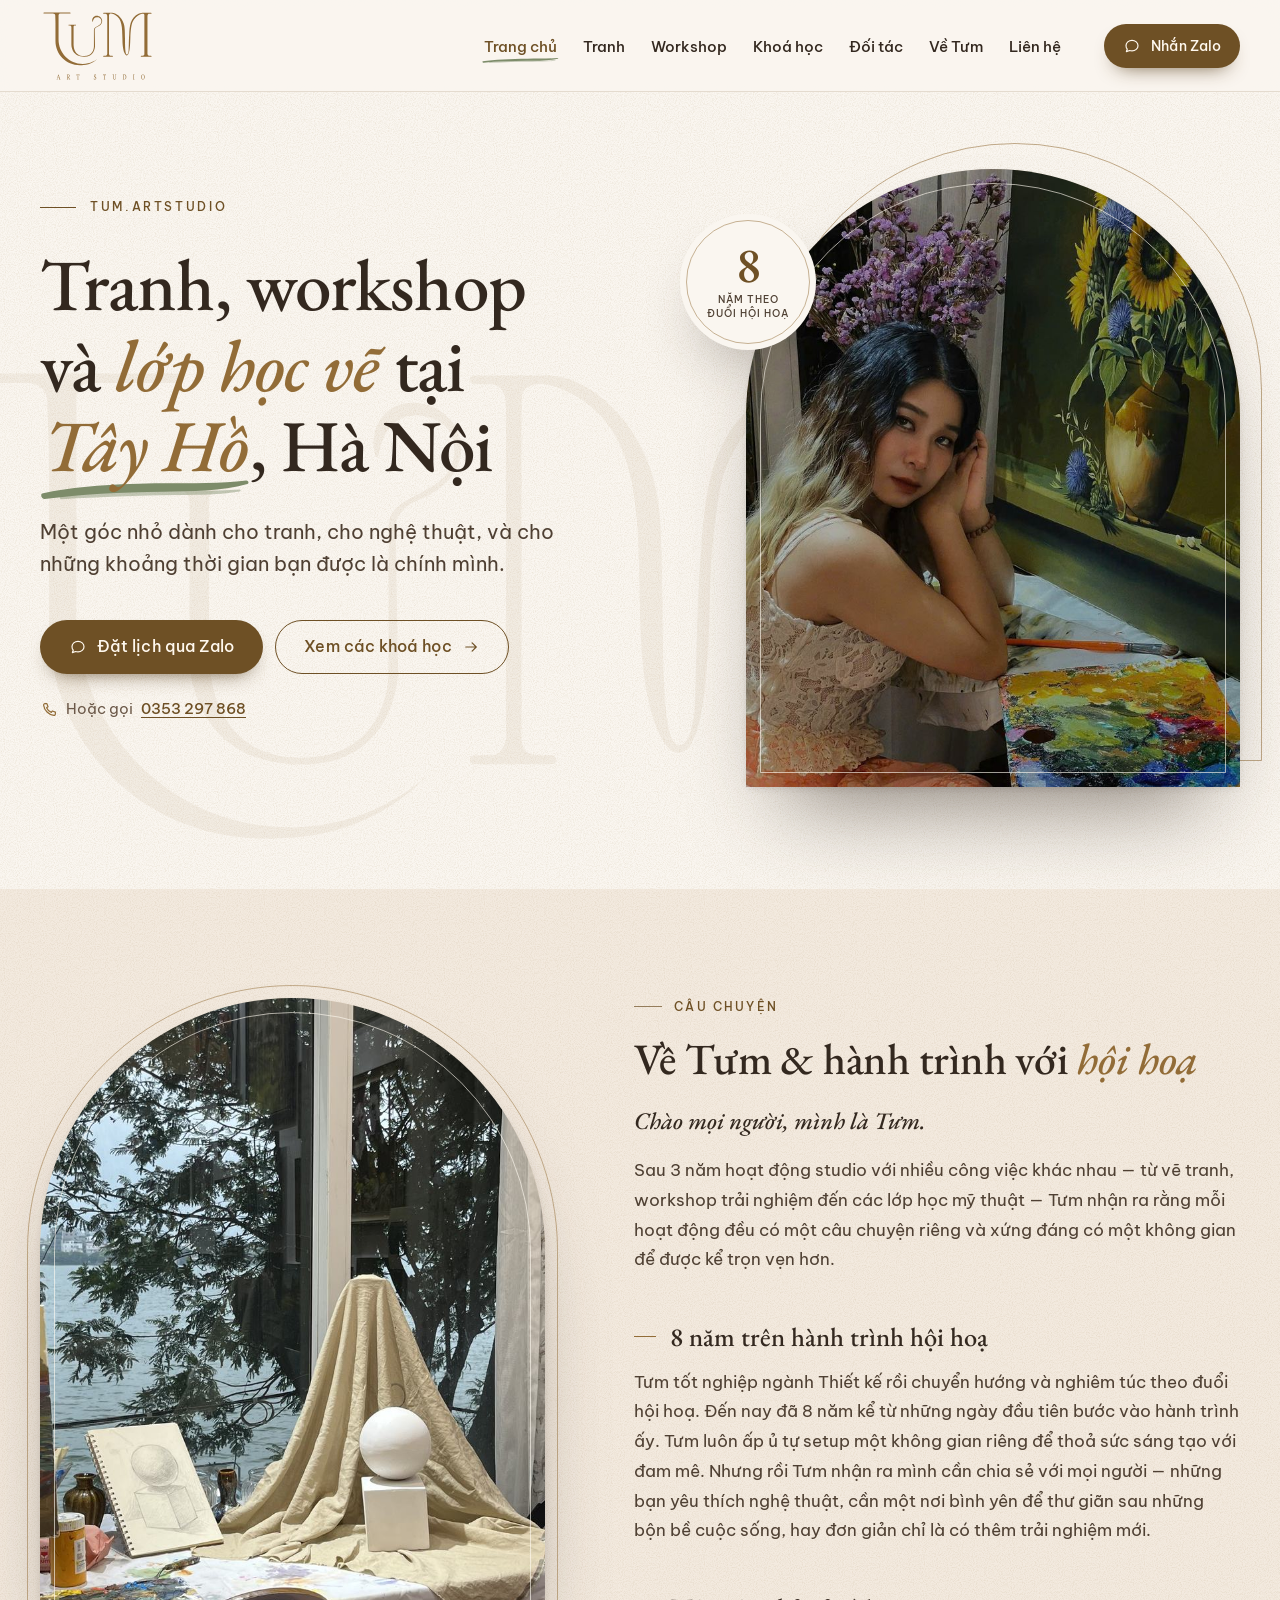
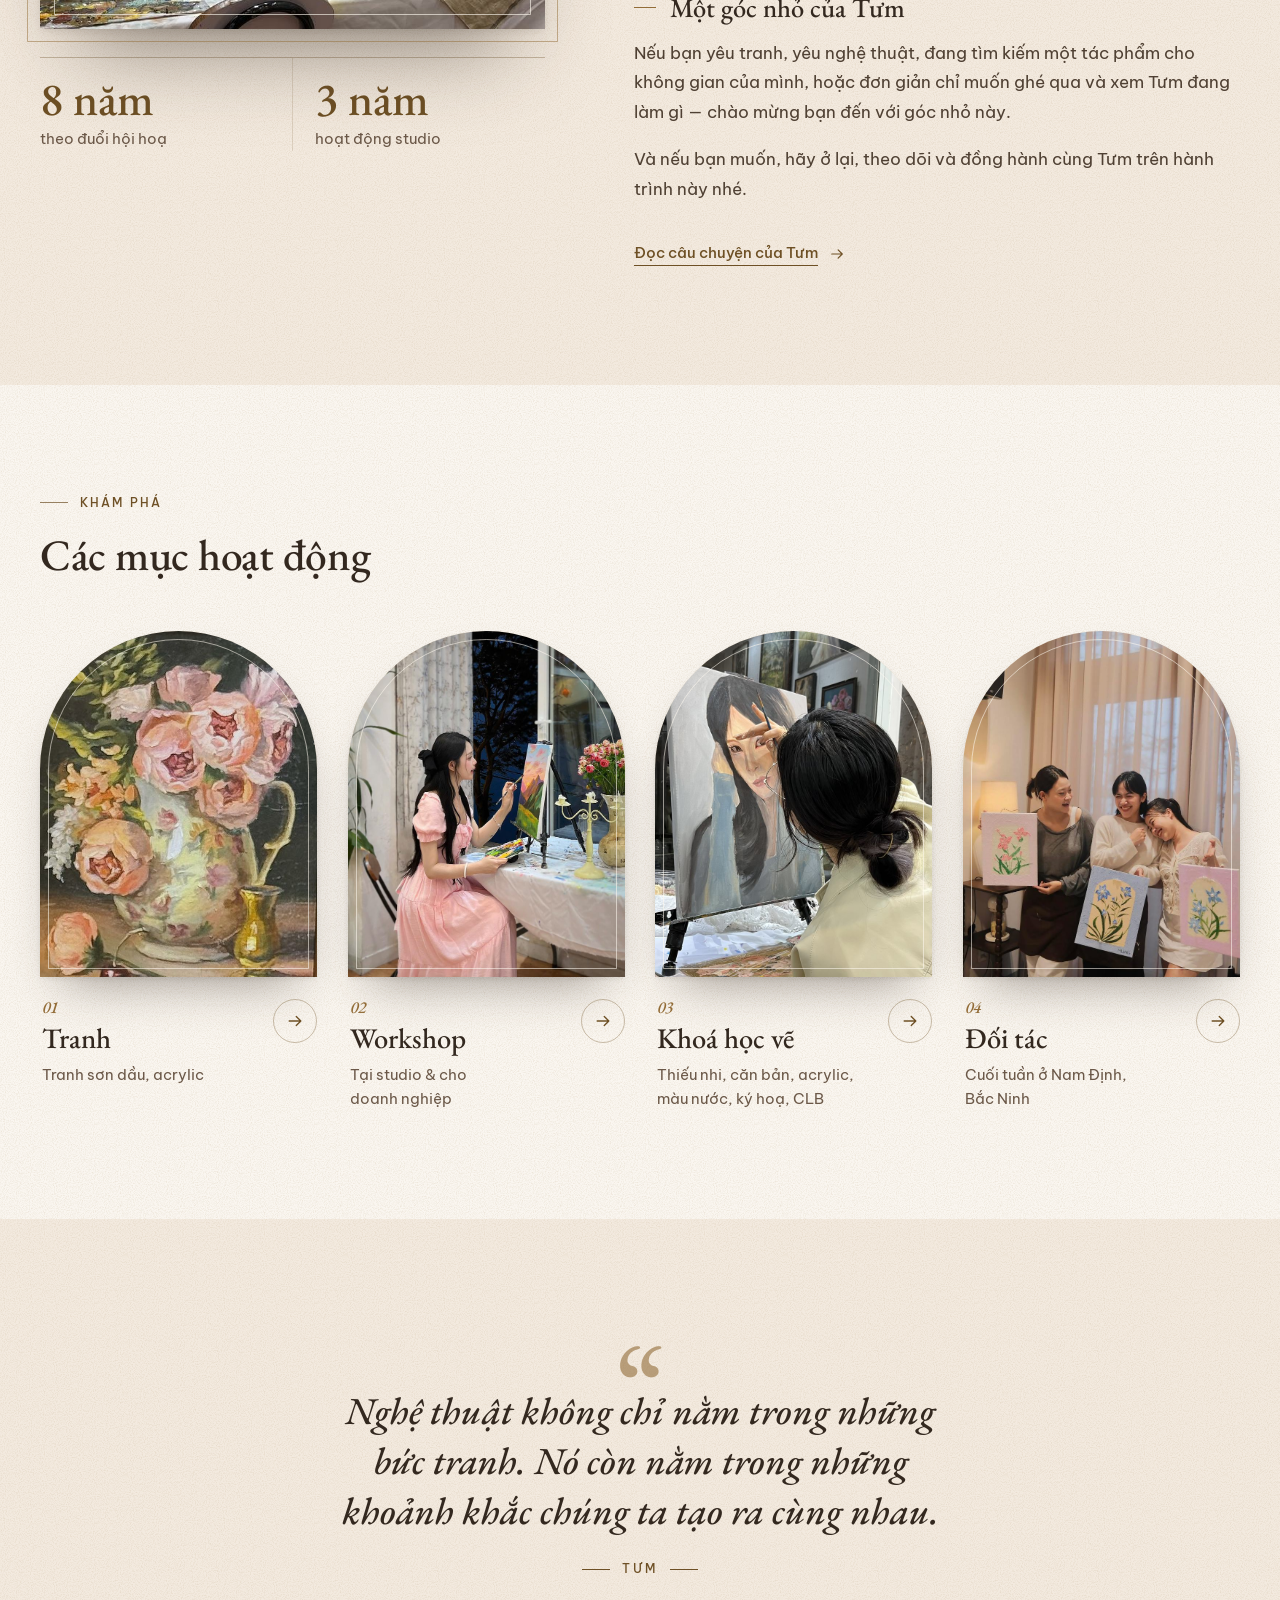
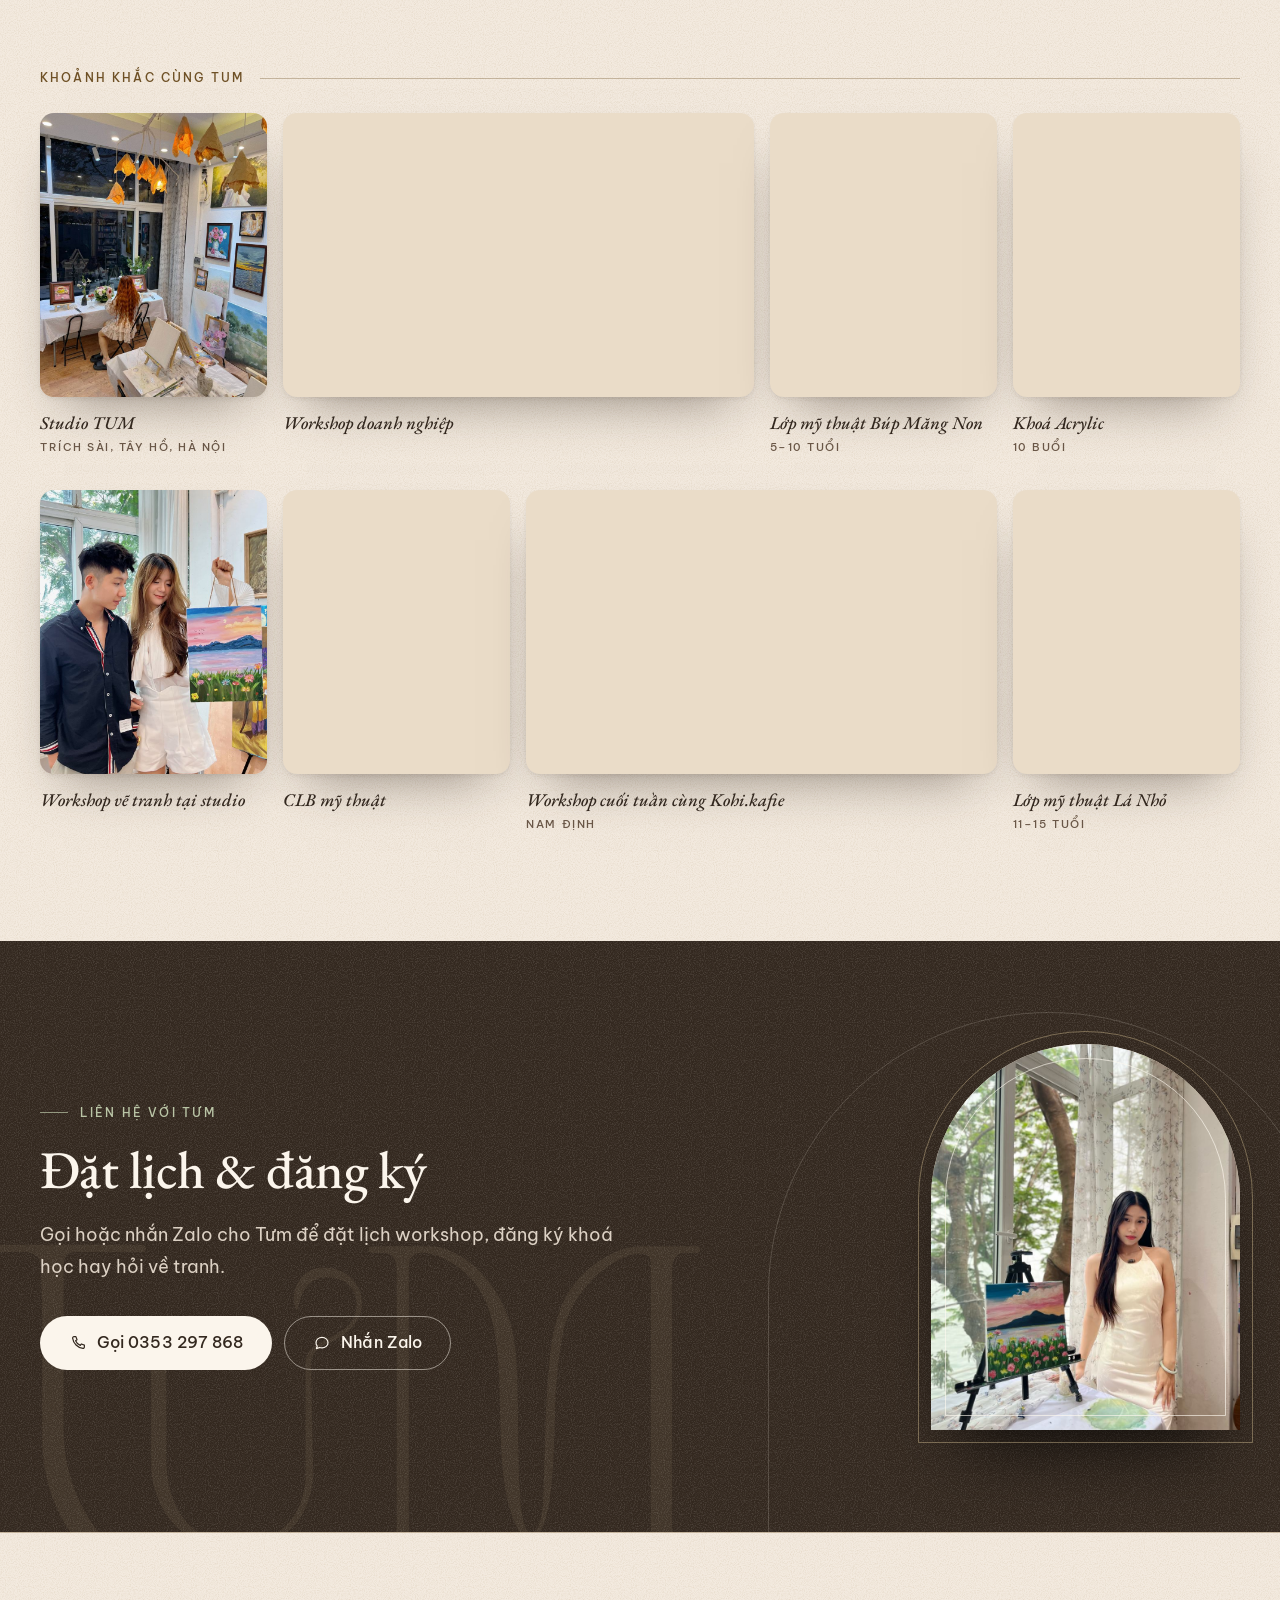
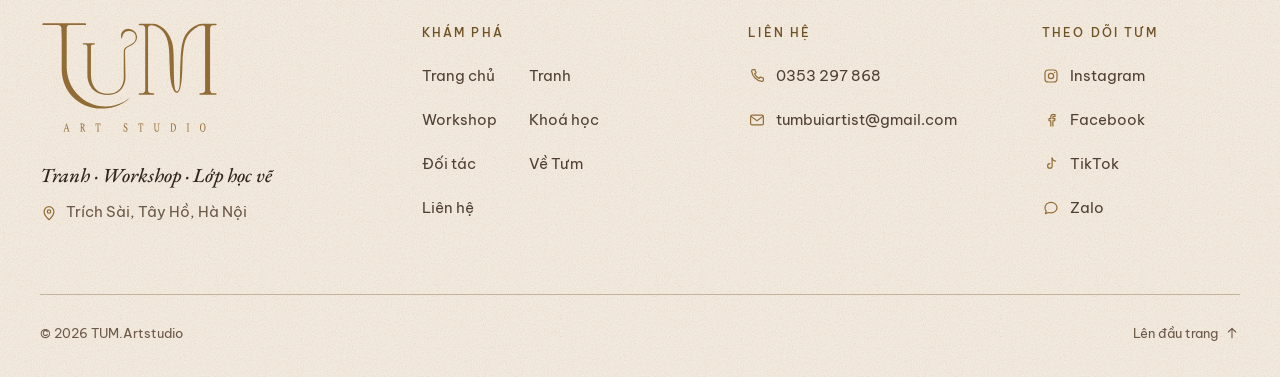
<file: index.html>
<!doctype html>
<html lang="vi">
<head>
  <meta charset="utf-8">
  <meta name="viewport" content="width=device-width, initial-scale=1">
  <script>document.documentElement.classList.add('js')</script>
  <title>TUM.Artstudio — Tranh, workshop &amp; lớp học vẽ tại Tây Hồ</title>
  <meta name="description" content="Góc nhỏ của Tưm tại Trích Sài, Tây Hồ, Hà Nội: tranh sơn dầu, acrylic, workshop vẽ tranh tại studio và cho doanh nghiệp, các khoá học vẽ cho thiếu nhi và người lớn.">
  <!-- TẠM: ẩn khỏi Google khi đang duyệt — xoá dòng dưới khi công bố chính thức -->
  <meta name="robots" content="noindex">
  <meta name="theme-color" content="#FAF6F0">
  <meta property="og:type" content="website">
  <meta property="og:locale" content="vi_VN">
  <meta property="og:site_name" content="TUM.Artstudio">
  <meta property="og:title" content="TUM.Artstudio — Tranh, workshop &amp; lớp học vẽ tại Tây Hồ">
  <meta property="og:description" content="Góc nhỏ của Tưm tại Trích Sài, Tây Hồ, Hà Nội: tranh sơn dầu, acrylic, workshop vẽ tranh tại studio và cho doanh nghiệp, các khoá học vẽ cho thiếu nhi và người lớn.">
  <meta property="og:image" content="https://adrian9596.github.io/tum-artstudio/assets/img/logo/og-image.png">
  <meta property="og:image:width" content="1200">
  <meta property="og:image:height" content="630">
  <link rel="icon" href="assets/img/logo/favicon-32.png" type="image/png" sizes="32x32">
  <link rel="icon" href="assets/img/logo/tum-favicon.svg" type="image/svg+xml">
  <link rel="apple-touch-icon" href="assets/img/logo/apple-touch-icon.png">
  <link rel="preconnect" href="https://fonts.googleapis.com">
  <link rel="preconnect" href="https://fonts.gstatic.com" crossorigin>
  <link rel="stylesheet" href="https://fonts.googleapis.com/css2?family=Be+Vietnam+Pro:wght@400;500&amp;family=EB+Garamond:ital,wght@0,500;1,500&amp;display=swap">
  <link rel="stylesheet" href="assets/css/style.css">
  <noscript><style>.menu-toggle{display:none!important}.main-nav{display:block!important;position:static!important;inset:auto!important;padding:0!important;background:none!important;overflow:visible!important;width:auto!important}.nav-top,.nav-extra{display:none!important}.nav-list{display:flex!important;flex-wrap:wrap!important;margin:0!important}.nav-list li{border:0!important}.nav-list a{min-height:44px!important;font:500 15px/1.4 "Be Vietnam Pro",sans-serif!important;padding:10px!important}.nav-list a::after{display:none!important}@media (max-width:959px){.site-header{position:relative!important}.header-bar{flex-wrap:wrap!important;padding-bottom:6px}.main-nav{order:3;width:100%!important}}</style></noscript>
</head>
<body>
<a class="skip-link" href="#main">Bỏ qua, tới nội dung chính</a>

<header class="site-header" data-header>
  <div class="container header-bar">
    <p class="brand"><a href="index.html"><img src="assets/img/logo/tum-logo.svg" width="626" height="394" alt="TUM Art Studio"></a></p>
    <nav class="main-nav" id="site-nav" aria-label="Menu chính">
      <div class="nav-top">
        <img class="nav-logo" src="assets/img/logo/tum-logo.svg" width="626" height="394" alt="">
        <button class="nav-close" type="button" aria-label="Đóng menu"><svg class="icon" width="24" height="24" viewBox="0 0 24 24" aria-hidden="true" focusable="false" fill="none" stroke="currentColor" stroke-width="1.6" stroke-linecap="round" stroke-linejoin="round"><path d="M6 6l12 12M18 6 6 18"/></svg></button>
      </div>
      <ul class="nav-list">
          <li><a href="index.html" aria-current="page">Trang chủ</a></li>
          <li><a href="tranh.html">Tranh</a></li>
          <li><a href="workshop.html">Workshop</a></li>
          <li><a href="khoa-hoc.html">Khoá học</a></li>
          <li><a href="doi-tac.html">Đối tác</a></li>
          <li><a href="ve-tum.html">Về Tưm</a></li>
          <li><a href="lien-he.html">Liên hệ</a></li>
      </ul>
      <div class="nav-extra">
        <p class="nav-extra-title">Trích Sài · Tây Hồ · Hà Nội</p>
        <div class="btn-row">
          <a class="btn btn--primary" href="tel:+84353297868"><svg class="icon" width="20" height="20" viewBox="0 0 24 24" aria-hidden="true" focusable="false" fill="none" stroke="currentColor" stroke-width="1.6" stroke-linecap="round" stroke-linejoin="round"><path d="M6.6 3.5h2.6l1.5 4.1-1.9 1.3a11.5 11.5 0 0 0 6.3 6.3l1.3-1.9 4.1 1.5v2.6a1.8 1.8 0 0 1-1.9 1.8A16.2 16.2 0 0 1 4.8 5.4a1.8 1.8 0 0 1 1.8-1.9z"/></svg><span>Gọi 0353 297 868</span></a>
          <a class="btn btn--ghost" href="https://zalo.me/0353297868" target="_blank" rel="noopener"><svg class="icon" width="20" height="20" viewBox="0 0 24 24" aria-hidden="true" focusable="false" fill="none" stroke="currentColor" stroke-width="1.6" stroke-linecap="round" stroke-linejoin="round"><path d="M20 11.5c0 4-3.6 7-8 7-1.1 0-2.2-.2-3.1-.5l-4.4 1.5 1.2-3.4A6.7 6.7 0 0 1 4 11.5c0-4 3.6-7 8-7s8 3 8 7z"/></svg><span>Nhắn Zalo</span></a>
        </div>
        <ul class="social social--nav"><li><a href="https://www.instagram.com/tum.artstudio/" target="_blank" rel="noopener"><span>Instagram</span></a></li><!-- TẠM: kiểm tra lại link Facebook --><li><a href="https://www.facebook.com/TUM.Artstudio" target="_blank" rel="noopener"><span>Facebook</span></a></li><!-- TẠM: kiểm tra lại link TikTok --><li><a href="https://www.tiktok.com/@tum.artstudio" target="_blank" rel="noopener"><span>TikTok</span></a></li><li><a href="https://zalo.me/0353297868" target="_blank" rel="noopener"><span>Zalo</span></a></li></ul>
      </div>
    </nav>
    <div class="header-actions">
      <a class="btn btn--primary btn--sm header-zalo" href="https://zalo.me/0353297868" target="_blank" rel="noopener"><svg class="icon" width="18" height="18" viewBox="0 0 24 24" aria-hidden="true" focusable="false" fill="none" stroke="currentColor" stroke-width="1.6" stroke-linecap="round" stroke-linejoin="round"><path d="M20 11.5c0 4-3.6 7-8 7-1.1 0-2.2-.2-3.1-.5l-4.4 1.5 1.2-3.4A6.7 6.7 0 0 1 4 11.5c0-4 3.6-7 8-7s8 3 8 7z"/></svg><span><span class="hide-xs">Nhắn </span>Zalo</span></a>
      <button class="menu-toggle" type="button" aria-expanded="false" aria-controls="site-nav"><span class="burger" aria-hidden="true"></span>Menu</button>
    </div>
  </div>
</header>

<main id="main">
<section class="hero">
  <div class="container hero-grid">
    <div class="hero-copy">
      <h1 class="hero-title"><span class="hero-kicker">TUM.Artstudio</span><span class="visually-hidden"> — </span><span class="hero-line">tranh, workshop và <i>lớp học vẽ</i> tại <i class="brush">Tây Hồ</i>, Hà Nội</span></h1>
      <p class="hero-promise">Một góc nhỏ dành cho tranh, cho nghệ thuật, và cho những khoảng thời gian bạn được là chính mình.</p>
      <div class="btn-row hero-actions">
        <a class="btn btn--primary btn--lg" href="https://zalo.me/0353297868" target="_blank" rel="noopener"><svg class="icon" width="20" height="20" viewBox="0 0 24 24" aria-hidden="true" focusable="false" fill="none" stroke="currentColor" stroke-width="1.6" stroke-linecap="round" stroke-linejoin="round"><path d="M20 11.5c0 4-3.6 7-8 7-1.1 0-2.2-.2-3.1-.5l-4.4 1.5 1.2-3.4A6.7 6.7 0 0 1 4 11.5c0-4 3.6-7 8-7s8 3 8 7z"/></svg><span>Đặt lịch qua Zalo</span></a>
        <a class="btn btn--ghost btn--lg" href="khoa-hoc.html"><span>Xem các khoá học</span><svg class="icon" width="20" height="20" viewBox="0 0 24 24" aria-hidden="true" focusable="false" fill="none" stroke="currentColor" stroke-width="1.6" stroke-linecap="round" stroke-linejoin="round"><path d="M5 12h14M13.5 6.5 19 12l-5.5 5.5"/></svg></a>
      </div>
      <p class="hero-call"><svg class="icon" width="18" height="18" viewBox="0 0 24 24" aria-hidden="true" focusable="false" fill="none" stroke="currentColor" stroke-width="1.6" stroke-linecap="round" stroke-linejoin="round"><path d="M6.6 3.5h2.6l1.5 4.1-1.9 1.3a11.5 11.5 0 0 0 6.3 6.3l1.3-1.9 4.1 1.5v2.6a1.8 1.8 0 0 1-1.9 1.8A16.2 16.2 0 0 1 4.8 5.4a1.8 1.8 0 0 1 1.8-1.9z"/></svg><span>Hoặc gọi</span> <a href="tel:+84353297868">0353 297 868</a></p>
    </div>
    <div class="hero-media">
      <div class="arch hero-arch"><img src="assets/img/tum/tum-huong-duong-t.jpg" srcset="assets/img/tum/tum-huong-duong-t.jpg 760w, assets/img/tum/tum-huong-duong.jpg 1041w" sizes="(max-width: 900px) 80vw, 500px" width="760" height="934" alt="Tưm bên bức tranh hoa hướng dương và bảng màu" fetchpriority="high" decoding="async" style="object-position:40% 30%"></div>
      <p class="hero-badge"><span class="hero-badge-num">8</span><span class="hero-badge-txt">năm theo đuổi hội hoạ</span></p>
    </div>
  </div>
</section>

<section class="section band about" aria-labelledby="about-title">
  <div class="container about-grid">
    <div class="about-copy">
      <p class="label">Câu chuyện</p>
      <h2 class="h2" id="about-title">Về Tưm &amp; hành trình với <i>hội hoạ</i></h2>
      <p class="lead-serif">Chào mọi người, mình là Tưm.</p>
      <p>Sau 3 năm hoạt động studio với nhiều công việc khác nhau — từ vẽ tranh, workshop trải nghiệm đến các lớp học mỹ thuật — Tưm nhận ra rằng mỗi hoạt động đều có một câu chuyện riêng và xứng đáng có một không gian để được kể trọn vẹn hơn.</p>
      <h3 class="h3-serif">8 năm trên hành trình hội hoạ</h3>
      <p>Tưm tốt nghiệp ngành Thiết kế rồi chuyển hướng và nghiêm túc theo đuổi hội hoạ. Đến nay đã 8 năm kể từ những ngày đầu tiên bước vào hành trình ấy. Tưm luôn ấp ủ tự setup một không gian riêng để thoả sức sáng tạo với đam mê. Nhưng rồi Tưm nhận ra mình cần chia sẻ với mọi người — những bạn yêu thích nghệ thuật, cần một nơi bình yên để thư giãn sau những bộn bề cuộc sống, hay đơn giản chỉ là có thêm trải nghiệm mới.</p>
      <h3 class="h3-serif">Một góc nhỏ của Tưm</h3>
      <p>Nếu bạn yêu tranh, yêu nghệ thuật, đang tìm kiếm một tác phẩm cho không gian của mình, hoặc đơn giản chỉ muốn ghé qua và xem Tưm đang làm gì — chào mừng bạn đến với góc nhỏ này.</p>
      <p>Và nếu bạn muốn, hãy ở lại, theo dõi và đồng hành cùng Tưm trên hành trình này nhé.</p>
      <p class="more-row"><a class="link-arrow" href="ve-tum.html"><span>Đọc câu chuyện của Tưm</span><svg class="icon" width="18" height="18" viewBox="0 0 24 24" aria-hidden="true" focusable="false" fill="none" stroke="currentColor" stroke-width="1.6" stroke-linecap="round" stroke-linejoin="round"><path d="M5 12h14M13.5 6.5 19 12l-5.5 5.5"/></svg></a></p>
    </div>
    <div class="about-aside">
      <div class="arch about-arch"><img src="assets/img/can-ban/cb-0094-t.jpg" srcset="assets/img/can-ban/cb-0094-t.jpg 760w, assets/img/can-ban/cb-0094.jpg 1200w" sizes="(max-width: 900px) 80vw, 460px" width="760" height="1013" alt="Mẫu tĩnh vật khối cầu thạch cao và khăn vải bên cửa sổ" loading="lazy" decoding="async"></div>
      <ul class="stats">
        <li><b>8 năm</b> theo đuổi hội hoạ</li>
        <li><b>3 năm</b> hoạt động studio</li>
      </ul>
    </div>
  </div>
</section>

<section class="section services-section" aria-labelledby="services-title">
  <div class="container">
    <div class="section-head"><p class="label">Khám phá</p><h2 class="h2" id="services-title">Các mục hoạt động</h2></div>
    <div class="services">
      <a class="service" href="tranh.html">
        <div class="arch service-media"><img src="assets/img/tranh/tranh-hoa-hong-t.jpg" srcset="assets/img/tranh/tranh-hoa-hong-t.jpg 520w, assets/img/tranh/tranh-hoa-hong.jpg 649w" sizes="(max-width: 700px) 28vw, (max-width: 1240px) 25vw, 290px" width="520" height="667" alt="" loading="lazy" decoding="async"></div>
        <div class="service-body">
          <span class="service-num" aria-hidden="true">01</span>
          <h3 class="service-title">Tranh</h3>
          <p class="service-text">Tranh sơn dầu, acrylic</p>
          <span class="service-go" aria-hidden="true"><svg class="icon" width="20" height="20" viewBox="0 0 24 24" aria-hidden="true" focusable="false" fill="none" stroke="currentColor" stroke-width="1.6" stroke-linecap="round" stroke-linejoin="round"><path d="M5 12h14M13.5 6.5 19 12l-5.5 5.5"/></svg></span>
        </div>
      </a>
      <a class="service" href="workshop.html">
        <div class="arch service-media"><img src="assets/img/studio/studio-3747-t.jpg" srcset="assets/img/studio/studio-3747-t.jpg 760w, assets/img/studio/studio-3747.jpg 1033w" sizes="(max-width: 700px) 28vw, (max-width: 1240px) 25vw, 290px" width="760" height="1177" alt="" loading="lazy" decoding="async"></div>
        <div class="service-body">
          <span class="service-num" aria-hidden="true">02</span>
          <h3 class="service-title">Workshop</h3>
          <p class="service-text">Tại studio &amp; cho doanh nghiệp</p>
          <span class="service-go" aria-hidden="true"><svg class="icon" width="20" height="20" viewBox="0 0 24 24" aria-hidden="true" focusable="false" fill="none" stroke="currentColor" stroke-width="1.6" stroke-linecap="round" stroke-linejoin="round"><path d="M5 12h14M13.5 6.5 19 12l-5.5 5.5"/></svg></span>
        </div>
      </a>
      <a class="service" href="khoa-hoc.html">
        <div class="arch service-media"><img src="assets/img/acrylic/ac-1849-t.jpg" srcset="assets/img/acrylic/ac-1849-t.jpg 760w, assets/img/acrylic/ac-1849.jpg 1200w" sizes="(max-width: 700px) 28vw, (max-width: 1240px) 25vw, 290px" width="760" height="1013" alt="" loading="lazy" decoding="async"></div>
        <div class="service-body">
          <span class="service-num" aria-hidden="true">03</span>
          <h3 class="service-title">Khoá học vẽ</h3>
          <p class="service-text">Thiếu nhi, căn bản, acrylic, màu nước, ký hoạ, CLB</p>
          <span class="service-go" aria-hidden="true"><svg class="icon" width="20" height="20" viewBox="0 0 24 24" aria-hidden="true" focusable="false" fill="none" stroke="currentColor" stroke-width="1.6" stroke-linecap="round" stroke-linejoin="round"><path d="M5 12h14M13.5 6.5 19 12l-5.5 5.5"/></svg></span>
        </div>
      </a>
      <a class="service" href="doi-tac.html">
        <div class="arch service-media"><img src="assets/img/doi-tac/kohi-1634-t.jpg" srcset="assets/img/doi-tac/kohi-1634-t.jpg 760w, assets/img/doi-tac/kohi-1634.jpg 960w" sizes="(max-width: 700px) 28vw, (max-width: 1240px) 25vw, 290px" width="760" height="1140" alt="" loading="lazy" decoding="async" style="object-position:50% 35%"></div>
        <div class="service-body">
          <span class="service-num" aria-hidden="true">04</span>
          <h3 class="service-title">Đối tác</h3>
          <p class="service-text">Cuối tuần ở Nam Định, Bắc Ninh</p>
          <span class="service-go" aria-hidden="true"><svg class="icon" width="20" height="20" viewBox="0 0 24 24" aria-hidden="true" focusable="false" fill="none" stroke="currentColor" stroke-width="1.6" stroke-linecap="round" stroke-linejoin="round"><path d="M5 12h14M13.5 6.5 19 12l-5.5 5.5"/></svg></span>
        </div>
      </a>
    </div>
  </div>
</section>

<section class="section band moments-section" aria-labelledby="moments-title">
  <div class="container">
    <blockquote class="quote">
      <p>Nghệ thuật không chỉ nằm trong những bức tranh. Nó còn nằm trong những khoảnh khắc chúng ta tạo ra cùng nhau.</p>
      <footer>Tưm</footer>
    </blockquote>
    <div class="moments-head">
      <h2 class="moments-title" id="moments-title">Khoảnh khắc cùng TUM</h2>
      <p class="swipe-hint" aria-hidden="true">Vuốt để xem thêm <svg class="icon" width="16" height="16" viewBox="0 0 24 24" aria-hidden="true" focusable="false" fill="none" stroke="currentColor" stroke-width="1.6" stroke-linecap="round" stroke-linejoin="round"><path d="M5 12h14M13.5 6.5 19 12l-5.5 5.5"/></svg></p>
    </div>
    <div class="moments" data-gallery>
      <figure class="moment">
        <a href="assets/img/studio/studio-0260.jpg" data-caption="Studio TUM · Trích Sài, Tây Hồ, Hà Nội"><img src="assets/img/studio/studio-0260-t.jpg" srcset="assets/img/studio/studio-0260-t.jpg 760w, assets/img/studio/studio-0260.jpg 1200w" sizes="(max-width: 900px) 70vw, 240px" width="760" height="1013" alt="Không gian studio với đèn giấy và những bức tranh treo tường" loading="lazy" decoding="async"></a>
        <figcaption><em>Studio TUM</em><span class="moment-meta">Trích Sài, Tây Hồ, Hà Nội</span></figcaption>
      </figure>
      <figure class="moment moment--wide">
        <a href="assets/img/doanh-nghiep/dn-3283.jpg" data-caption="Workshop doanh nghiệp"><img src="assets/img/doanh-nghiep/dn-3283-t.jpg" srcset="assets/img/doanh-nghiep/dn-3283-t.jpg 760w, assets/img/doanh-nghiep/dn-3283.jpg 1600w" sizes="(max-width: 900px) 70vw, 490px" width="760" height="507" alt="Ảnh tập thể khoe tranh sau buổi workshop doanh nghiệp" loading="lazy" decoding="async" style="object-position:50% 55%"></a>
        <figcaption><em>Workshop doanh nghiệp</em></figcaption>
      </figure>
      <figure class="moment">
        <a href="assets/img/thieu-nhi/bmn-5096.jpg" data-caption="Lớp mỹ thuật Búp Măng Non · 5–10 tuổi"><img src="assets/img/thieu-nhi/bmn-5096-t.jpg" srcset="assets/img/thieu-nhi/bmn-5096-t.jpg 760w, assets/img/thieu-nhi/bmn-5096.jpg 1200w" sizes="(max-width: 900px) 70vw, 240px" width="760" height="1013" alt="Bé gái bên bức tranh biển hoàng hôn vừa hoàn thành" loading="lazy" decoding="async"></a>
        <figcaption><em>Lớp mỹ thuật Búp Măng Non</em><span class="moment-meta">5–10 tuổi</span></figcaption>
      </figure>
      <figure class="moment">
        <a href="assets/img/acrylic/ac-5851.jpg" data-caption="Khoá Acrylic · 10 buổi"><img src="assets/img/acrylic/ac-5851-t.jpg" srcset="assets/img/acrylic/ac-5851-t.jpg 760w, assets/img/acrylic/ac-5851.jpg 1200w" sizes="(max-width: 900px) 70vw, 240px" width="760" height="1013" alt="Học viên vẽ bức tranh ngựa trắng và hoa hồng" loading="lazy" decoding="async"></a>
        <figcaption><em>Khoá Acrylic</em><span class="moment-meta">10 buổi</span></figcaption>
      </figure>
      <figure class="moment">
        <a href="assets/img/studio/studio-2817.jpg" data-caption="Workshop vẽ tranh tại studio"><img src="assets/img/studio/studio-2817-t.jpg" srcset="assets/img/studio/studio-2817-t.jpg 760w, assets/img/studio/studio-2817.jpg 1270w" sizes="(max-width: 900px) 70vw, 240px" width="760" height="957" alt="Hai bạn cùng khoe tranh sau buổi workshop" loading="lazy" decoding="async"></a>
        <figcaption><em>Workshop vẽ tranh tại studio</em></figcaption>
      </figure>
      <figure class="moment">
        <a href="assets/img/clb/clb-7875.jpg" data-caption="CLB mỹ thuật"><img src="assets/img/clb/clb-7875-t.jpg" srcset="assets/img/clb/clb-7875-t.jpg 760w, assets/img/clb/clb-7875.jpg 1200w" sizes="(max-width: 900px) 70vw, 240px" width="760" height="1013" alt="Thành viên CLB vẽ bức tranh hoa khổ lớn" loading="lazy" decoding="async"></a>
        <figcaption><em>CLB mỹ thuật</em></figcaption>
      </figure>
      <figure class="moment moment--wide">
        <a href="assets/img/doi-tac/kohi-1631.jpg" data-caption="Workshop cuối tuần cùng Kohi.kafie · Nam Định"><img src="assets/img/doi-tac/kohi-1631-t.jpg" srcset="assets/img/doi-tac/kohi-1631-t.jpg 760w, assets/img/doi-tac/kohi-1631.jpg 1440w" sizes="(max-width: 900px) 70vw, 490px" width="760" height="507" alt="Học viên khoe tranh biển trước quán Kohi.kafie" loading="lazy" decoding="async" style="object-position:50% 40%"></a>
        <figcaption><em>Workshop cuối tuần cùng Kohi.kafie</em><span class="moment-meta">Nam Định</span></figcaption>
      </figure>
      <figure class="moment">
        <a href="assets/img/thieu-nhi/ln-9883.jpg" data-caption="Lớp mỹ thuật Lá Nhỏ · 11–15 tuổi"><img src="assets/img/thieu-nhi/ln-9883-t.jpg" srcset="assets/img/thieu-nhi/ln-9883-t.jpg 760w, assets/img/thieu-nhi/ln-9883.jpg 1200w" sizes="(max-width: 900px) 70vw, 240px" width="760" height="1013" alt="Bạn nhỏ vẽ chân dung nhân vật anime" loading="lazy" decoding="async"></a>
        <figcaption><em>Lớp mỹ thuật Lá Nhỏ</em><span class="moment-meta">11–15 tuổi</span></figcaption>
      </figure>
    </div>
  </div>
</section>

<section class="cta-band" aria-labelledby="cta-title">
  <div class="container cta-grid">
    <div class="cta-copy">
      <p class="label label--light">Liên hệ với Tưm</p>
      <h2 class="cta-title" id="cta-title">Đặt lịch &amp; đăng ký</h2>
      <p class="cta-text">Gọi hoặc nhắn Zalo cho Tưm để đặt lịch workshop, đăng ký khoá học hay hỏi về tranh.</p>
      <div class="btn-row">
        <a class="btn btn--light btn--lg" href="tel:+84353297868"><svg class="icon" width="20" height="20" viewBox="0 0 24 24" aria-hidden="true" focusable="false" fill="none" stroke="currentColor" stroke-width="1.6" stroke-linecap="round" stroke-linejoin="round"><path d="M6.6 3.5h2.6l1.5 4.1-1.9 1.3a11.5 11.5 0 0 0 6.3 6.3l1.3-1.9 4.1 1.5v2.6a1.8 1.8 0 0 1-1.9 1.8A16.2 16.2 0 0 1 4.8 5.4a1.8 1.8 0 0 1 1.8-1.9z"/></svg><span>Gọi 0353 297 868</span></a>
        <a class="btn btn--outline-light btn--lg" href="https://zalo.me/0353297868" target="_blank" rel="noopener"><svg class="icon" width="20" height="20" viewBox="0 0 24 24" aria-hidden="true" focusable="false" fill="none" stroke="currentColor" stroke-width="1.6" stroke-linecap="round" stroke-linejoin="round"><path d="M20 11.5c0 4-3.6 7-8 7-1.1 0-2.2-.2-3.1-.5l-4.4 1.5 1.2-3.4A6.7 6.7 0 0 1 4 11.5c0-4 3.6-7 8-7s8 3 8 7z"/></svg><span>Nhắn Zalo</span></a>
      </div>
    </div>
    <div class="cta-media" aria-hidden="true">
      <div class="arch cta-arch"><img src="assets/img/studio/studio-2805-t.jpg" srcset="assets/img/studio/studio-2805-t.jpg 760w, assets/img/studio/studio-2805.jpg 1200w" sizes="(max-width: 900px) 40vw, 320px" width="760" height="1013" alt="" loading="lazy" decoding="async" style="object-position:50% 30%"></div>
    </div>
  </div>
</section>
</main>

<footer class="site-footer">
  <div class="container footer-grid">
    <div class="footer-brand">
      <a class="footer-logo" href="index.html"><img src="assets/img/logo/tum-logo.svg" width="626" height="394" alt="TUM Art Studio" loading="lazy" decoding="async"></a>
      <p class="footer-tagline">Tranh · Workshop · Lớp học vẽ</p>
      <p class="footer-addr"><svg class="icon" width="18" height="18" viewBox="0 0 24 24" aria-hidden="true" focusable="false" fill="none" stroke="currentColor" stroke-width="1.6" stroke-linecap="round" stroke-linejoin="round"><path d="M12 21s-6.5-5.7-6.5-11a6.5 6.5 0 0 1 13 0c0 5.3-6.5 11-6.5 11z"/><circle cx="12" cy="10" r="2.3"/></svg><span>Trích Sài, Tây Hồ, Hà Nội</span></p>
    </div>
    <div class="footer-col footer-col--nav">
      <p class="footer-title">Khám phá</p>
      <ul class="footer-links footer-links--2">
          <li><a href="index.html">Trang chủ</a></li>
          <li><a href="tranh.html">Tranh</a></li>
          <li><a href="workshop.html">Workshop</a></li>
          <li><a href="khoa-hoc.html">Khoá học</a></li>
          <li><a href="doi-tac.html">Đối tác</a></li>
          <li><a href="ve-tum.html">Về Tưm</a></li>
          <li><a href="lien-he.html">Liên hệ</a></li>
      </ul>
    </div>
    <div class="footer-col footer-col--contact">
      <p class="footer-title">Liên hệ</p>
      <ul class="footer-links">
        <li><a href="tel:+84353297868"><svg class="icon" width="18" height="18" viewBox="0 0 24 24" aria-hidden="true" focusable="false" fill="none" stroke="currentColor" stroke-width="1.6" stroke-linecap="round" stroke-linejoin="round"><path d="M6.6 3.5h2.6l1.5 4.1-1.9 1.3a11.5 11.5 0 0 0 6.3 6.3l1.3-1.9 4.1 1.5v2.6a1.8 1.8 0 0 1-1.9 1.8A16.2 16.2 0 0 1 4.8 5.4a1.8 1.8 0 0 1 1.8-1.9z"/></svg><span>0353 297 868</span></a></li>
        <li><a href="mailto:tumbuiartist@gmail.com"><svg class="icon" width="18" height="18" viewBox="0 0 24 24" aria-hidden="true" focusable="false" fill="none" stroke="currentColor" stroke-width="1.6" stroke-linecap="round" stroke-linejoin="round"><rect x="3.5" y="5.5" width="17" height="13" rx="2"/><path d="m4.5 7.5 7.5 5.5 7.5-5.5"/></svg><span>tumbuiartist@gmail.com</span></a></li>
      </ul>
    </div>
    <div class="footer-col footer-col--social">
      <p class="footer-title">Theo dõi Tưm</p>
      <ul class="social social--footer"><li><a href="https://www.instagram.com/tum.artstudio/" target="_blank" rel="noopener"><svg class="icon" width="18" height="18" viewBox="0 0 24 24" aria-hidden="true" focusable="false" fill="none" stroke="currentColor" stroke-width="1.6" stroke-linecap="round" stroke-linejoin="round"><rect x="4" y="4" width="16" height="16" rx="4.5"/><circle cx="12" cy="12" r="3.5"/><circle cx="16.8" cy="7.2" r=".9" fill="currentColor" stroke="none"/></svg><span>Instagram</span></a></li><!-- TẠM: kiểm tra lại link Facebook --><li><a href="https://www.facebook.com/TUM.Artstudio" target="_blank" rel="noopener"><svg class="icon" width="18" height="18" viewBox="0 0 24 24" aria-hidden="true" focusable="false" fill="none" stroke="currentColor" stroke-width="1.6" stroke-linecap="round" stroke-linejoin="round"><path d="M14.5 20v-7h2.4l.4-2.8h-2.8V8.6c0-.8.3-1.4 1.4-1.4h1.5V4.7c-.3 0-1.1-.1-2.1-.1-2.1 0-3.6 1.3-3.6 3.7v1.9h-2.4V13h2.4v7"/></svg><span>Facebook</span></a></li><!-- TẠM: kiểm tra lại link TikTok --><li><a href="https://www.tiktok.com/@tum.artstudio" target="_blank" rel="noopener"><svg class="icon" width="18" height="18" viewBox="0 0 24 24" aria-hidden="true" focusable="false" fill="none" stroke="currentColor" stroke-width="1.6" stroke-linecap="round" stroke-linejoin="round"><path d="M13.5 4v10.5a3 3 0 1 1-3-3"/><path d="M13.5 4c.3 2.3 1.9 3.9 4.5 4.1"/></svg><span>TikTok</span></a></li><li><a href="https://zalo.me/0353297868" target="_blank" rel="noopener"><svg class="icon" width="18" height="18" viewBox="0 0 24 24" aria-hidden="true" focusable="false" fill="none" stroke="currentColor" stroke-width="1.6" stroke-linecap="round" stroke-linejoin="round"><path d="M20 11.5c0 4-3.6 7-8 7-1.1 0-2.2-.2-3.1-.5l-4.4 1.5 1.2-3.4A6.7 6.7 0 0 1 4 11.5c0-4 3.6-7 8-7s8 3 8 7z"/></svg><span>Zalo</span></a></li></ul>
    </div>
  </div>
  <div class="container footer-bottom">
    <p class="copy">© <span data-year>2026</span> TUM.Artstudio</p>
    <p class="footer-top"><a href="#main">Lên đầu trang <svg class="icon icon--up" width="16" height="16" viewBox="0 0 24 24" aria-hidden="true" focusable="false" fill="none" stroke="currentColor" stroke-width="1.6" stroke-linecap="round" stroke-linejoin="round"><path d="M12 5v14M6.5 13.5 12 19l5.5-5.5"/></svg></a></p>
  </div>
</footer>

<script src="assets/js/main.js" defer></script>
</body>
</html>
</file>
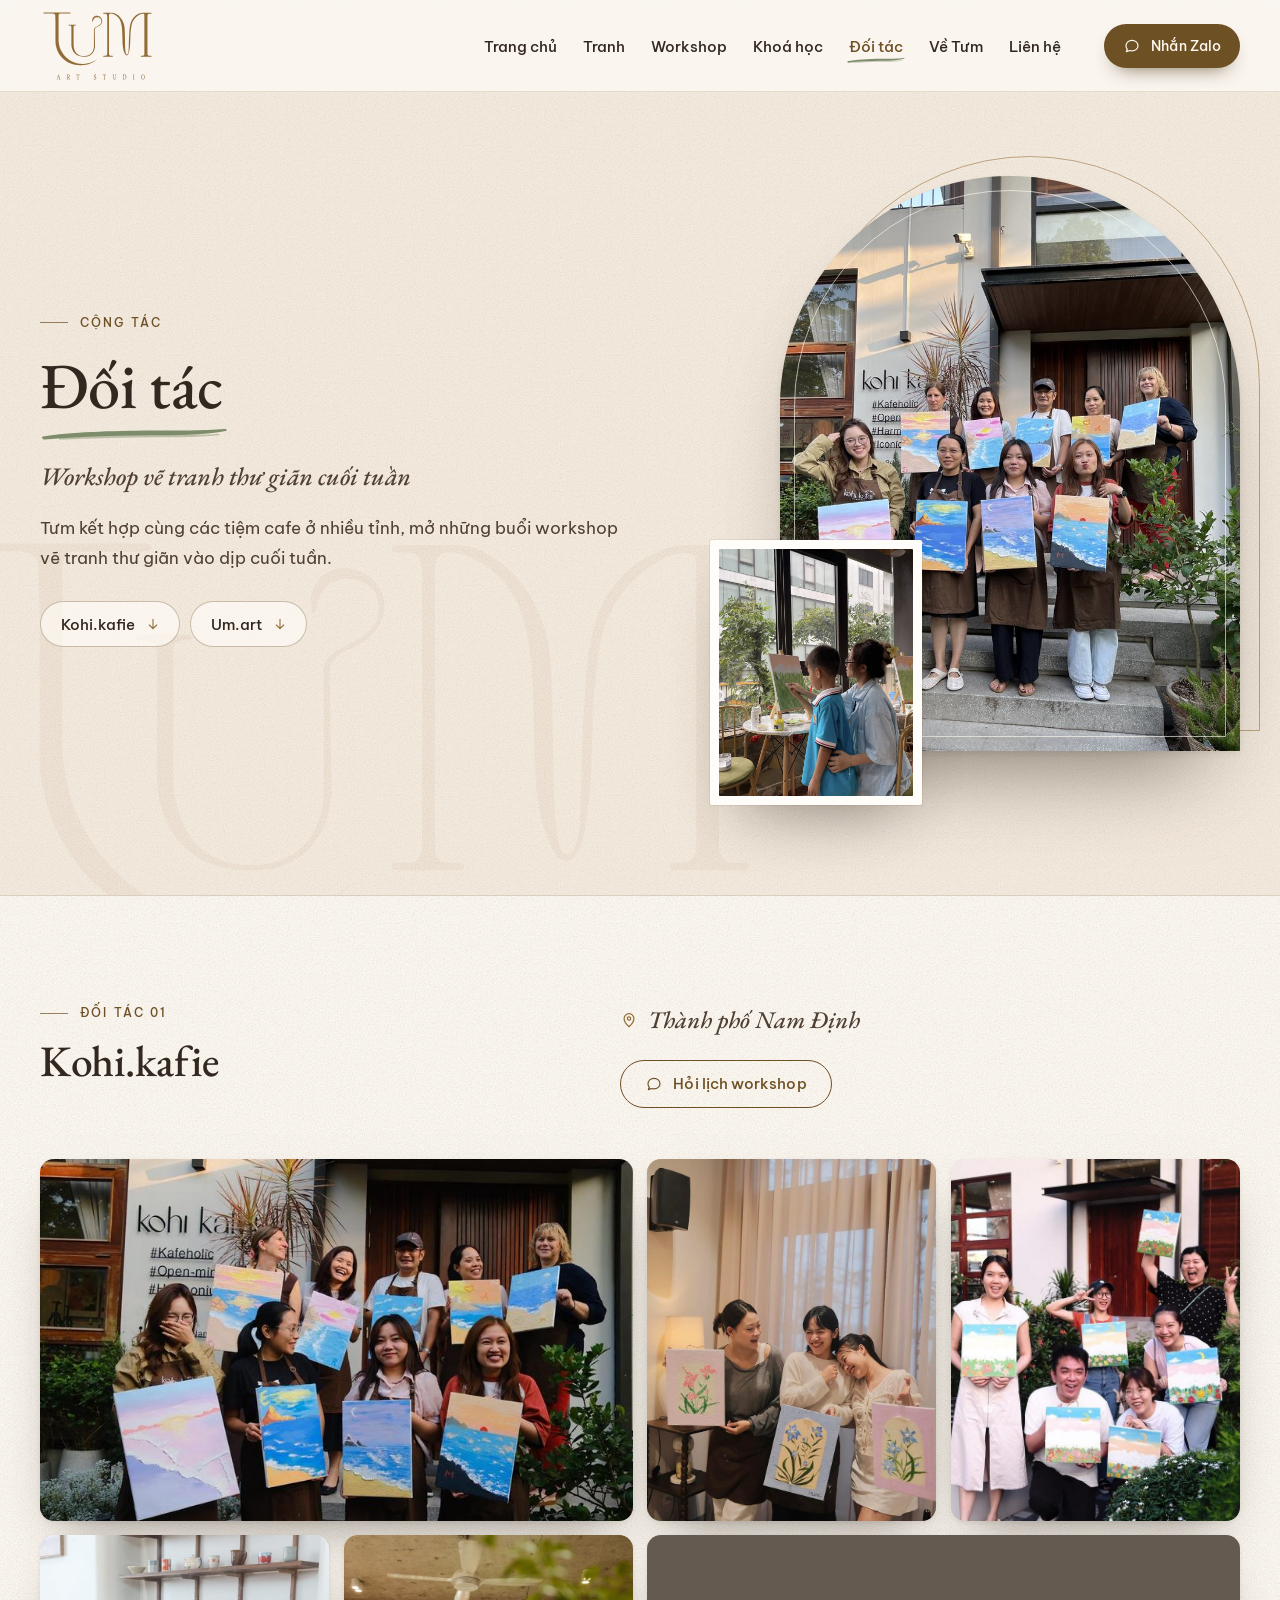
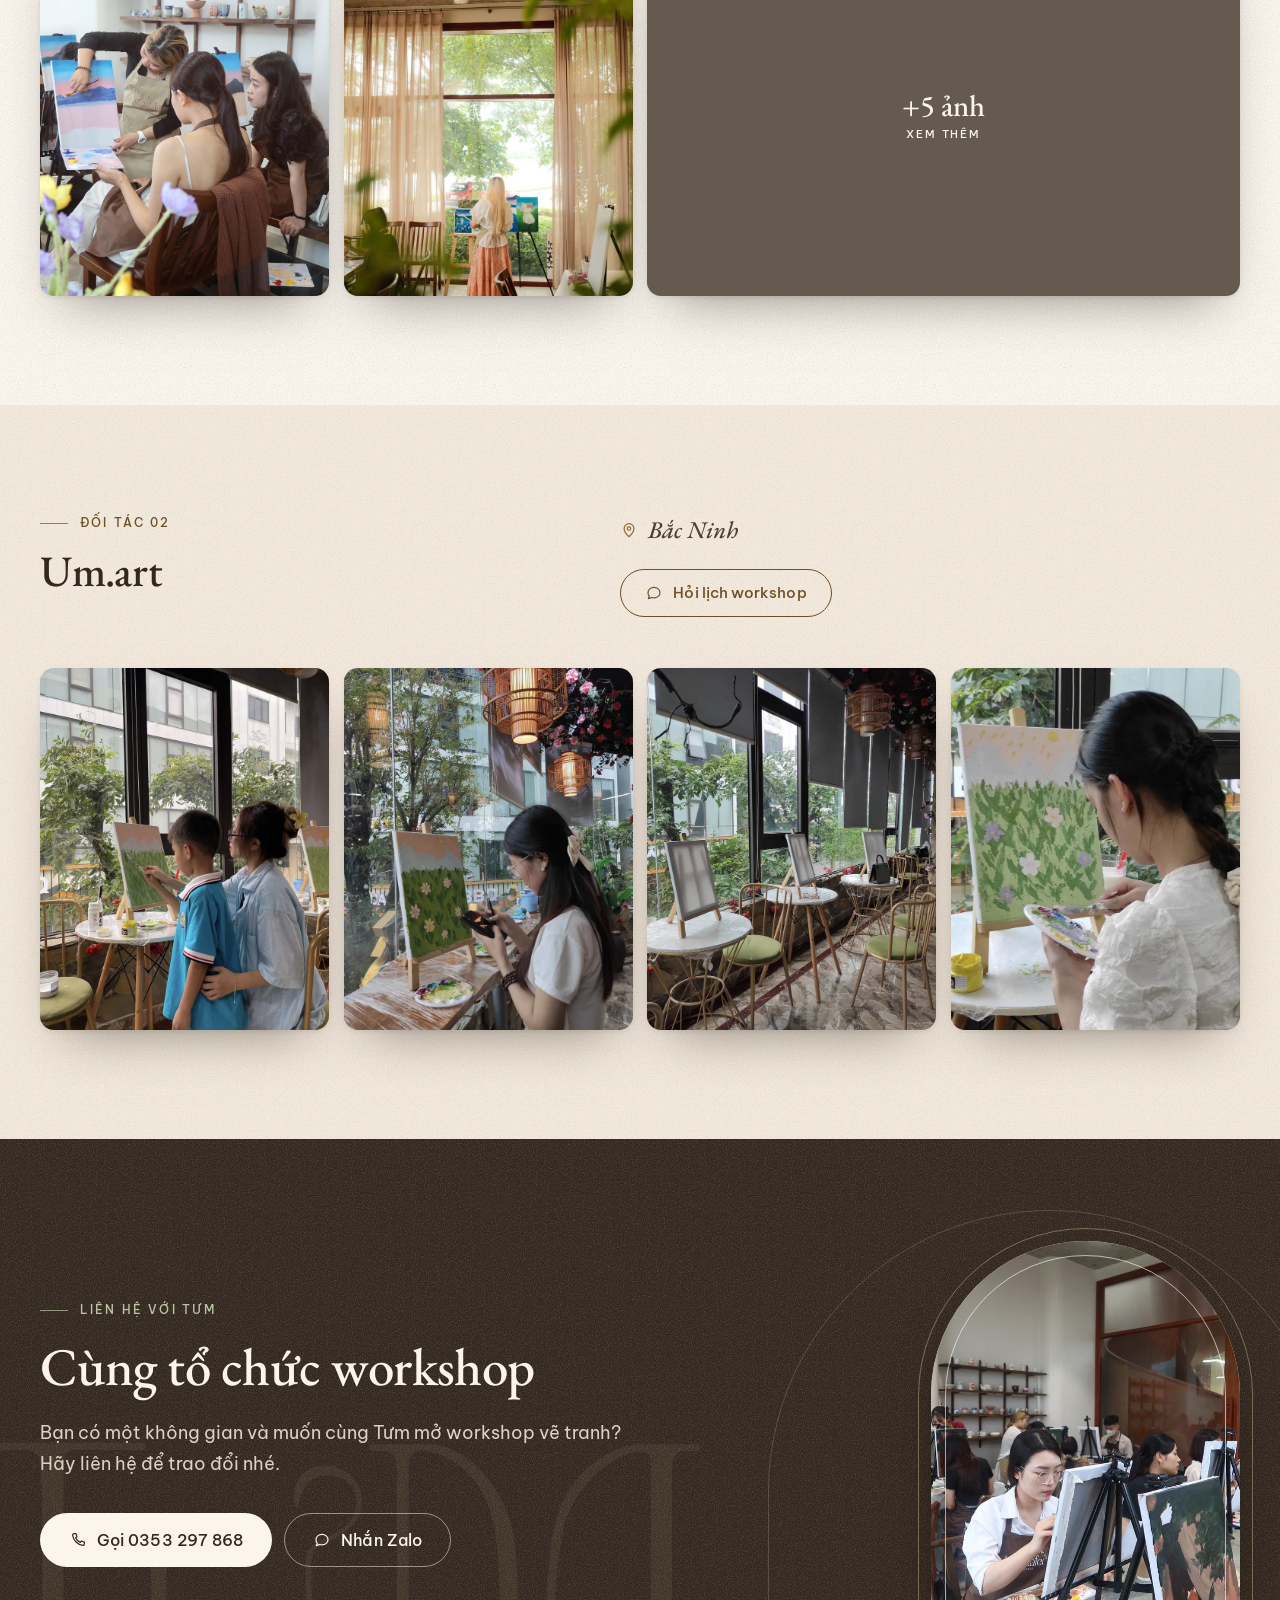
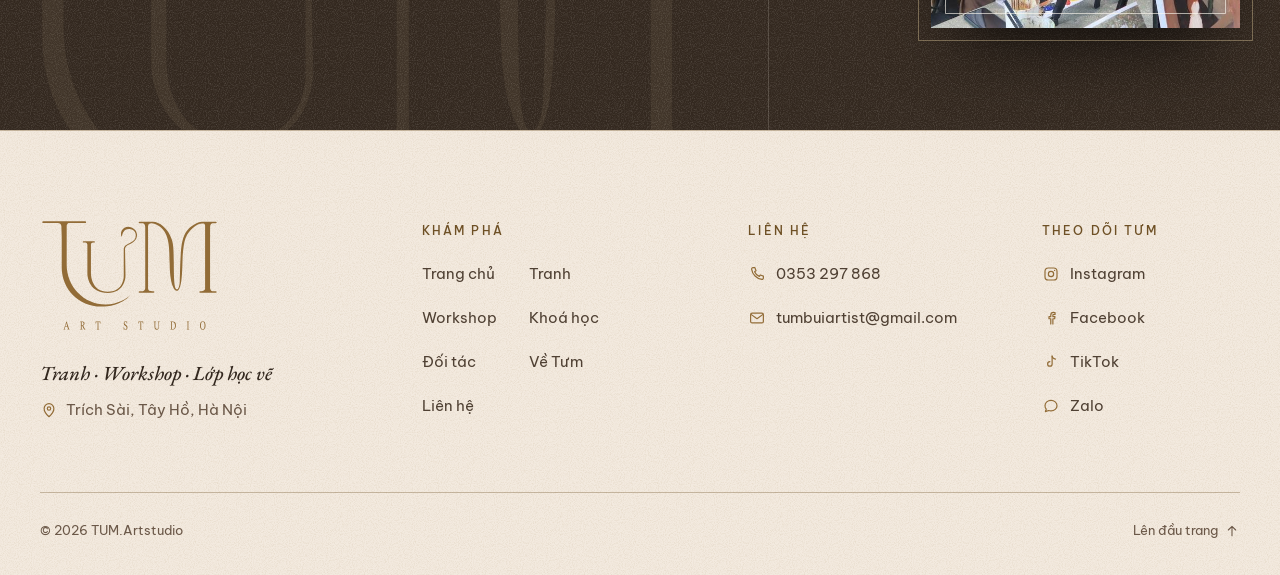
<file: doi-tac.html>
<!doctype html>
<html lang="vi">
<head>
  <meta charset="utf-8">
  <meta name="viewport" content="width=device-width, initial-scale=1">
  <script>document.documentElement.classList.add('js')</script>
  <title>Đối tác — TUM.Artstudio</title>
  <meta name="description" content="Workshop vẽ tranh cuối tuần cùng các tiệm cafe đối tác: Kohi.kafie (Nam Định) và Um.art (Bắc Ninh).">
  <!-- TẠM: ẩn khỏi Google khi đang duyệt — xoá dòng dưới khi công bố chính thức -->
  <meta name="robots" content="noindex">
  <meta name="theme-color" content="#FAF6F0">
  <meta property="og:type" content="website">
  <meta property="og:locale" content="vi_VN">
  <meta property="og:site_name" content="TUM.Artstudio">
  <meta property="og:title" content="Đối tác — TUM.Artstudio">
  <meta property="og:description" content="Workshop vẽ tranh cuối tuần cùng các tiệm cafe đối tác: Kohi.kafie (Nam Định) và Um.art (Bắc Ninh).">
  <meta property="og:image" content="https://adrian9596.github.io/tum-artstudio/assets/img/logo/og-image.png">
  <meta property="og:image:width" content="1200">
  <meta property="og:image:height" content="630">
  <link rel="icon" href="assets/img/logo/favicon-32.png" type="image/png" sizes="32x32">
  <link rel="icon" href="assets/img/logo/tum-favicon.svg" type="image/svg+xml">
  <link rel="apple-touch-icon" href="assets/img/logo/apple-touch-icon.png">
  <link rel="preconnect" href="https://fonts.googleapis.com">
  <link rel="preconnect" href="https://fonts.gstatic.com" crossorigin>
  <link rel="stylesheet" href="https://fonts.googleapis.com/css2?family=Be+Vietnam+Pro:wght@400;500&amp;family=EB+Garamond:ital,wght@0,500;1,500&amp;display=swap">
  <link rel="stylesheet" href="assets/css/style.css">
  <noscript><style>.menu-toggle{display:none!important}.main-nav{display:block!important;position:static!important;inset:auto!important;padding:0!important;background:none!important;overflow:visible!important;width:auto!important}.nav-top,.nav-extra{display:none!important}.nav-list{display:flex!important;flex-wrap:wrap!important;margin:0!important}.nav-list li{border:0!important}.nav-list a{min-height:44px!important;font:500 15px/1.4 "Be Vietnam Pro",sans-serif!important;padding:10px!important}.nav-list a::after{display:none!important}@media (max-width:959px){.site-header{position:relative!important}.header-bar{flex-wrap:wrap!important;padding-bottom:6px}.main-nav{order:3;width:100%!important}}</style></noscript>
</head>
<body>
<a class="skip-link" href="#main">Bỏ qua, tới nội dung chính</a>

<header class="site-header" data-header>
  <div class="container header-bar">
    <p class="brand"><a href="index.html"><img src="assets/img/logo/tum-logo.svg" width="626" height="394" alt="TUM Art Studio"></a></p>
    <nav class="main-nav" id="site-nav" aria-label="Menu chính">
      <div class="nav-top">
        <img class="nav-logo" src="assets/img/logo/tum-logo.svg" width="626" height="394" alt="">
        <button class="nav-close" type="button" aria-label="Đóng menu"><svg class="icon" width="24" height="24" viewBox="0 0 24 24" aria-hidden="true" focusable="false" fill="none" stroke="currentColor" stroke-width="1.6" stroke-linecap="round" stroke-linejoin="round"><path d="M6 6l12 12M18 6 6 18"/></svg></button>
      </div>
      <ul class="nav-list">
          <li><a href="index.html">Trang chủ</a></li>
          <li><a href="tranh.html">Tranh</a></li>
          <li><a href="workshop.html">Workshop</a></li>
          <li><a href="khoa-hoc.html">Khoá học</a></li>
          <li><a href="doi-tac.html" aria-current="page">Đối tác</a></li>
          <li><a href="ve-tum.html">Về Tưm</a></li>
          <li><a href="lien-he.html">Liên hệ</a></li>
      </ul>
      <div class="nav-extra">
        <p class="nav-extra-title">Trích Sài · Tây Hồ · Hà Nội</p>
        <div class="btn-row">
          <a class="btn btn--primary" href="tel:+84353297868"><svg class="icon" width="20" height="20" viewBox="0 0 24 24" aria-hidden="true" focusable="false" fill="none" stroke="currentColor" stroke-width="1.6" stroke-linecap="round" stroke-linejoin="round"><path d="M6.6 3.5h2.6l1.5 4.1-1.9 1.3a11.5 11.5 0 0 0 6.3 6.3l1.3-1.9 4.1 1.5v2.6a1.8 1.8 0 0 1-1.9 1.8A16.2 16.2 0 0 1 4.8 5.4a1.8 1.8 0 0 1 1.8-1.9z"/></svg><span>Gọi 0353 297 868</span></a>
          <a class="btn btn--ghost" href="https://zalo.me/0353297868" target="_blank" rel="noopener"><svg class="icon" width="20" height="20" viewBox="0 0 24 24" aria-hidden="true" focusable="false" fill="none" stroke="currentColor" stroke-width="1.6" stroke-linecap="round" stroke-linejoin="round"><path d="M20 11.5c0 4-3.6 7-8 7-1.1 0-2.2-.2-3.1-.5l-4.4 1.5 1.2-3.4A6.7 6.7 0 0 1 4 11.5c0-4 3.6-7 8-7s8 3 8 7z"/></svg><span>Nhắn Zalo</span></a>
        </div>
        <ul class="social social--nav"><li><a href="https://www.instagram.com/tum.artstudio/" target="_blank" rel="noopener"><span>Instagram</span></a></li><!-- TẠM: kiểm tra lại link Facebook --><li><a href="https://www.facebook.com/TUM.Artstudio" target="_blank" rel="noopener"><span>Facebook</span></a></li><!-- TẠM: kiểm tra lại link TikTok --><li><a href="https://www.tiktok.com/@tum.artstudio" target="_blank" rel="noopener"><span>TikTok</span></a></li><li><a href="https://zalo.me/0353297868" target="_blank" rel="noopener"><span>Zalo</span></a></li></ul>
      </div>
    </nav>
    <div class="header-actions">
      <a class="btn btn--primary btn--sm header-zalo" href="https://zalo.me/0353297868" target="_blank" rel="noopener"><svg class="icon" width="18" height="18" viewBox="0 0 24 24" aria-hidden="true" focusable="false" fill="none" stroke="currentColor" stroke-width="1.6" stroke-linecap="round" stroke-linejoin="round"><path d="M20 11.5c0 4-3.6 7-8 7-1.1 0-2.2-.2-3.1-.5l-4.4 1.5 1.2-3.4A6.7 6.7 0 0 1 4 11.5c0-4 3.6-7 8-7s8 3 8 7z"/></svg><span><span class="hide-xs">Nhắn </span>Zalo</span></a>
      <button class="menu-toggle" type="button" aria-expanded="false" aria-controls="site-nav"><span class="burger" aria-hidden="true"></span>Menu</button>
    </div>
  </div>
</header>

<main id="main">
<section class="page-head">
  <div class="container page-head-grid">
    <div class="page-head-copy">
      <p class="label">Cộng tác</p>
      <h1 class="page-title">Đối tác</h1>
      <p class="page-sub">Workshop vẽ tranh thư giãn cuối tuần</p>
      <div class="page-intro"><p>Tưm kết hợp cùng các tiệm cafe ở nhiều tỉnh, mở những buổi workshop vẽ tranh thư giãn vào dịp cuối tuần.</p></div>
      <ul class="jumps"><li><a href="#kohi-kafie"><span>Kohi.kafie</span><svg class="icon" width="16" height="16" viewBox="0 0 24 24" aria-hidden="true" focusable="false" fill="none" stroke="currentColor" stroke-width="1.6" stroke-linecap="round" stroke-linejoin="round"><path d="M12 5v14M6.5 13.5 12 19l5.5-5.5"/></svg></a></li><li><a href="#um-art"><span>Um.art</span><svg class="icon" width="16" height="16" viewBox="0 0 24 24" aria-hidden="true" focusable="false" fill="none" stroke="currentColor" stroke-width="1.6" stroke-linecap="round" stroke-linejoin="round"><path d="M12 5v14M6.5 13.5 12 19l5.5-5.5"/></svg></a></li></ul>
    </div>
    <div class="head-media has-inset">
      <div class="arch head-arch"><img src="assets/img/doi-tac/kohi-6273-t.jpg" srcset="assets/img/doi-tac/kohi-6273-t.jpg 760w, assets/img/doi-tac/kohi-6273.jpg 1200w" sizes="(max-width: 900px) 70vw, 460px" width="760" height="1013" alt="Ảnh tập thể học viên trên bậc thềm Kohi.kafie" fetchpriority="high" decoding="async" style="object-position:50% 38%"></div>
      <div class="head-inset"><span class="inset-clip"><img src="assets/img/doi-tac/umart-1622-t.jpg" srcset="assets/img/doi-tac/umart-1622-t.jpg 760w, assets/img/doi-tac/umart-1622.jpg 1097w" sizes="(max-width: 900px) 36vw, 212px" width="760" height="1014" alt="Mẹ và bé cùng vẽ tại Um.art" loading="lazy" decoding="async" style="object-position:50% 40%"></span></div>
    </div>
  </div>
</section>

<section class="section split-section" id="kohi-kafie">
  <div class="container">
    <div class="split-head">
      <div class="split-head-title">
        <p class="label">Đối tác 01</p>
        <h2 class="h2">Kohi.kafie</h2>
      </div>
      <div class="split-head-body">
        <p class="place"><svg class="icon" width="18" height="18" viewBox="0 0 24 24" aria-hidden="true" focusable="false" fill="none" stroke="currentColor" stroke-width="1.6" stroke-linecap="round" stroke-linejoin="round"><path d="M12 21s-6.5-5.7-6.5-11a6.5 6.5 0 0 1 13 0c0 5.3-6.5 11-6.5 11z"/><circle cx="12" cy="10" r="2.3"/></svg><span>Thành phố Nam Định</span></p>
        <div class="btn-row"><a class="btn btn--ghost" href="https://zalo.me/0353297868" target="_blank" rel="noopener"><svg class="icon" width="20" height="20" viewBox="0 0 24 24" aria-hidden="true" focusable="false" fill="none" stroke="currentColor" stroke-width="1.6" stroke-linecap="round" stroke-linejoin="round"><path d="M20 11.5c0 4-3.6 7-8 7-1.1 0-2.2-.2-3.1-.5l-4.4 1.5 1.2-3.4A6.7 6.7 0 0 1 4 11.5c0-4 3.6-7 8-7s8 3 8 7z"/></svg><span>Hỏi lịch workshop</span></a></div>
      </div>
    </div>
    <div class="mosaic" data-gallery>
      <a class="tile tile--wide" href="assets/img/doi-tac/kohi-1631.jpg" data-caption="Học viên khoe tranh biển trước quán Kohi.kafie"><img src="assets/img/doi-tac/kohi-1631-t.jpg" srcset="assets/img/doi-tac/kohi-1631-t.jpg 760w, assets/img/doi-tac/kohi-1631.jpg 1440w" sizes="(max-width: 700px) 100vw, (max-width: 1240px) 50vw, 620px" width="760" height="507" alt="Học viên khoe tranh biển trước quán Kohi.kafie" loading="lazy" decoding="async" style="object-position:50% 40%"></a>
      <a class="tile" href="assets/img/doi-tac/kohi-1634.jpg" data-caption="Ba bạn khoe tranh hoa vừa hoàn thành"><img src="assets/img/doi-tac/kohi-1634-t.jpg" srcset="assets/img/doi-tac/kohi-1634-t.jpg 760w, assets/img/doi-tac/kohi-1634.jpg 960w" sizes="(max-width: 700px) 50vw, (max-width: 1240px) 25vw, 300px" width="760" height="1140" alt="Ba bạn khoe tranh hoa vừa hoàn thành" loading="lazy" decoding="async" style="object-position:50% 35%"></a>
      <a class="tile" href="assets/img/doi-tac/kohi-1636.jpg" data-caption="Học viên vui vẻ khoe tranh trước quán"><img src="assets/img/doi-tac/kohi-1636-t.jpg" srcset="assets/img/doi-tac/kohi-1636-t.jpg 760w, assets/img/doi-tac/kohi-1636.jpg 913w" sizes="(max-width: 700px) 50vw, (max-width: 1240px) 25vw, 300px" width="760" height="760" alt="Học viên vui vẻ khoe tranh trước quán" loading="lazy" decoding="async"></a>
      <a class="tile" href="assets/img/doi-tac/kohi-1643.jpg" data-caption="Học viên khoe tranh biển trong buổi workshop"><img src="assets/img/doi-tac/kohi-1643-t.jpg" srcset="assets/img/doi-tac/kohi-1643-t.jpg 760w, assets/img/doi-tac/kohi-1643.jpg 960w" sizes="(max-width: 700px) 50vw, (max-width: 1240px) 25vw, 300px" width="760" height="1140" alt="Học viên khoe tranh biển trong buổi workshop" loading="lazy" decoding="async"></a>
      <a class="tile" href="assets/img/doi-tac/kohi-4723.jpg" data-caption="Góc cửa sổ của Kohi.kafie trong buổi workshop"><img src="assets/img/doi-tac/kohi-4723-t.jpg" srcset="assets/img/doi-tac/kohi-4723-t.jpg 760w, assets/img/doi-tac/kohi-4723.jpg 1066w" sizes="(max-width: 700px) 50vw, (max-width: 1240px) 25vw, 300px" width="760" height="1140" alt="Góc cửa sổ của Kohi.kafie trong buổi workshop" loading="lazy" decoding="async"></a>
      <a class="tile tile--wide" href="assets/img/doi-tac/kohi-1633.jpg" data-caption="Buổi workshop vẽ tranh trong quán Kohi.kafie"><img src="assets/img/doi-tac/kohi-1633-t.jpg" srcset="assets/img/doi-tac/kohi-1633-t.jpg 760w, assets/img/doi-tac/kohi-1633.jpg 1440w" sizes="(max-width: 700px) 100vw, (max-width: 1240px) 50vw, 620px" width="760" height="507" alt="Buổi workshop vẽ tranh trong quán Kohi.kafie" loading="lazy" decoding="async" style="object-position:50% 50%"><span class="more" aria-hidden="true">+5 ảnh</span><span class="visually-hidden"> (xem thêm 5 ảnh)</span></a>
      <a href="assets/img/doi-tac/kohi-1640.jpg" data-alt="Không gian Kohi.kafie trong buổi workshop" hidden tabindex="-1" aria-hidden="true"></a>
      <a href="assets/img/doi-tac/kohi-1641.jpg" data-alt="Học viên tập trung vẽ tại Kohi.kafie" hidden tabindex="-1" aria-hidden="true"></a>
      <a href="assets/img/doi-tac/kohi-1638.jpg" data-alt="Học viên hào hứng giơ cọ trong buổi workshop" hidden tabindex="-1" aria-hidden="true"></a>
      <a href="assets/img/doi-tac/kohi-1305.jpg" data-alt="Không gian quán bày sẵn giá vẽ trước giờ workshop" hidden tabindex="-1" aria-hidden="true"></a>
      <a href="assets/img/doi-tac/kohi-6273.jpg" data-alt="Ảnh tập thể học viên trên bậc thềm Kohi.kafie" hidden tabindex="-1" aria-hidden="true"></a>
    </div>
  </div>
</section>

<section class="section split-section band" id="um-art">
  <div class="container">
    <div class="split-head">
      <div class="split-head-title">
        <p class="label">Đối tác 02</p>
        <h2 class="h2">Um.art</h2>
      </div>
      <div class="split-head-body">
        <p class="place"><svg class="icon" width="18" height="18" viewBox="0 0 24 24" aria-hidden="true" focusable="false" fill="none" stroke="currentColor" stroke-width="1.6" stroke-linecap="round" stroke-linejoin="round"><path d="M12 21s-6.5-5.7-6.5-11a6.5 6.5 0 0 1 13 0c0 5.3-6.5 11-6.5 11z"/><circle cx="12" cy="10" r="2.3"/></svg><span>Bắc Ninh</span></p>
        <div class="btn-row"><a class="btn btn--ghost" href="https://zalo.me/0353297868" target="_blank" rel="noopener"><svg class="icon" width="20" height="20" viewBox="0 0 24 24" aria-hidden="true" focusable="false" fill="none" stroke="currentColor" stroke-width="1.6" stroke-linecap="round" stroke-linejoin="round"><path d="M20 11.5c0 4-3.6 7-8 7-1.1 0-2.2-.2-3.1-.5l-4.4 1.5 1.2-3.4A6.7 6.7 0 0 1 4 11.5c0-4 3.6-7 8-7s8 3 8 7z"/></svg><span>Hỏi lịch workshop</span></a></div>
      </div>
    </div>
    <div class="mosaic" data-gallery>
      <a class="tile" href="assets/img/doi-tac/umart-1622.jpg" data-caption="Mẹ và bé cùng vẽ tại Um.art"><img src="assets/img/doi-tac/umart-1622-t.jpg" srcset="assets/img/doi-tac/umart-1622-t.jpg 760w, assets/img/doi-tac/umart-1622.jpg 1097w" sizes="(max-width: 700px) 50vw, (max-width: 1240px) 25vw, 300px" width="760" height="1014" alt="Mẹ và bé cùng vẽ tại Um.art" loading="lazy" decoding="async" style="object-position:50% 40%"></a>
      <a class="tile" href="assets/img/doi-tac/umart-1623.jpg" data-caption="Học viên vẽ tranh đồng cỏ hoa tại Um.art"><img src="assets/img/doi-tac/umart-1623-t.jpg" srcset="assets/img/doi-tac/umart-1623-t.jpg 760w, assets/img/doi-tac/umart-1623.jpg 1088w" sizes="(max-width: 700px) 50vw, (max-width: 1240px) 25vw, 300px" width="760" height="1014" alt="Học viên vẽ tranh đồng cỏ hoa tại Um.art" loading="lazy" decoding="async"></a>
      <a class="tile" href="assets/img/doi-tac/umart-1627.jpg" data-caption="Không gian Um.art bày sẵn giá vẽ bên cửa kính"><img src="assets/img/doi-tac/umart-1627-t.jpg" srcset="assets/img/doi-tac/umart-1627-t.jpg 760w, assets/img/doi-tac/umart-1627.jpg 1086w" sizes="(max-width: 700px) 50vw, (max-width: 1240px) 25vw, 300px" width="760" height="1013" alt="Không gian Um.art bày sẵn giá vẽ bên cửa kính" loading="lazy" decoding="async"></a>
      <a class="tile" href="assets/img/doi-tac/umart-1624.jpg" data-caption="Học viên cầm bảng màu vẽ tranh cỏ hoa"><img src="assets/img/doi-tac/umart-1624-t.jpg" srcset="assets/img/doi-tac/umart-1624-t.jpg 760w, assets/img/doi-tac/umart-1624.jpg 1092w" sizes="(max-width: 700px) 50vw, (max-width: 1240px) 25vw, 300px" width="760" height="1013" alt="Học viên cầm bảng màu vẽ tranh cỏ hoa" loading="lazy" decoding="async"></a>
    </div>
  </div>
</section>

<section class="cta-band" aria-labelledby="cta-title">
  <div class="container cta-grid">
    <div class="cta-copy">
      <p class="label label--light">Liên hệ với Tưm</p>
      <h2 class="cta-title" id="cta-title">Cùng tổ chức workshop</h2>
      <p class="cta-text">Bạn có một không gian và muốn cùng Tưm mở workshop vẽ tranh? Hãy liên hệ để trao đổi nhé.</p>
      <div class="btn-row">
        <a class="btn btn--light btn--lg" href="tel:+84353297868"><svg class="icon" width="20" height="20" viewBox="0 0 24 24" aria-hidden="true" focusable="false" fill="none" stroke="currentColor" stroke-width="1.6" stroke-linecap="round" stroke-linejoin="round"><path d="M6.6 3.5h2.6l1.5 4.1-1.9 1.3a11.5 11.5 0 0 0 6.3 6.3l1.3-1.9 4.1 1.5v2.6a1.8 1.8 0 0 1-1.9 1.8A16.2 16.2 0 0 1 4.8 5.4a1.8 1.8 0 0 1 1.8-1.9z"/></svg><span>Gọi 0353 297 868</span></a>
        <a class="btn btn--outline-light btn--lg" href="https://zalo.me/0353297868" target="_blank" rel="noopener"><svg class="icon" width="20" height="20" viewBox="0 0 24 24" aria-hidden="true" focusable="false" fill="none" stroke="currentColor" stroke-width="1.6" stroke-linecap="round" stroke-linejoin="round"><path d="M20 11.5c0 4-3.6 7-8 7-1.1 0-2.2-.2-3.1-.5l-4.4 1.5 1.2-3.4A6.7 6.7 0 0 1 4 11.5c0-4 3.6-7 8-7s8 3 8 7z"/></svg><span>Nhắn Zalo</span></a>
      </div>
    </div>
    <div class="cta-media" aria-hidden="true">
      <div class="arch cta-arch"><img src="assets/img/doi-tac/kohi-1641-t.jpg" srcset="assets/img/doi-tac/kohi-1641-t.jpg 760w, assets/img/doi-tac/kohi-1641.jpg 956w" sizes="(max-width: 900px) 40vw, 320px" width="760" height="759" alt="" loading="lazy" decoding="async" style="object-position:50% 50%"></div>
    </div>
  </div>
</section>
</main>

<footer class="site-footer">
  <div class="container footer-grid">
    <div class="footer-brand">
      <a class="footer-logo" href="index.html"><img src="assets/img/logo/tum-logo.svg" width="626" height="394" alt="TUM Art Studio" loading="lazy" decoding="async"></a>
      <p class="footer-tagline">Tranh · Workshop · Lớp học vẽ</p>
      <p class="footer-addr"><svg class="icon" width="18" height="18" viewBox="0 0 24 24" aria-hidden="true" focusable="false" fill="none" stroke="currentColor" stroke-width="1.6" stroke-linecap="round" stroke-linejoin="round"><path d="M12 21s-6.5-5.7-6.5-11a6.5 6.5 0 0 1 13 0c0 5.3-6.5 11-6.5 11z"/><circle cx="12" cy="10" r="2.3"/></svg><span>Trích Sài, Tây Hồ, Hà Nội</span></p>
    </div>
    <div class="footer-col footer-col--nav">
      <p class="footer-title">Khám phá</p>
      <ul class="footer-links footer-links--2">
          <li><a href="index.html">Trang chủ</a></li>
          <li><a href="tranh.html">Tranh</a></li>
          <li><a href="workshop.html">Workshop</a></li>
          <li><a href="khoa-hoc.html">Khoá học</a></li>
          <li><a href="doi-tac.html">Đối tác</a></li>
          <li><a href="ve-tum.html">Về Tưm</a></li>
          <li><a href="lien-he.html">Liên hệ</a></li>
      </ul>
    </div>
    <div class="footer-col footer-col--contact">
      <p class="footer-title">Liên hệ</p>
      <ul class="footer-links">
        <li><a href="tel:+84353297868"><svg class="icon" width="18" height="18" viewBox="0 0 24 24" aria-hidden="true" focusable="false" fill="none" stroke="currentColor" stroke-width="1.6" stroke-linecap="round" stroke-linejoin="round"><path d="M6.6 3.5h2.6l1.5 4.1-1.9 1.3a11.5 11.5 0 0 0 6.3 6.3l1.3-1.9 4.1 1.5v2.6a1.8 1.8 0 0 1-1.9 1.8A16.2 16.2 0 0 1 4.8 5.4a1.8 1.8 0 0 1 1.8-1.9z"/></svg><span>0353 297 868</span></a></li>
        <li><a href="mailto:tumbuiartist@gmail.com"><svg class="icon" width="18" height="18" viewBox="0 0 24 24" aria-hidden="true" focusable="false" fill="none" stroke="currentColor" stroke-width="1.6" stroke-linecap="round" stroke-linejoin="round"><rect x="3.5" y="5.5" width="17" height="13" rx="2"/><path d="m4.5 7.5 7.5 5.5 7.5-5.5"/></svg><span>tumbuiartist@gmail.com</span></a></li>
      </ul>
    </div>
    <div class="footer-col footer-col--social">
      <p class="footer-title">Theo dõi Tưm</p>
      <ul class="social social--footer"><li><a href="https://www.instagram.com/tum.artstudio/" target="_blank" rel="noopener"><svg class="icon" width="18" height="18" viewBox="0 0 24 24" aria-hidden="true" focusable="false" fill="none" stroke="currentColor" stroke-width="1.6" stroke-linecap="round" stroke-linejoin="round"><rect x="4" y="4" width="16" height="16" rx="4.5"/><circle cx="12" cy="12" r="3.5"/><circle cx="16.8" cy="7.2" r=".9" fill="currentColor" stroke="none"/></svg><span>Instagram</span></a></li><!-- TẠM: kiểm tra lại link Facebook --><li><a href="https://www.facebook.com/TUM.Artstudio" target="_blank" rel="noopener"><svg class="icon" width="18" height="18" viewBox="0 0 24 24" aria-hidden="true" focusable="false" fill="none" stroke="currentColor" stroke-width="1.6" stroke-linecap="round" stroke-linejoin="round"><path d="M14.5 20v-7h2.4l.4-2.8h-2.8V8.6c0-.8.3-1.4 1.4-1.4h1.5V4.7c-.3 0-1.1-.1-2.1-.1-2.1 0-3.6 1.3-3.6 3.7v1.9h-2.4V13h2.4v7"/></svg><span>Facebook</span></a></li><!-- TẠM: kiểm tra lại link TikTok --><li><a href="https://www.tiktok.com/@tum.artstudio" target="_blank" rel="noopener"><svg class="icon" width="18" height="18" viewBox="0 0 24 24" aria-hidden="true" focusable="false" fill="none" stroke="currentColor" stroke-width="1.6" stroke-linecap="round" stroke-linejoin="round"><path d="M13.5 4v10.5a3 3 0 1 1-3-3"/><path d="M13.5 4c.3 2.3 1.9 3.9 4.5 4.1"/></svg><span>TikTok</span></a></li><li><a href="https://zalo.me/0353297868" target="_blank" rel="noopener"><svg class="icon" width="18" height="18" viewBox="0 0 24 24" aria-hidden="true" focusable="false" fill="none" stroke="currentColor" stroke-width="1.6" stroke-linecap="round" stroke-linejoin="round"><path d="M20 11.5c0 4-3.6 7-8 7-1.1 0-2.2-.2-3.1-.5l-4.4 1.5 1.2-3.4A6.7 6.7 0 0 1 4 11.5c0-4 3.6-7 8-7s8 3 8 7z"/></svg><span>Zalo</span></a></li></ul>
    </div>
  </div>
  <div class="container footer-bottom">
    <p class="copy">© <span data-year>2026</span> TUM.Artstudio</p>
    <p class="footer-top"><a href="#main">Lên đầu trang <svg class="icon icon--up" width="16" height="16" viewBox="0 0 24 24" aria-hidden="true" focusable="false" fill="none" stroke="currentColor" stroke-width="1.6" stroke-linecap="round" stroke-linejoin="round"><path d="M12 5v14M6.5 13.5 12 19l5.5-5.5"/></svg></a></p>
  </div>
</footer>

<script src="assets/js/main.js" defer></script>
</body>
</html>
</file>
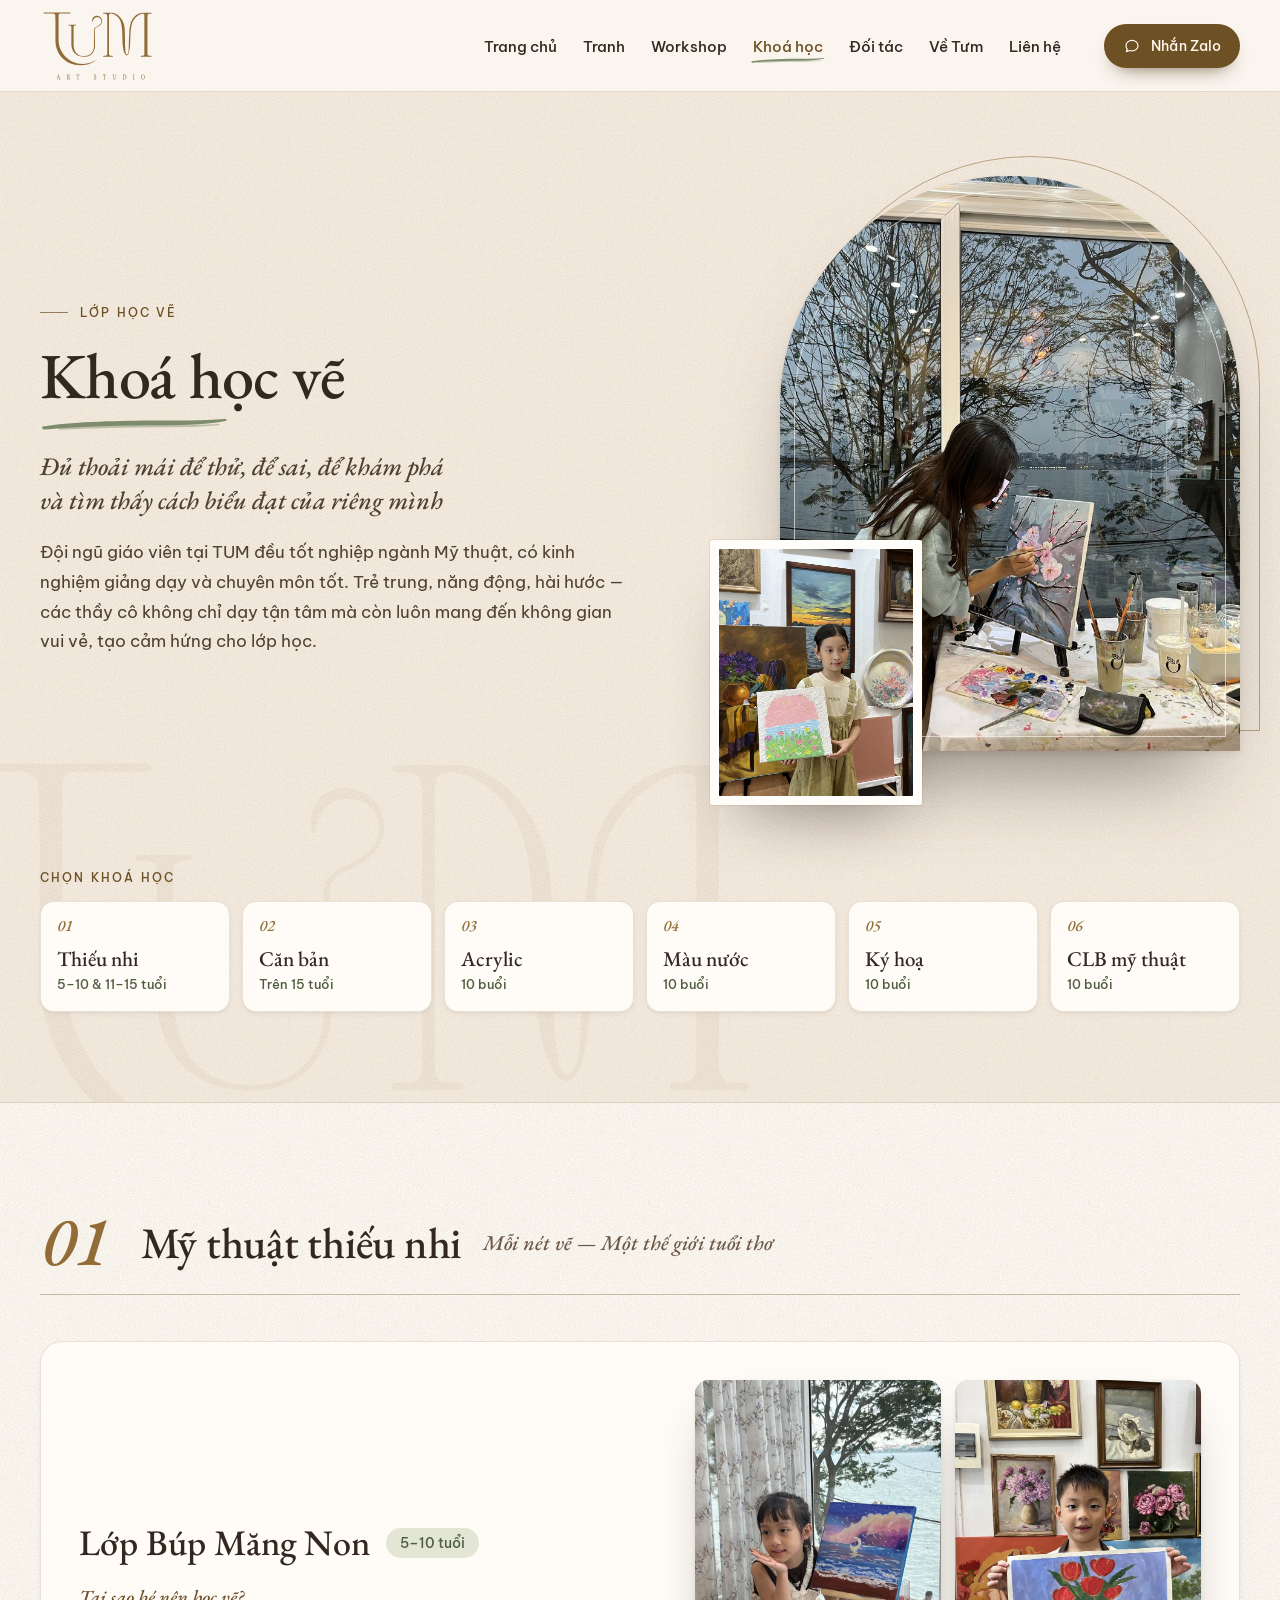
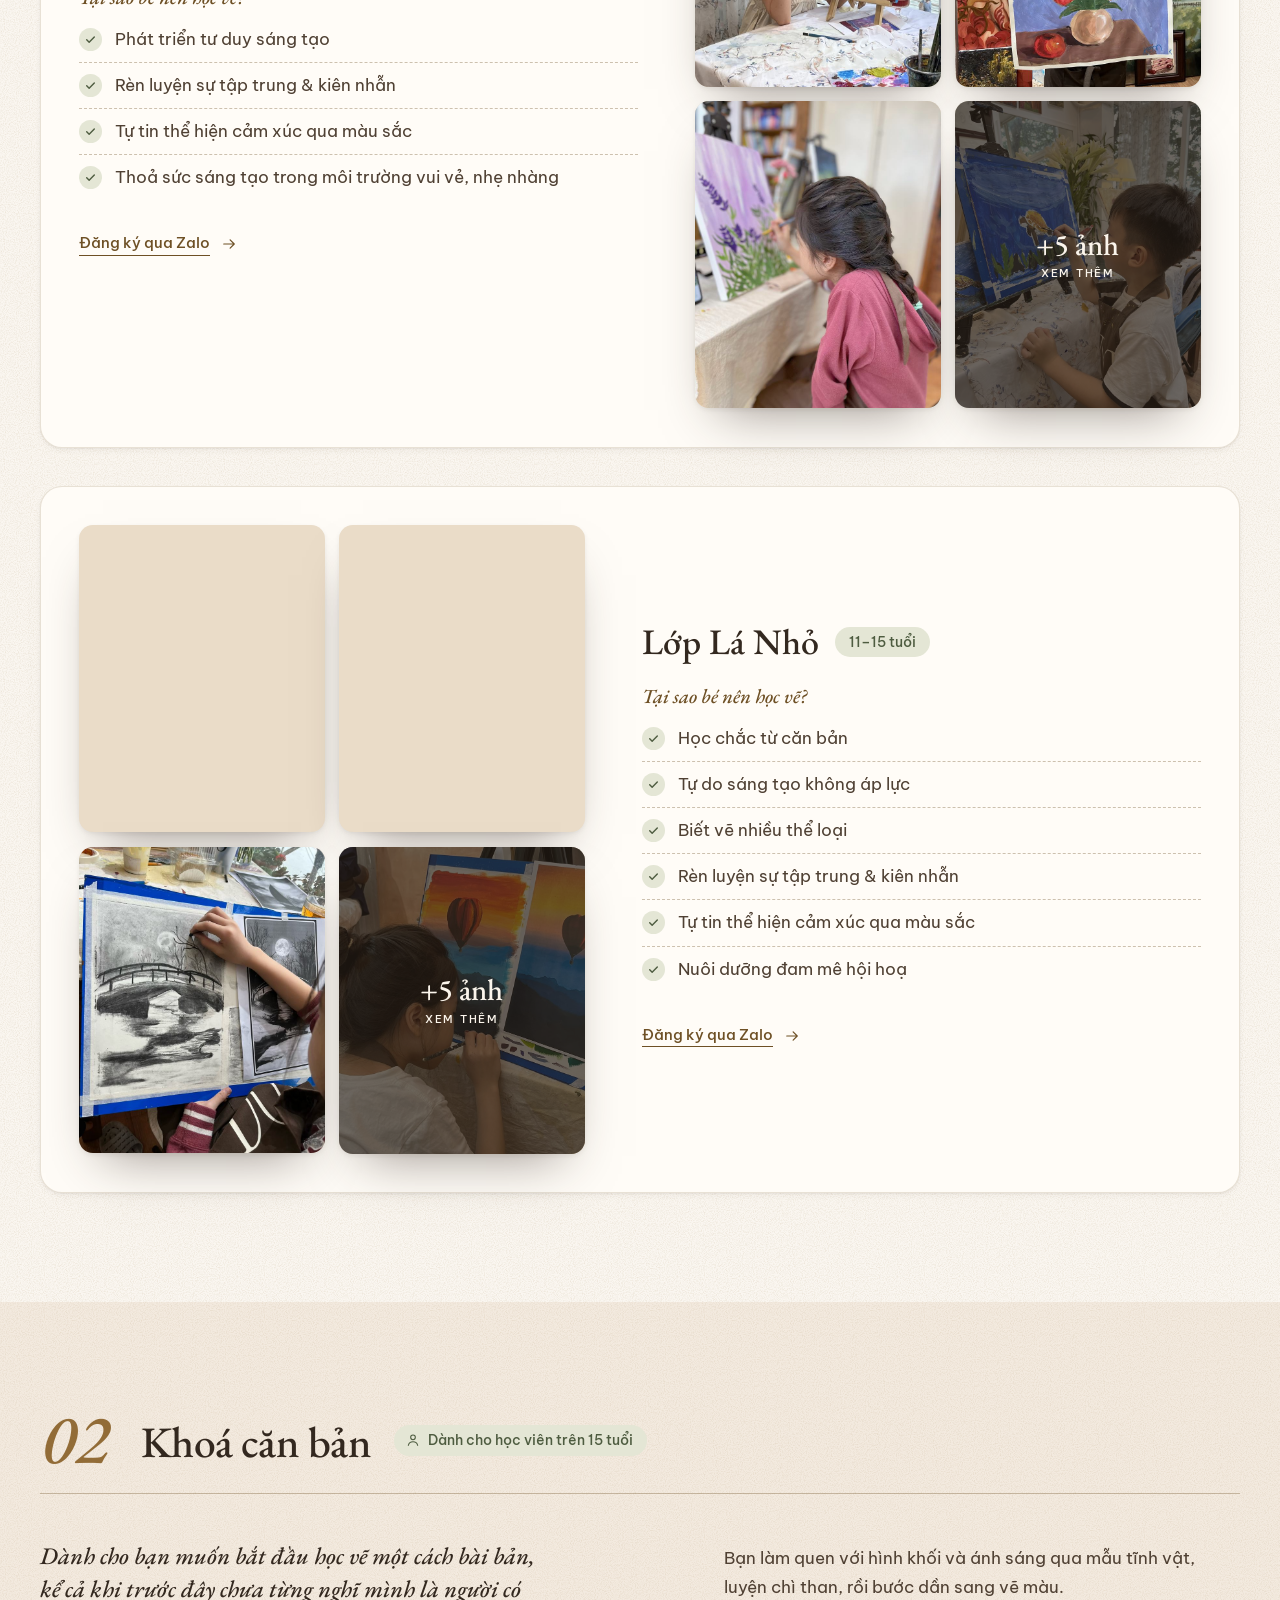
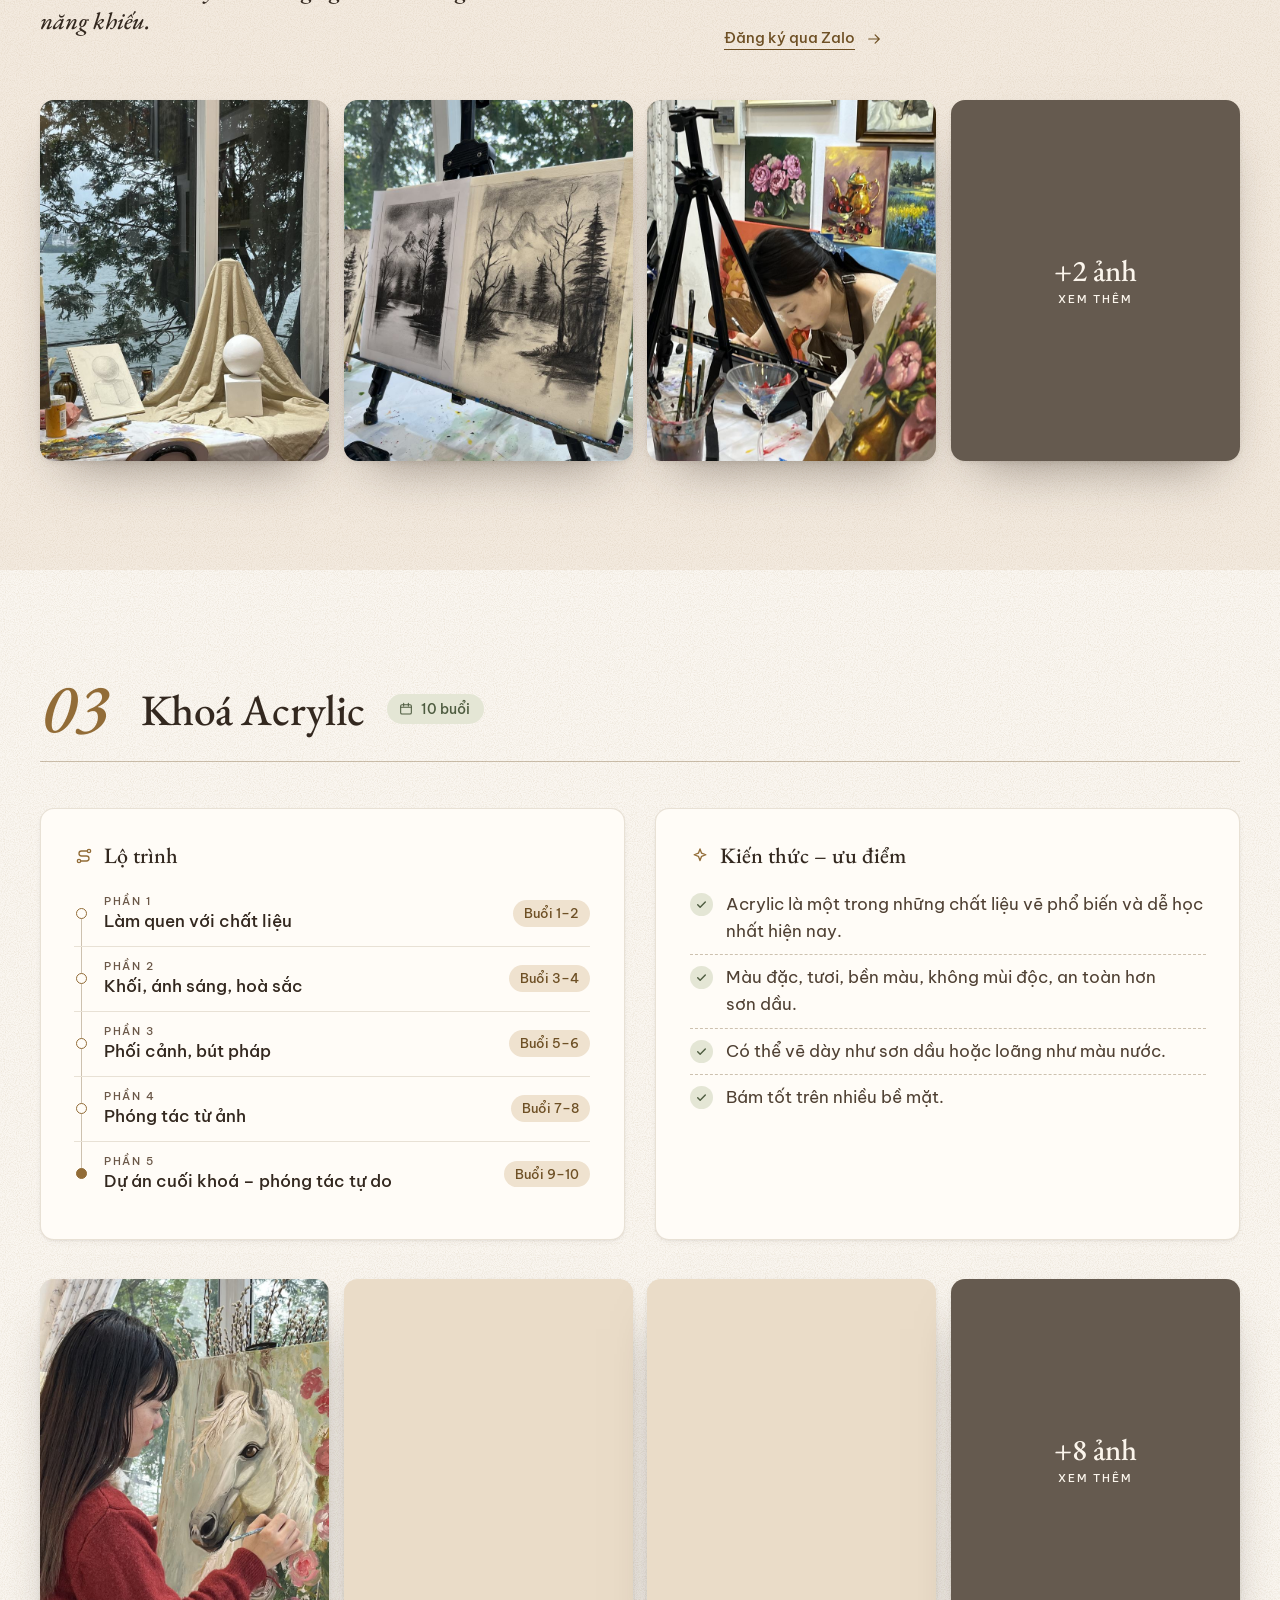
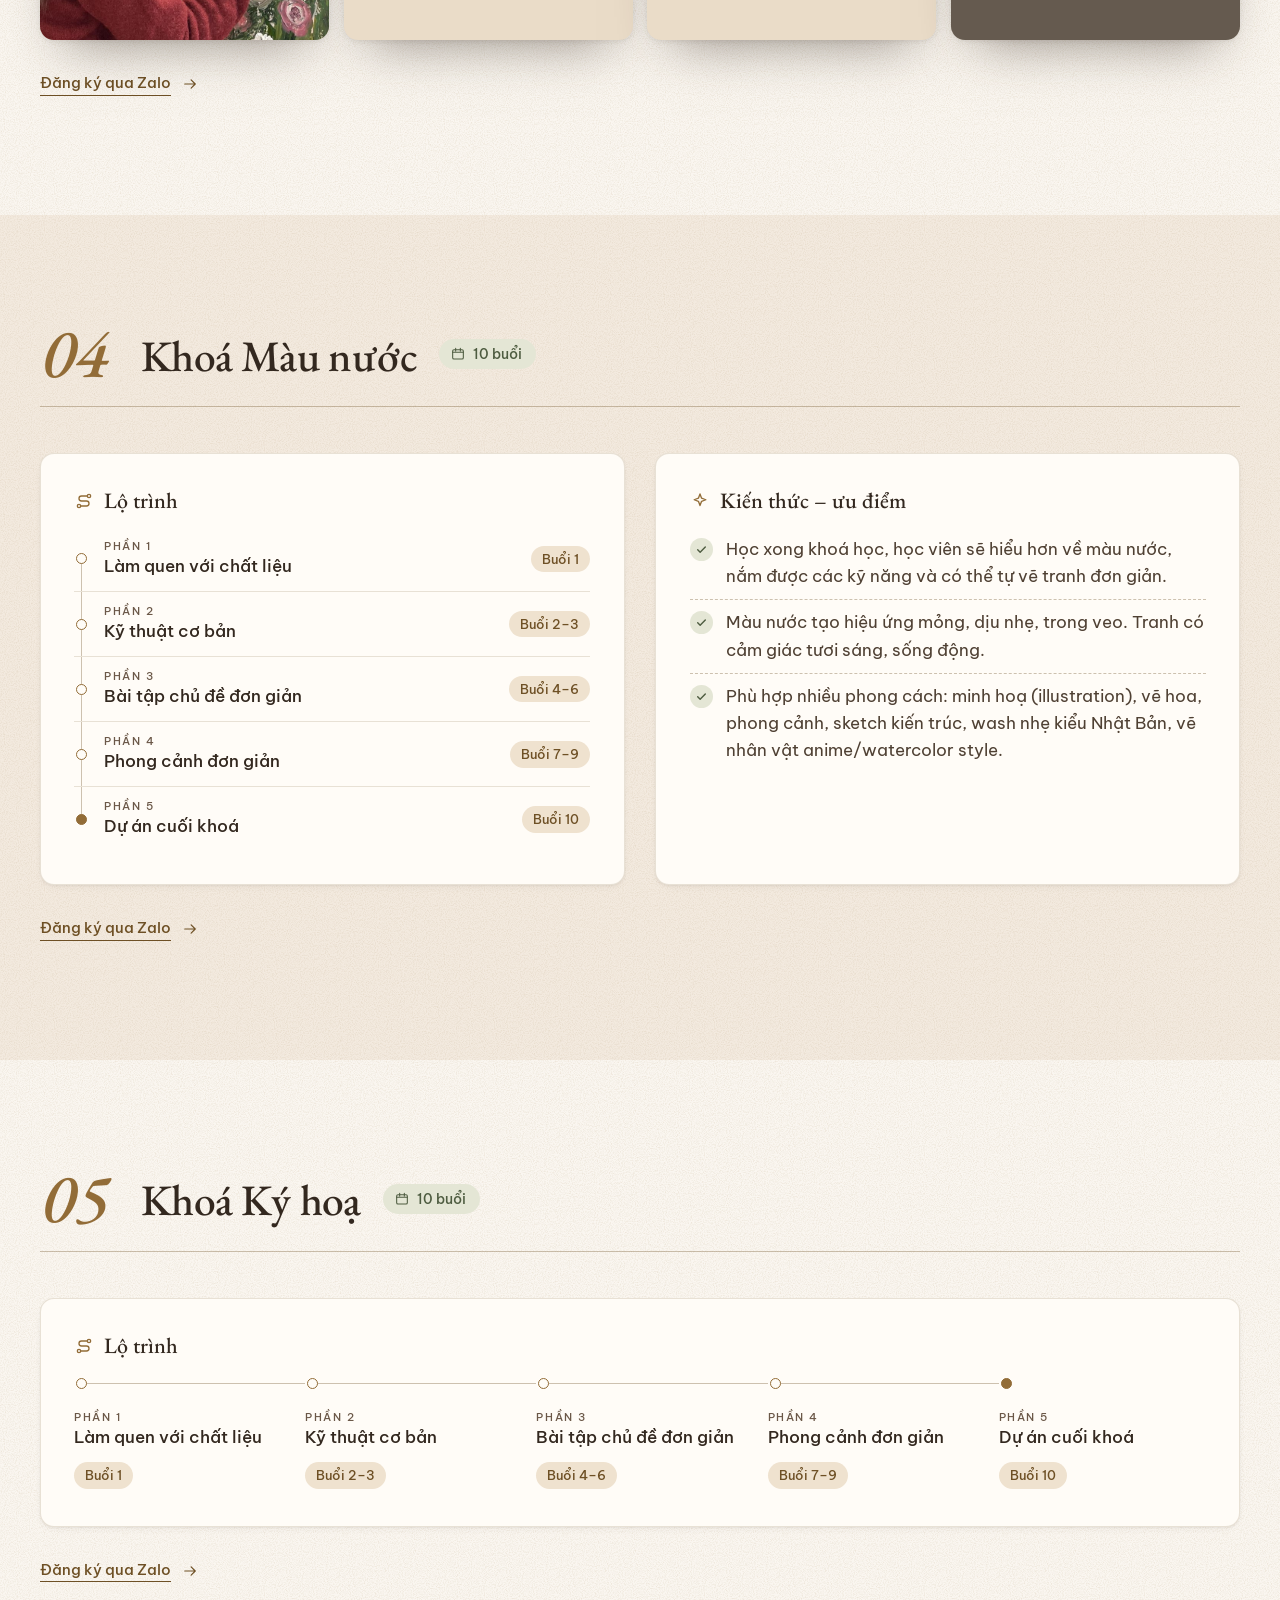
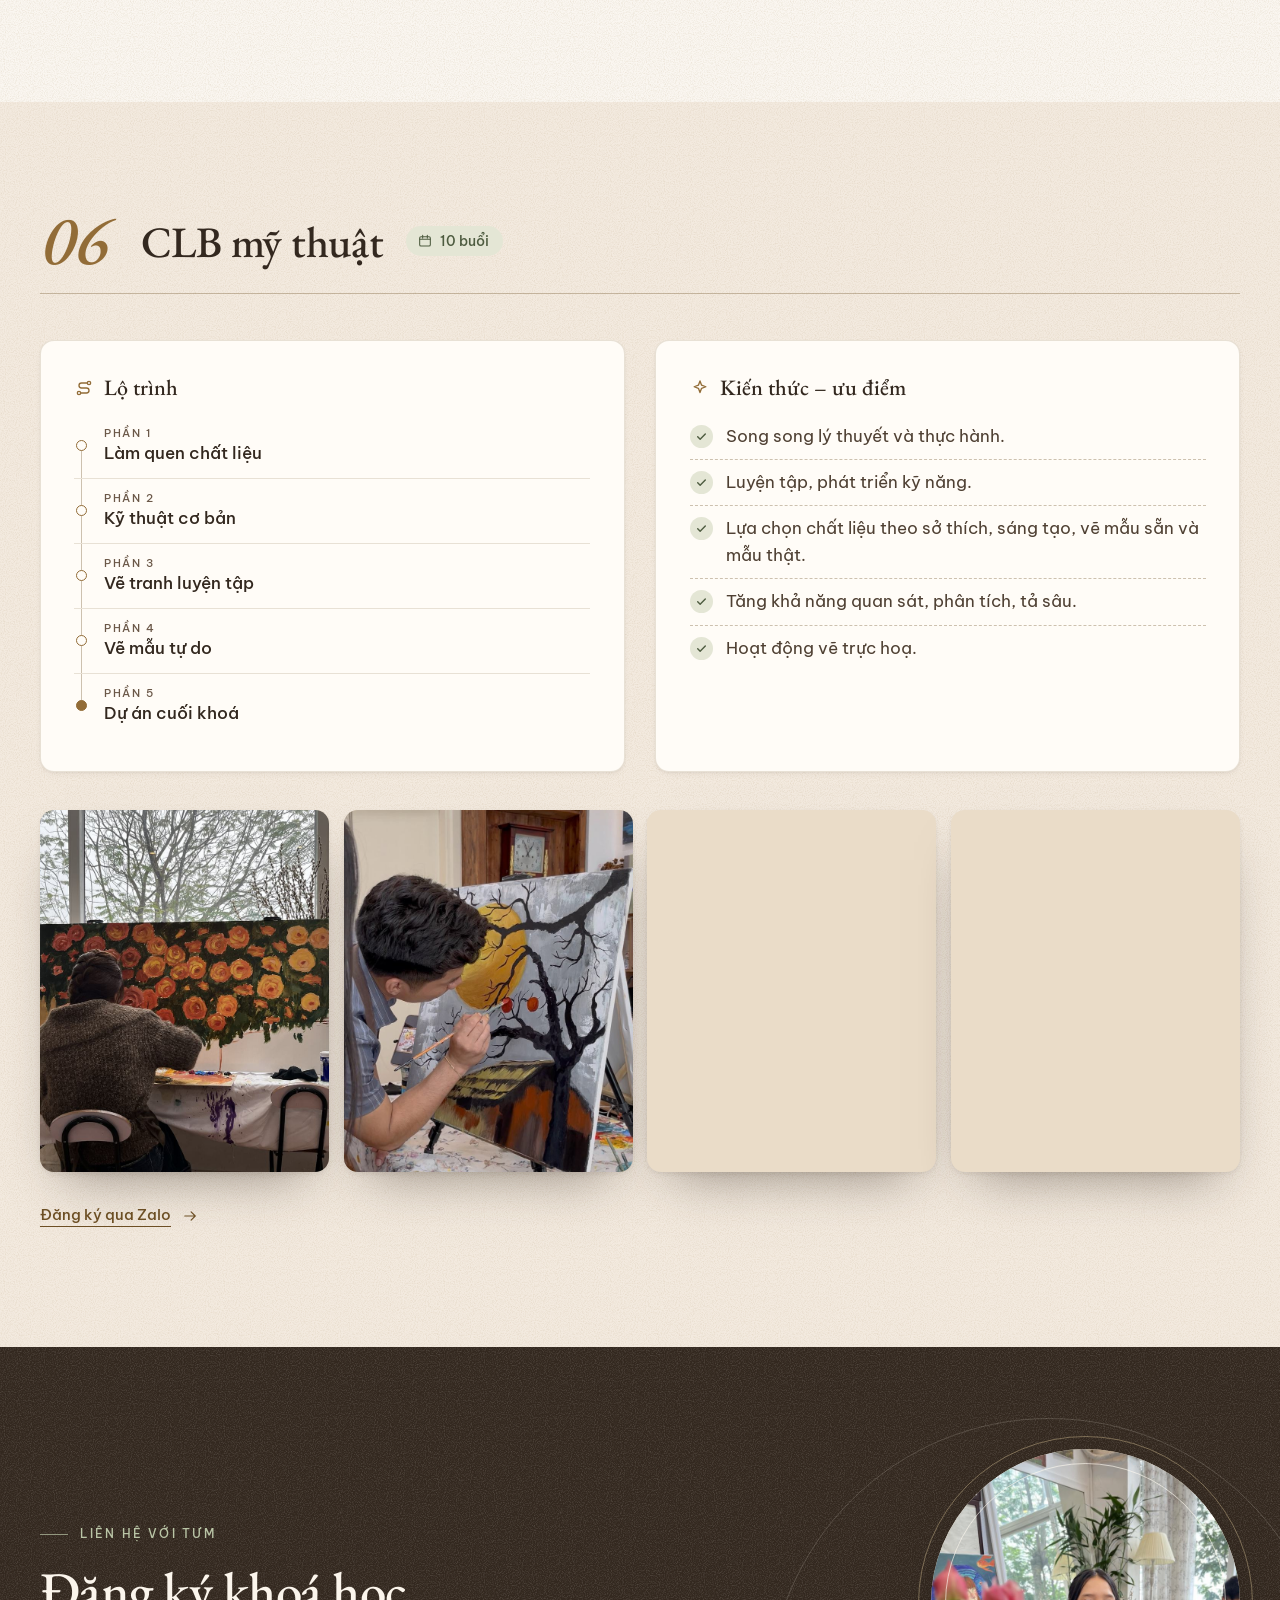
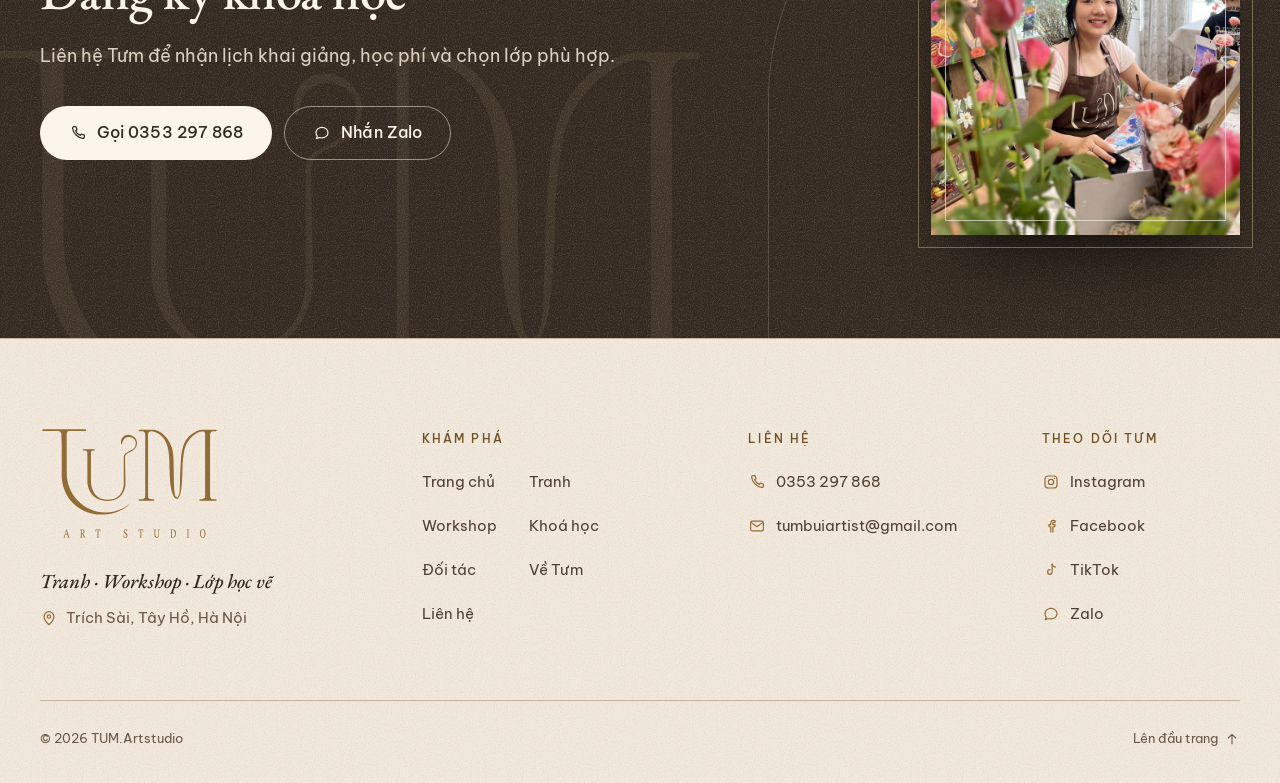
<file: khoa-hoc.html>
<!doctype html>
<html lang="vi">
<head>
  <meta charset="utf-8">
  <meta name="viewport" content="width=device-width, initial-scale=1">
  <script>document.documentElement.classList.add('js')</script>
  <title>Khoá học vẽ — TUM.Artstudio</title>
  <meta name="description" content="Khoá học vẽ tại TUM: mỹ thuật thiếu nhi (5–10 và 11–15 tuổi), khoá căn bản, acrylic, màu nước, ký hoạ và CLB mỹ thuật.">
  <!-- TẠM: ẩn khỏi Google khi đang duyệt — xoá dòng dưới khi công bố chính thức -->
  <meta name="robots" content="noindex">
  <meta name="theme-color" content="#FAF6F0">
  <meta property="og:type" content="website">
  <meta property="og:locale" content="vi_VN">
  <meta property="og:site_name" content="TUM.Artstudio">
  <meta property="og:title" content="Khoá học vẽ — TUM.Artstudio">
  <meta property="og:description" content="Khoá học vẽ tại TUM: mỹ thuật thiếu nhi (5–10 và 11–15 tuổi), khoá căn bản, acrylic, màu nước, ký hoạ và CLB mỹ thuật.">
  <meta property="og:image" content="https://adrian9596.github.io/tum-artstudio/assets/img/logo/og-image.png">
  <meta property="og:image:width" content="1200">
  <meta property="og:image:height" content="630">
  <link rel="icon" href="assets/img/logo/favicon-32.png" type="image/png" sizes="32x32">
  <link rel="icon" href="assets/img/logo/tum-favicon.svg" type="image/svg+xml">
  <link rel="apple-touch-icon" href="assets/img/logo/apple-touch-icon.png">
  <link rel="preconnect" href="https://fonts.googleapis.com">
  <link rel="preconnect" href="https://fonts.gstatic.com" crossorigin>
  <link rel="stylesheet" href="https://fonts.googleapis.com/css2?family=Be+Vietnam+Pro:wght@400;500&amp;family=EB+Garamond:ital,wght@0,500;1,500&amp;display=swap">
  <link rel="stylesheet" href="assets/css/style.css">
  <noscript><style>.menu-toggle{display:none!important}.main-nav{display:block!important;position:static!important;inset:auto!important;padding:0!important;background:none!important;overflow:visible!important;width:auto!important}.nav-top,.nav-extra{display:none!important}.nav-list{display:flex!important;flex-wrap:wrap!important;margin:0!important}.nav-list li{border:0!important}.nav-list a{min-height:44px!important;font:500 15px/1.4 "Be Vietnam Pro",sans-serif!important;padding:10px!important}.nav-list a::after{display:none!important}@media (max-width:959px){.site-header{position:relative!important}.header-bar{flex-wrap:wrap!important;padding-bottom:6px}.main-nav{order:3;width:100%!important}}</style></noscript>
</head>
<body>
<a class="skip-link" href="#main">Bỏ qua, tới nội dung chính</a>

<header class="site-header" data-header>
  <div class="container header-bar">
    <p class="brand"><a href="index.html"><img src="assets/img/logo/tum-logo.svg" width="626" height="394" alt="TUM Art Studio"></a></p>
    <nav class="main-nav" id="site-nav" aria-label="Menu chính">
      <div class="nav-top">
        <img class="nav-logo" src="assets/img/logo/tum-logo.svg" width="626" height="394" alt="">
        <button class="nav-close" type="button" aria-label="Đóng menu"><svg class="icon" width="24" height="24" viewBox="0 0 24 24" aria-hidden="true" focusable="false" fill="none" stroke="currentColor" stroke-width="1.6" stroke-linecap="round" stroke-linejoin="round"><path d="M6 6l12 12M18 6 6 18"/></svg></button>
      </div>
      <ul class="nav-list">
          <li><a href="index.html">Trang chủ</a></li>
          <li><a href="tranh.html">Tranh</a></li>
          <li><a href="workshop.html">Workshop</a></li>
          <li><a href="khoa-hoc.html" aria-current="page">Khoá học</a></li>
          <li><a href="doi-tac.html">Đối tác</a></li>
          <li><a href="ve-tum.html">Về Tưm</a></li>
          <li><a href="lien-he.html">Liên hệ</a></li>
      </ul>
      <div class="nav-extra">
        <p class="nav-extra-title">Trích Sài · Tây Hồ · Hà Nội</p>
        <div class="btn-row">
          <a class="btn btn--primary" href="tel:+84353297868"><svg class="icon" width="20" height="20" viewBox="0 0 24 24" aria-hidden="true" focusable="false" fill="none" stroke="currentColor" stroke-width="1.6" stroke-linecap="round" stroke-linejoin="round"><path d="M6.6 3.5h2.6l1.5 4.1-1.9 1.3a11.5 11.5 0 0 0 6.3 6.3l1.3-1.9 4.1 1.5v2.6a1.8 1.8 0 0 1-1.9 1.8A16.2 16.2 0 0 1 4.8 5.4a1.8 1.8 0 0 1 1.8-1.9z"/></svg><span>Gọi 0353 297 868</span></a>
          <a class="btn btn--ghost" href="https://zalo.me/0353297868" target="_blank" rel="noopener"><svg class="icon" width="20" height="20" viewBox="0 0 24 24" aria-hidden="true" focusable="false" fill="none" stroke="currentColor" stroke-width="1.6" stroke-linecap="round" stroke-linejoin="round"><path d="M20 11.5c0 4-3.6 7-8 7-1.1 0-2.2-.2-3.1-.5l-4.4 1.5 1.2-3.4A6.7 6.7 0 0 1 4 11.5c0-4 3.6-7 8-7s8 3 8 7z"/></svg><span>Nhắn Zalo</span></a>
        </div>
        <ul class="social social--nav"><li><a href="https://www.instagram.com/tum.artstudio/" target="_blank" rel="noopener"><span>Instagram</span></a></li><!-- TẠM: kiểm tra lại link Facebook --><li><a href="https://www.facebook.com/TUM.Artstudio" target="_blank" rel="noopener"><span>Facebook</span></a></li><!-- TẠM: kiểm tra lại link TikTok --><li><a href="https://www.tiktok.com/@tum.artstudio" target="_blank" rel="noopener"><span>TikTok</span></a></li><li><a href="https://zalo.me/0353297868" target="_blank" rel="noopener"><span>Zalo</span></a></li></ul>
      </div>
    </nav>
    <div class="header-actions">
      <a class="btn btn--primary btn--sm header-zalo" href="https://zalo.me/0353297868" target="_blank" rel="noopener"><svg class="icon" width="18" height="18" viewBox="0 0 24 24" aria-hidden="true" focusable="false" fill="none" stroke="currentColor" stroke-width="1.6" stroke-linecap="round" stroke-linejoin="round"><path d="M20 11.5c0 4-3.6 7-8 7-1.1 0-2.2-.2-3.1-.5l-4.4 1.5 1.2-3.4A6.7 6.7 0 0 1 4 11.5c0-4 3.6-7 8-7s8 3 8 7z"/></svg><span><span class="hide-xs">Nhắn </span>Zalo</span></a>
      <button class="menu-toggle" type="button" aria-expanded="false" aria-controls="site-nav"><span class="burger" aria-hidden="true"></span>Menu</button>
    </div>
  </div>
</header>

<main id="main">
<section class="page-head">
  <div class="container page-head-grid">
    <div class="page-head-copy">
      <p class="label">Lớp học vẽ</p>
      <h1 class="page-title">Khoá học vẽ</h1>
      <p class="page-sub">Đủ thoải mái để thử, để sai, để khám phá và tìm thấy cách biểu đạt của riêng mình</p>
      <div class="page-intro"><p>Đội ngũ giáo viên tại TUM đều tốt nghiệp ngành Mỹ thuật, có kinh nghiệm giảng dạy và chuyên môn tốt. Trẻ trung, năng động, hài hước — các thầy cô không chỉ dạy tận tâm mà còn luôn mang đến không gian vui vẻ, tạo cảm hứng cho lớp học.</p></div>
      
    </div>
    <div class="head-media has-inset">
      <div class="arch head-arch"><img src="assets/img/acrylic/ac-8162-t.jpg" srcset="assets/img/acrylic/ac-8162-t.jpg 760w, assets/img/acrylic/ac-8162.jpg 1200w" sizes="(max-width: 900px) 70vw, 460px" width="760" height="1013" alt="Học viên vẽ bên cửa sổ nhìn ra hàng cây" fetchpriority="high" decoding="async"></div>
      <div class="head-inset"><span class="inset-clip"><img src="assets/img/thieu-nhi/bmn-2061-t.jpg" srcset="assets/img/thieu-nhi/bmn-2061-t.jpg 760w, assets/img/thieu-nhi/bmn-2061.jpg 1200w" sizes="(max-width: 900px) 36vw, 212px" width="760" height="1013" alt="Bé gái khoe bức tranh hoa nổi khối vừa hoàn thành" loading="lazy" decoding="async"></span></div>
    </div>
  </div>
  <nav class="container course-index" aria-label="Các khoá học">
    <p class="course-index-title">Chọn khoá học</p>
    <ul>
      <li><a href="#thieu-nhi"><span class="ci-num" aria-hidden="true">01</span><span class="ci-name">Thiếu nhi</span><span class="ci-meta">5–10 &amp; 11–15 tuổi</span></a></li>
      <li><a href="#can-ban"><span class="ci-num" aria-hidden="true">02</span><span class="ci-name">Căn bản</span><span class="ci-meta">Trên 15 tuổi</span></a></li>
      <li><a href="#acrylic"><span class="ci-num" aria-hidden="true">03</span><span class="ci-name">Acrylic</span><span class="ci-meta">10 buổi</span></a></li>
      <li><a href="#mau-nuoc"><span class="ci-num" aria-hidden="true">04</span><span class="ci-name">Màu nước</span><span class="ci-meta">10 buổi</span></a></li>
      <li><a href="#ky-hoa"><span class="ci-num" aria-hidden="true">05</span><span class="ci-name">Ký hoạ</span><span class="ci-meta">10 buổi</span></a></li>
      <li><a href="#clb"><span class="ci-num" aria-hidden="true">06</span><span class="ci-name">CLB mỹ thuật</span><span class="ci-meta">10 buổi</span></a></li>
    </ul>
  </nav>
</section>

<section class="section course" id="thieu-nhi">
  <div class="container">
    <div class="course-top">
      <span class="course-num" aria-hidden="true">01</span>
      <div class="course-heading">
        <h2 class="h2">Mỹ thuật thiếu nhi</h2>
        <p class="course-meta course-meta--quote">Mỗi nét vẽ — Một thế giới tuổi thơ</p>
      </div>
    </div>
    <div class="kids">
      <article class="kid-card">
        <div class="kid-text">
          <h3 class="kid-title">Lớp Búp Măng Non <span class="age">5–10 tuổi</span></h3>
          <p class="ask">Tại sao bé nên học vẽ?</p>
          <ul class="ticks">
          <li>Phát triển tư duy sáng tạo</li>
          <li>Rèn luyện sự tập trung &amp; kiên nhẫn</li>
          <li>Tự tin thể hiện cảm xúc qua màu sắc</li>
          <li>Thoả sức sáng tạo trong môi trường vui vẻ, nhẹ nhàng</li>
        </ul>
          <p class="unit-cta"><a class="link-arrow" href="https://zalo.me/0353297868" target="_blank" rel="noopener"><span>Đăng ký qua Zalo</span><svg class="icon" width="18" height="18" viewBox="0 0 24 24" aria-hidden="true" focusable="false" fill="none" stroke="currentColor" stroke-width="1.6" stroke-linecap="round" stroke-linejoin="round"><path d="M5 12h14M13.5 6.5 19 12l-5.5 5.5"/></svg></a></p>
        </div>
        <div class="kid-photos">
          <div class="thumbs thumbs--2x2" data-gallery>
      <a class="tile" href="assets/img/thieu-nhi/bmn-5096.jpg" data-caption="Bé gái bên bức tranh biển hoàng hôn vừa hoàn thành"><img src="assets/img/thieu-nhi/bmn-5096-t.jpg" srcset="assets/img/thieu-nhi/bmn-5096-t.jpg 760w, assets/img/thieu-nhi/bmn-5096.jpg 1200w" sizes="(max-width: 700px) 50vw, (max-width: 1240px) 25vw, 300px" width="760" height="1013" alt="Bé gái bên bức tranh biển hoàng hôn vừa hoàn thành" loading="lazy" decoding="async"></a>
      <a class="tile" href="assets/img/thieu-nhi/bmn-1394.jpg" data-caption="Bé trai khoe bức tranh hoa tulip vừa vẽ"><img src="assets/img/thieu-nhi/bmn-1394-t.jpg" srcset="assets/img/thieu-nhi/bmn-1394-t.jpg 760w, assets/img/thieu-nhi/bmn-1394.jpg 1200w" sizes="(max-width: 700px) 50vw, (max-width: 1240px) 25vw, 300px" width="760" height="1013" alt="Bé trai khoe bức tranh hoa tulip vừa vẽ" loading="lazy" decoding="async" style="object-position:50% 30%"></a>
      <a class="tile" href="assets/img/thieu-nhi/bmn-4719.jpg" data-caption="Bé gái vẽ tranh hoa oải hương"><img src="assets/img/thieu-nhi/bmn-4719-t.jpg" srcset="assets/img/thieu-nhi/bmn-4719-t.jpg 760w, assets/img/thieu-nhi/bmn-4719.jpg 1200w" sizes="(max-width: 700px) 50vw, (max-width: 1240px) 25vw, 300px" width="760" height="1013" alt="Bé gái vẽ tranh hoa oải hương" loading="lazy" decoding="async"></a>
      <a class="tile" href="assets/img/thieu-nhi/bmn-5983.jpg" data-caption="Bé trai vẽ tranh đại dương"><img src="assets/img/thieu-nhi/bmn-5983-t.jpg" srcset="assets/img/thieu-nhi/bmn-5983-t.jpg 760w, assets/img/thieu-nhi/bmn-5983.jpg 1200w" sizes="(max-width: 700px) 50vw, (max-width: 1240px) 25vw, 300px" width="760" height="1013" alt="Bé trai vẽ tranh đại dương" loading="lazy" decoding="async"><span class="more" aria-hidden="true">+5 ảnh</span><span class="visually-hidden"> (xem thêm 5 ảnh)</span></a>
      <a href="assets/img/thieu-nhi/bmn-1523.jpg" data-alt="Các bé cười đùa trong giờ vẽ" hidden tabindex="-1" aria-hidden="true"></a>
      <a href="assets/img/thieu-nhi/bmn-2061.jpg" data-alt="Bé gái khoe bức tranh hoa nổi khối vừa hoàn thành" hidden tabindex="-1" aria-hidden="true"></a>
      <a href="assets/img/thieu-nhi/bmn-3346.jpg" data-alt="Bé trai cười tươi bên giá vẽ" hidden tabindex="-1" aria-hidden="true"></a>
      <a href="assets/img/thieu-nhi/bmn-5063.jpg" data-alt="Bé gái vui vẻ bên giá vẽ cạnh cửa sổ" hidden tabindex="-1" aria-hidden="true"></a>
      <a href="assets/img/thieu-nhi/bmn-7996.jpg" data-alt="Bé gái đứng cạnh bức tranh biển đêm" hidden tabindex="-1" aria-hidden="true"></a>
    </div>
        </div>
      </article>
      <article class="kid-card kid-card--rev">
        <div class="kid-text">
          <h3 class="kid-title">Lớp Lá Nhỏ <span class="age">11–15 tuổi</span></h3>
          <p class="ask">Tại sao bé nên học vẽ?</p>
          <ul class="ticks">
          <li>Học chắc từ căn bản</li>
          <li>Tự do sáng tạo không áp lực</li>
          <li>Biết vẽ nhiều thể loại</li>
          <li>Rèn luyện sự tập trung &amp; kiên nhẫn</li>
          <li>Tự tin thể hiện cảm xúc qua màu sắc</li>
          <li>Nuôi dưỡng đam mê hội hoạ</li>
        </ul>
          <p class="unit-cta"><a class="link-arrow" href="https://zalo.me/0353297868" target="_blank" rel="noopener"><span>Đăng ký qua Zalo</span><svg class="icon" width="18" height="18" viewBox="0 0 24 24" aria-hidden="true" focusable="false" fill="none" stroke="currentColor" stroke-width="1.6" stroke-linecap="round" stroke-linejoin="round"><path d="M5 12h14M13.5 6.5 19 12l-5.5 5.5"/></svg></a></p>
        </div>
        <div class="kid-photos">
          <div class="thumbs thumbs--2x2" data-gallery>
      <a class="tile" href="assets/img/thieu-nhi/ln-9883.jpg" data-caption="Bạn nhỏ vẽ chân dung nhân vật anime"><img src="assets/img/thieu-nhi/ln-9883-t.jpg" srcset="assets/img/thieu-nhi/ln-9883-t.jpg 760w, assets/img/thieu-nhi/ln-9883.jpg 1200w" sizes="(max-width: 700px) 50vw, (max-width: 1240px) 25vw, 300px" width="760" height="1013" alt="Bạn nhỏ vẽ chân dung nhân vật anime" loading="lazy" decoding="async"></a>
      <a class="tile" href="assets/img/thieu-nhi/ln-9248.jpg" data-caption="Bạn nhỏ vẽ tĩnh vật hoa hồng"><img src="assets/img/thieu-nhi/ln-9248-t.jpg" srcset="assets/img/thieu-nhi/ln-9248-t.jpg 760w, assets/img/thieu-nhi/ln-9248.jpg 900w" sizes="(max-width: 700px) 50vw, (max-width: 1240px) 25vw, 300px" width="760" height="1351" alt="Bạn nhỏ vẽ tĩnh vật hoa hồng" loading="lazy" decoding="async"></a>
      <a class="tile" href="assets/img/thieu-nhi/ln-9243.jpg" data-caption="Bài vẽ chì than cây cầu dưới trăng"><img src="assets/img/thieu-nhi/ln-9243-t.jpg" srcset="assets/img/thieu-nhi/ln-9243-t.jpg 760w, assets/img/thieu-nhi/ln-9243.jpg 1200w" sizes="(max-width: 700px) 50vw, (max-width: 1240px) 25vw, 300px" width="760" height="1013" alt="Bài vẽ chì than cây cầu dưới trăng" loading="lazy" decoding="async"></a>
      <a class="tile" href="assets/img/thieu-nhi/ln-live3.jpg" data-caption="Bạn nhỏ vẽ khinh khí cầu trên nền trời hoàng hôn"><img src="assets/img/thieu-nhi/ln-live3-t.jpg" srcset="assets/img/thieu-nhi/ln-live3-t.jpg 760w, assets/img/thieu-nhi/ln-live3.jpg 1200w" sizes="(max-width: 700px) 50vw, (max-width: 1240px) 25vw, 300px" width="760" height="1013" alt="Bạn nhỏ vẽ khinh khí cầu trên nền trời hoàng hôn" loading="lazy" decoding="async"><span class="more" aria-hidden="true">+5 ảnh</span><span class="visually-hidden"> (xem thêm 5 ảnh)</span></a>
      <a href="assets/img/thieu-nhi/ln-9330.jpg" data-alt="Bạn nhỏ vẽ tĩnh vật chai thuỷ tinh" hidden tabindex="-1" aria-hidden="true"></a>
      <a href="assets/img/thieu-nhi/ln-9877.jpg" data-alt="Bạn nhỏ vẽ căn phòng tím lúc hoàng hôn" hidden tabindex="-1" aria-hidden="true"></a>
      <a href="assets/img/thieu-nhi/ln-6933.jpg" data-alt="Bạn nhỏ cười tươi bên bàn vẽ" hidden tabindex="-1" aria-hidden="true"></a>
      <a href="assets/img/thieu-nhi/ln-live5.jpg" data-alt="Bạn nhỏ vẽ chì tĩnh vật bình gốm và khăn vải" hidden tabindex="-1" aria-hidden="true"></a>
      <a href="assets/img/thieu-nhi/ln-9904.jpg" data-alt="Các bạn nhỏ cùng xem tranh" hidden tabindex="-1" aria-hidden="true"></a>
    </div>
        </div>
      </article>
    </div>
  </div>
</section>

<section class="section band course" id="can-ban">
  <div class="container">
    <div class="course-top">
      <span class="course-num" aria-hidden="true">02</span>
      <div class="course-heading">
        <h2 class="h2">Khoá căn bản</h2>
        <p class="course-meta"><span class="chip"><svg class="icon" width="16" height="16" viewBox="0 0 24 24" aria-hidden="true" focusable="false" fill="none" stroke="currentColor" stroke-width="1.6" stroke-linecap="round" stroke-linejoin="round"><circle cx="12" cy="8" r="3.5"/><path d="M5 20c.8-3.6 3.6-5.5 7-5.5s6.2 1.9 7 5.5"/></svg>Dành cho học viên trên 15 tuổi</span></p>
      </div>
    </div>
    <div class="course-intro">
      <!-- NHÁP: tài liệu chưa có mô tả khoá này, đoạn dưới do Claude viết dựa trên ảnh — cần Tưm duyệt/sửa -->
      <p class="lead-serif">Dành cho bạn muốn bắt đầu học vẽ một cách bài bản, kể cả khi trước đây chưa từng nghĩ mình là người có năng khiếu.</p>
      <div class="course-intro-body">
        <p>Bạn làm quen với hình khối và ánh sáng qua mẫu tĩnh vật, luyện chì than, rồi bước dần sang vẽ màu.</p>
        <p class="unit-cta"><a class="link-arrow" href="https://zalo.me/0353297868" target="_blank" rel="noopener"><span>Đăng ký qua Zalo</span><svg class="icon" width="18" height="18" viewBox="0 0 24 24" aria-hidden="true" focusable="false" fill="none" stroke="currentColor" stroke-width="1.6" stroke-linecap="round" stroke-linejoin="round"><path d="M5 12h14M13.5 6.5 19 12l-5.5 5.5"/></svg></a></p>
      </div>
    </div>
    <div class="thumbs thumbs--row" data-gallery>
      <a class="tile" href="assets/img/can-ban/cb-0094.jpg" data-caption="Mẫu tĩnh vật khối cầu thạch cao và khăn vải bên cửa sổ"><img src="assets/img/can-ban/cb-0094-t.jpg" srcset="assets/img/can-ban/cb-0094-t.jpg 760w, assets/img/can-ban/cb-0094.jpg 1200w" sizes="(max-width: 700px) 50vw, (max-width: 1240px) 25vw, 300px" width="760" height="1013" alt="Mẫu tĩnh vật khối cầu thạch cao và khăn vải bên cửa sổ" loading="lazy" decoding="async"></a>
      <a class="tile" href="assets/img/can-ban/cb-9326.jpg" data-caption="Hai bài vẽ chì than phong cảnh rừng thông"><img src="assets/img/can-ban/cb-9326-t.jpg" srcset="assets/img/can-ban/cb-9326-t.jpg 760w, assets/img/can-ban/cb-9326.jpg 1200w" sizes="(max-width: 700px) 50vw, (max-width: 1240px) 25vw, 300px" width="760" height="1013" alt="Hai bài vẽ chì than phong cảnh rừng thông" loading="lazy" decoding="async"></a>
      <a class="tile" href="assets/img/can-ban/cb-0097.jpg" data-caption="Học viên vẽ tĩnh vật hoa và bình đồng"><img src="assets/img/can-ban/cb-0097-t.jpg" srcset="assets/img/can-ban/cb-0097-t.jpg 760w, assets/img/can-ban/cb-0097.jpg 1200w" sizes="(max-width: 700px) 50vw, (max-width: 1240px) 25vw, 300px" width="760" height="1013" alt="Học viên vẽ tĩnh vật hoa và bình đồng" loading="lazy" decoding="async"></a>
      <a class="tile" href="assets/img/can-ban/cb-0017.jpg" data-caption="Học viên vẽ bầu trời hoàng hôn"><img src="assets/img/can-ban/cb-0017-t.jpg" srcset="assets/img/can-ban/cb-0017-t.jpg 760w, assets/img/can-ban/cb-0017.jpg 1200w" sizes="(max-width: 700px) 50vw, (max-width: 1240px) 25vw, 300px" width="760" height="1013" alt="Học viên vẽ bầu trời hoàng hôn" loading="lazy" decoding="async"><span class="more" aria-hidden="true">+2 ảnh</span><span class="visually-hidden"> (xem thêm 2 ảnh)</span></a>
      <a href="assets/img/can-ban/cb-0377.jpg" data-alt="Học viên vẽ mẫu khối thạch cao" hidden tabindex="-1" aria-hidden="true"></a>
      <a href="assets/img/can-ban/cb-9547.jpg" data-alt="Học viên vẽ nền trời hoàng hôn bên cửa sổ" hidden tabindex="-1" aria-hidden="true"></a>
    </div>
  </div>
</section>

<section class="section course" id="acrylic">
  <div class="container">
    <div class="course-top">
      <span class="course-num" aria-hidden="true">03</span>
      <div class="course-heading">
        <h2 class="h2">Khoá Acrylic</h2>
        <p class="course-meta"><span class="chip"><svg class="icon" width="16" height="16" viewBox="0 0 24 24" aria-hidden="true" focusable="false" fill="none" stroke="currentColor" stroke-width="1.6" stroke-linecap="round" stroke-linejoin="round"><rect x="4" y="5.5" width="16" height="14" rx="2"/><path d="M4 9.5h16M8.5 3.5v4M15.5 3.5v4"/></svg>10 buổi</span></p>
      </div>
    </div>
    <div class="course-cols">
      <div class="panel"><h3 class="panel-title"><svg class="icon" width="20" height="20" viewBox="0 0 24 24" aria-hidden="true" focusable="false" fill="none" stroke="currentColor" stroke-width="1.6" stroke-linecap="round" stroke-linejoin="round"><circle cx="6" cy="18" r="2"/><circle cx="18" cy="6" r="2"/><path d="M8 18h7a3 3 0 0 0 0-6H9a3 3 0 0 1 0-6h7"/></svg><span>Lộ trình</span></h3>
        <ol class="steps">
          <li><span class="step-part">Phần 1</span><span class="step-title">Làm quen với chất liệu</span><span class="when">Buổi 1–2</span></li>
          <li><span class="step-part">Phần 2</span><span class="step-title">Khối, ánh sáng, hoà sắc</span><span class="when">Buổi 3–4</span></li>
          <li><span class="step-part">Phần 3</span><span class="step-title">Phối cảnh, bút pháp</span><span class="when">Buổi 5–6</span></li>
          <li><span class="step-part">Phần 4</span><span class="step-title">Phóng tác từ ảnh</span><span class="when">Buổi 7–8</span></li>
          <li><span class="step-part">Phần 5</span><span class="step-title">Dự án cuối khoá – phóng tác tự do</span><span class="when">Buổi 9–10</span></li>
        </ol>
      </div>
      <div class="panel"><h3 class="panel-title"><svg class="icon" width="20" height="20" viewBox="0 0 24 24" aria-hidden="true" focusable="false" fill="none" stroke="currentColor" stroke-width="1.6" stroke-linecap="round" stroke-linejoin="round"><path d="M12 3.5l1.9 5.1 5.1 1.9-5.1 1.9-1.9 5.1-1.9-5.1-5.1-1.9 5.1-1.9z"/></svg><span>Kiến thức – ưu điểm</span></h3>
        <ul class="ticks">
          <li>Acrylic là một trong những chất liệu vẽ phổ biến và dễ học nhất hiện nay.</li>
          <li>Màu đặc, tươi, bền màu, không mùi độc, an toàn hơn sơn dầu.</li>
          <li>Có thể vẽ dày như sơn dầu hoặc loãng như màu nước.</li>
          <li>Bám tốt trên nhiều bề mặt.</li>
        </ul>
      </div>
    </div>
    <div class="thumbs thumbs--row" data-gallery>
      <a class="tile" href="assets/img/acrylic/ac-5851.jpg" data-caption="Học viên vẽ bức tranh ngựa trắng và hoa hồng"><img src="assets/img/acrylic/ac-5851-t.jpg" srcset="assets/img/acrylic/ac-5851-t.jpg 760w, assets/img/acrylic/ac-5851.jpg 1200w" sizes="(max-width: 700px) 50vw, (max-width: 1240px) 25vw, 300px" width="760" height="1013" alt="Học viên vẽ bức tranh ngựa trắng và hoa hồng" loading="lazy" decoding="async"></a>
      <a class="tile" href="assets/img/acrylic/ac-1849.jpg" data-caption="Học viên vẽ chân dung cô gái bằng màu acrylic"><img src="assets/img/acrylic/ac-1849-t.jpg" srcset="assets/img/acrylic/ac-1849-t.jpg 760w, assets/img/acrylic/ac-1849.jpg 1200w" sizes="(max-width: 700px) 50vw, (max-width: 1240px) 25vw, 300px" width="760" height="1013" alt="Học viên vẽ chân dung cô gái bằng màu acrylic" loading="lazy" decoding="async"></a>
      <a class="tile" href="assets/img/acrylic/ac-7663.jpg" data-caption="Học viên vẽ phong cảnh ngôi nhà và đồng hoa tím"><img src="assets/img/acrylic/ac-7663-t.jpg" srcset="assets/img/acrylic/ac-7663-t.jpg 760w, assets/img/acrylic/ac-7663.jpg 1200w" sizes="(max-width: 700px) 50vw, (max-width: 1240px) 25vw, 300px" width="760" height="1013" alt="Học viên vẽ phong cảnh ngôi nhà và đồng hoa tím" loading="lazy" decoding="async"></a>
      <a class="tile" href="assets/img/acrylic/ac-4413.jpg" data-caption="Học viên vẽ tĩnh vật bình cá vàng và hoa"><img src="assets/img/acrylic/ac-4413-t.jpg" srcset="assets/img/acrylic/ac-4413-t.jpg 760w, assets/img/acrylic/ac-4413.jpg 1200w" sizes="(max-width: 700px) 50vw, (max-width: 1240px) 25vw, 300px" width="760" height="1013" alt="Học viên vẽ tĩnh vật bình cá vàng và hoa" loading="lazy" decoding="async"><span class="more" aria-hidden="true">+8 ảnh</span><span class="visually-hidden"> (xem thêm 8 ảnh)</span></a>
      <a href="assets/img/acrylic/ac-3966.jpg" data-alt="Học viên vẽ phong cảnh hoàng hôn trên mặt nước" hidden tabindex="-1" aria-hidden="true"></a>
      <a href="assets/img/acrylic/ac-4330.jpg" data-alt="Học viên vẽ bầu trời rực rỡ sắc màu" hidden tabindex="-1" aria-hidden="true"></a>
      <a href="assets/img/acrylic/ac-8760.jpg" data-alt="Học viên vẽ chân dung cô gái tóc vàng" hidden tabindex="-1" aria-hidden="true"></a>
      <a href="assets/img/acrylic/ac-9601.jpg" data-alt="Học viên vẽ phong cảnh cây và mặt nước" hidden tabindex="-1" aria-hidden="true"></a>
      <a href="assets/img/acrylic/ac-3406.jpg" data-alt="Phác thảo chân dung bằng màu nâu trên toan" hidden tabindex="-1" aria-hidden="true"></a>
      <a href="assets/img/acrylic/ac-3442.jpg" data-alt="Học viên khoe bức tranh chú chó vừa hoàn thành" hidden tabindex="-1" aria-hidden="true"></a>
      <a href="assets/img/acrylic/ac-0883.jpg" data-alt="Học viên vẽ tĩnh vật khối cầu" hidden tabindex="-1" aria-hidden="true"></a>
      <a href="assets/img/acrylic/ac-8162.jpg" data-alt="Học viên vẽ bên cửa sổ nhìn ra hàng cây" hidden tabindex="-1" aria-hidden="true"></a>
    </div>
    <p class="unit-cta"><a class="link-arrow" href="https://zalo.me/0353297868" target="_blank" rel="noopener"><span>Đăng ký qua Zalo</span><svg class="icon" width="18" height="18" viewBox="0 0 24 24" aria-hidden="true" focusable="false" fill="none" stroke="currentColor" stroke-width="1.6" stroke-linecap="round" stroke-linejoin="round"><path d="M5 12h14M13.5 6.5 19 12l-5.5 5.5"/></svg></a></p>
  </div>
</section>

<section class="section band course" id="mau-nuoc">
  <div class="container">
    <div class="course-top">
      <span class="course-num" aria-hidden="true">04</span>
      <div class="course-heading">
        <h2 class="h2">Khoá Màu nước</h2>
        <p class="course-meta"><span class="chip"><svg class="icon" width="16" height="16" viewBox="0 0 24 24" aria-hidden="true" focusable="false" fill="none" stroke="currentColor" stroke-width="1.6" stroke-linecap="round" stroke-linejoin="round"><rect x="4" y="5.5" width="16" height="14" rx="2"/><path d="M4 9.5h16M8.5 3.5v4M15.5 3.5v4"/></svg>10 buổi</span></p>
      </div>
    </div>
    <div class="course-cols">
      <div class="panel"><h3 class="panel-title"><svg class="icon" width="20" height="20" viewBox="0 0 24 24" aria-hidden="true" focusable="false" fill="none" stroke="currentColor" stroke-width="1.6" stroke-linecap="round" stroke-linejoin="round"><circle cx="6" cy="18" r="2"/><circle cx="18" cy="6" r="2"/><path d="M8 18h7a3 3 0 0 0 0-6H9a3 3 0 0 1 0-6h7"/></svg><span>Lộ trình</span></h3>
        <ol class="steps">
          <li><span class="step-part">Phần 1</span><span class="step-title">Làm quen với chất liệu</span><span class="when">Buổi 1</span></li>
          <li><span class="step-part">Phần 2</span><span class="step-title">Kỹ thuật cơ bản</span><span class="when">Buổi 2–3</span></li>
          <li><span class="step-part">Phần 3</span><span class="step-title">Bài tập chủ đề đơn giản</span><span class="when">Buổi 4–6</span></li>
          <li><span class="step-part">Phần 4</span><span class="step-title">Phong cảnh đơn giản</span><span class="when">Buổi 7–9</span></li>
          <li><span class="step-part">Phần 5</span><span class="step-title">Dự án cuối khoá</span><span class="when">Buổi 10</span></li>
        </ol>
      </div>
      <div class="panel"><h3 class="panel-title"><svg class="icon" width="20" height="20" viewBox="0 0 24 24" aria-hidden="true" focusable="false" fill="none" stroke="currentColor" stroke-width="1.6" stroke-linecap="round" stroke-linejoin="round"><path d="M12 3.5l1.9 5.1 5.1 1.9-5.1 1.9-1.9 5.1-1.9-5.1-5.1-1.9 5.1-1.9z"/></svg><span>Kiến thức – ưu điểm</span></h3>
        <ul class="ticks">
          <li>Học xong khoá học, học viên sẽ hiểu hơn về màu nước, nắm được các kỹ năng và có thể tự vẽ tranh đơn giản.</li>
          <li>Màu nước tạo hiệu ứng mỏng, dịu nhẹ, trong veo. Tranh có cảm giác tươi sáng, sống động.</li>
          <li>Phù hợp nhiều phong cách: minh hoạ (illustration), vẽ hoa, phong cảnh, sketch kiến trúc, wash nhẹ kiểu Nhật Bản, vẽ nhân vật anime/watercolor style.</li>
        </ul>
      </div>
    </div>
    <p class="unit-cta"><a class="link-arrow" href="https://zalo.me/0353297868" target="_blank" rel="noopener"><span>Đăng ký qua Zalo</span><svg class="icon" width="18" height="18" viewBox="0 0 24 24" aria-hidden="true" focusable="false" fill="none" stroke="currentColor" stroke-width="1.6" stroke-linecap="round" stroke-linejoin="round"><path d="M5 12h14M13.5 6.5 19 12l-5.5 5.5"/></svg></a></p>
  </div>
</section>

<section class="section course" id="ky-hoa">
  <div class="container">
    <div class="course-top">
      <span class="course-num" aria-hidden="true">05</span>
      <div class="course-heading">
        <h2 class="h2">Khoá Ký hoạ</h2>
        <p class="course-meta"><span class="chip"><svg class="icon" width="16" height="16" viewBox="0 0 24 24" aria-hidden="true" focusable="false" fill="none" stroke="currentColor" stroke-width="1.6" stroke-linecap="round" stroke-linejoin="round"><rect x="4" y="5.5" width="16" height="14" rx="2"/><path d="M4 9.5h16M8.5 3.5v4M15.5 3.5v4"/></svg>10 buổi</span></p>
      </div>
    </div>
    <div class="panel panel--timeline">
      <h3 class="panel-title"><svg class="icon" width="20" height="20" viewBox="0 0 24 24" aria-hidden="true" focusable="false" fill="none" stroke="currentColor" stroke-width="1.6" stroke-linecap="round" stroke-linejoin="round"><circle cx="6" cy="18" r="2"/><circle cx="18" cy="6" r="2"/><path d="M8 18h7a3 3 0 0 0 0-6H9a3 3 0 0 1 0-6h7"/></svg><span>Lộ trình</span></h3>
      <ol class="steps steps--h">
          <li><span class="step-part">Phần 1</span><span class="step-title">Làm quen với chất liệu</span><span class="when">Buổi 1</span></li>
          <li><span class="step-part">Phần 2</span><span class="step-title">Kỹ thuật cơ bản</span><span class="when">Buổi 2–3</span></li>
          <li><span class="step-part">Phần 3</span><span class="step-title">Bài tập chủ đề đơn giản</span><span class="when">Buổi 4–6</span></li>
          <li><span class="step-part">Phần 4</span><span class="step-title">Phong cảnh đơn giản</span><span class="when">Buổi 7–9</span></li>
          <li><span class="step-part">Phần 5</span><span class="step-title">Dự án cuối khoá</span><span class="when">Buổi 10</span></li>
        </ol>
    </div>
    <!-- CẦN BỔ SUNG: phần "Kiến thức – ưu điểm" của Ký hoạ.
         Trong poster gốc, phần này đang bị chép nhầm từ khoá Màu nước nên chưa đưa lên. -->
    <p class="unit-cta"><a class="link-arrow" href="https://zalo.me/0353297868" target="_blank" rel="noopener"><span>Đăng ký qua Zalo</span><svg class="icon" width="18" height="18" viewBox="0 0 24 24" aria-hidden="true" focusable="false" fill="none" stroke="currentColor" stroke-width="1.6" stroke-linecap="round" stroke-linejoin="round"><path d="M5 12h14M13.5 6.5 19 12l-5.5 5.5"/></svg></a></p>
  </div>
</section>

<section class="section band course" id="clb">
  <div class="container">
    <div class="course-top">
      <span class="course-num" aria-hidden="true">06</span>
      <div class="course-heading">
        <h2 class="h2">CLB mỹ thuật</h2>
        <p class="course-meta"><span class="chip"><svg class="icon" width="16" height="16" viewBox="0 0 24 24" aria-hidden="true" focusable="false" fill="none" stroke="currentColor" stroke-width="1.6" stroke-linecap="round" stroke-linejoin="round"><rect x="4" y="5.5" width="16" height="14" rx="2"/><path d="M4 9.5h16M8.5 3.5v4M15.5 3.5v4"/></svg>10 buổi</span></p>
      </div>
    </div>
    <div class="course-cols">
      <div class="panel"><h3 class="panel-title"><svg class="icon" width="20" height="20" viewBox="0 0 24 24" aria-hidden="true" focusable="false" fill="none" stroke="currentColor" stroke-width="1.6" stroke-linecap="round" stroke-linejoin="round"><circle cx="6" cy="18" r="2"/><circle cx="18" cy="6" r="2"/><path d="M8 18h7a3 3 0 0 0 0-6H9a3 3 0 0 1 0-6h7"/></svg><span>Lộ trình</span></h3>
        <ol class="steps">
          <li><span class="step-part">Phần 1</span><span class="step-title">Làm quen chất liệu</span></li>
          <li><span class="step-part">Phần 2</span><span class="step-title">Kỹ thuật cơ bản</span></li>
          <li><span class="step-part">Phần 3</span><span class="step-title">Vẽ tranh luyện tập</span></li>
          <li><span class="step-part">Phần 4</span><span class="step-title">Vẽ mẫu tự do</span></li>
          <li><span class="step-part">Phần 5</span><span class="step-title">Dự án cuối khoá</span></li>
        </ol>
      </div>
      <div class="panel"><h3 class="panel-title"><svg class="icon" width="20" height="20" viewBox="0 0 24 24" aria-hidden="true" focusable="false" fill="none" stroke="currentColor" stroke-width="1.6" stroke-linecap="round" stroke-linejoin="round"><path d="M12 3.5l1.9 5.1 5.1 1.9-5.1 1.9-1.9 5.1-1.9-5.1-5.1-1.9 5.1-1.9z"/></svg><span>Kiến thức – ưu điểm</span></h3>
        <ul class="ticks">
          <li>Song song lý thuyết và thực hành.</li>
          <li>Luyện tập, phát triển kỹ năng.</li>
          <li>Lựa chọn chất liệu theo sở thích, sáng tạo, vẽ mẫu sẵn và mẫu thật.</li>
          <li>Tăng khả năng quan sát, phân tích, tả sâu.</li>
          <li>Hoạt động vẽ trực hoạ.</li>
        </ul>
      </div>
    </div>
    <div class="thumbs thumbs--row" data-gallery>
      <a class="tile" href="assets/img/clb/clb-7875.jpg" data-caption="Thành viên CLB vẽ bức tranh hoa khổ lớn"><img src="assets/img/clb/clb-7875-t.jpg" srcset="assets/img/clb/clb-7875-t.jpg 760w, assets/img/clb/clb-7875.jpg 1200w" sizes="(max-width: 700px) 50vw, (max-width: 1240px) 25vw, 300px" width="760" height="1013" alt="Thành viên CLB vẽ bức tranh hoa khổ lớn" loading="lazy" decoding="async"></a>
      <a class="tile" href="assets/img/clb/clb-8572.jpg" data-caption="Thành viên CLB vẽ tranh cây và mặt trăng"><img src="assets/img/clb/clb-8572-t.jpg" srcset="assets/img/clb/clb-8572-t.jpg 760w, assets/img/clb/clb-8572.jpg 914w" sizes="(max-width: 700px) 50vw, (max-width: 1240px) 25vw, 300px" width="760" height="1331" alt="Thành viên CLB vẽ tranh cây và mặt trăng" loading="lazy" decoding="async"></a>
      <a class="tile" href="assets/img/clb/clb-6545.jpg" data-caption="Hai thành viên CLB cùng vẽ bên rèm cửa"><img src="assets/img/clb/clb-6545-t.jpg" srcset="assets/img/clb/clb-6545-t.jpg 760w, assets/img/clb/clb-6545.jpg 900w" sizes="(max-width: 700px) 50vw, (max-width: 1240px) 25vw, 300px" width="760" height="1351" alt="Hai thành viên CLB cùng vẽ bên rèm cửa" loading="lazy" decoding="async" style="object-position:50% 82%"></a>
      <a class="tile" href="assets/img/clb/clb-1579.jpg" data-caption="Các thành viên CLB vẽ tại studio"><img src="assets/img/clb/clb-1579-t.jpg" srcset="assets/img/clb/clb-1579-t.jpg 760w, assets/img/clb/clb-1579.jpg 900w" sizes="(max-width: 700px) 50vw, (max-width: 1240px) 25vw, 300px" width="760" height="1351" alt="Các thành viên CLB vẽ tại studio" loading="lazy" decoding="async"></a>
    </div>
    <p class="unit-cta"><a class="link-arrow" href="https://zalo.me/0353297868" target="_blank" rel="noopener"><span>Đăng ký qua Zalo</span><svg class="icon" width="18" height="18" viewBox="0 0 24 24" aria-hidden="true" focusable="false" fill="none" stroke="currentColor" stroke-width="1.6" stroke-linecap="round" stroke-linejoin="round"><path d="M5 12h14M13.5 6.5 19 12l-5.5 5.5"/></svg></a></p>
  </div>
</section>

<section class="cta-band" aria-labelledby="cta-title">
  <div class="container cta-grid">
    <div class="cta-copy">
      <p class="label label--light">Liên hệ với Tưm</p>
      <h2 class="cta-title" id="cta-title">Đăng ký khoá học</h2>
      <p class="cta-text">Liên hệ Tưm để nhận lịch khai giảng, học phí và chọn lớp phù hợp.</p>
      <div class="btn-row">
        <a class="btn btn--light btn--lg" href="tel:+84353297868"><svg class="icon" width="20" height="20" viewBox="0 0 24 24" aria-hidden="true" focusable="false" fill="none" stroke="currentColor" stroke-width="1.6" stroke-linecap="round" stroke-linejoin="round"><path d="M6.6 3.5h2.6l1.5 4.1-1.9 1.3a11.5 11.5 0 0 0 6.3 6.3l1.3-1.9 4.1 1.5v2.6a1.8 1.8 0 0 1-1.9 1.8A16.2 16.2 0 0 1 4.8 5.4a1.8 1.8 0 0 1 1.8-1.9z"/></svg><span>Gọi 0353 297 868</span></a>
        <a class="btn btn--outline-light btn--lg" href="https://zalo.me/0353297868" target="_blank" rel="noopener"><svg class="icon" width="20" height="20" viewBox="0 0 24 24" aria-hidden="true" focusable="false" fill="none" stroke="currentColor" stroke-width="1.6" stroke-linecap="round" stroke-linejoin="round"><path d="M20 11.5c0 4-3.6 7-8 7-1.1 0-2.2-.2-3.1-.5l-4.4 1.5 1.2-3.4A6.7 6.7 0 0 1 4 11.5c0-4 3.6-7 8-7s8 3 8 7z"/></svg><span>Nhắn Zalo</span></a>
      </div>
    </div>
    <div class="cta-media" aria-hidden="true">
      <div class="arch cta-arch"><img src="assets/img/thieu-nhi/ln-6933-t.jpg" srcset="assets/img/thieu-nhi/ln-6933-t.jpg 760w, assets/img/thieu-nhi/ln-6933.jpg 1200w" sizes="(max-width: 900px) 40vw, 320px" width="760" height="1013" alt="" loading="lazy" decoding="async" style="object-position:60% 40%"></div>
    </div>
  </div>
</section>
</main>

<footer class="site-footer">
  <div class="container footer-grid">
    <div class="footer-brand">
      <a class="footer-logo" href="index.html"><img src="assets/img/logo/tum-logo.svg" width="626" height="394" alt="TUM Art Studio" loading="lazy" decoding="async"></a>
      <p class="footer-tagline">Tranh · Workshop · Lớp học vẽ</p>
      <p class="footer-addr"><svg class="icon" width="18" height="18" viewBox="0 0 24 24" aria-hidden="true" focusable="false" fill="none" stroke="currentColor" stroke-width="1.6" stroke-linecap="round" stroke-linejoin="round"><path d="M12 21s-6.5-5.7-6.5-11a6.5 6.5 0 0 1 13 0c0 5.3-6.5 11-6.5 11z"/><circle cx="12" cy="10" r="2.3"/></svg><span>Trích Sài, Tây Hồ, Hà Nội</span></p>
    </div>
    <div class="footer-col footer-col--nav">
      <p class="footer-title">Khám phá</p>
      <ul class="footer-links footer-links--2">
          <li><a href="index.html">Trang chủ</a></li>
          <li><a href="tranh.html">Tranh</a></li>
          <li><a href="workshop.html">Workshop</a></li>
          <li><a href="khoa-hoc.html">Khoá học</a></li>
          <li><a href="doi-tac.html">Đối tác</a></li>
          <li><a href="ve-tum.html">Về Tưm</a></li>
          <li><a href="lien-he.html">Liên hệ</a></li>
      </ul>
    </div>
    <div class="footer-col footer-col--contact">
      <p class="footer-title">Liên hệ</p>
      <ul class="footer-links">
        <li><a href="tel:+84353297868"><svg class="icon" width="18" height="18" viewBox="0 0 24 24" aria-hidden="true" focusable="false" fill="none" stroke="currentColor" stroke-width="1.6" stroke-linecap="round" stroke-linejoin="round"><path d="M6.6 3.5h2.6l1.5 4.1-1.9 1.3a11.5 11.5 0 0 0 6.3 6.3l1.3-1.9 4.1 1.5v2.6a1.8 1.8 0 0 1-1.9 1.8A16.2 16.2 0 0 1 4.8 5.4a1.8 1.8 0 0 1 1.8-1.9z"/></svg><span>0353 297 868</span></a></li>
        <li><a href="mailto:tumbuiartist@gmail.com"><svg class="icon" width="18" height="18" viewBox="0 0 24 24" aria-hidden="true" focusable="false" fill="none" stroke="currentColor" stroke-width="1.6" stroke-linecap="round" stroke-linejoin="round"><rect x="3.5" y="5.5" width="17" height="13" rx="2"/><path d="m4.5 7.5 7.5 5.5 7.5-5.5"/></svg><span>tumbuiartist@gmail.com</span></a></li>
      </ul>
    </div>
    <div class="footer-col footer-col--social">
      <p class="footer-title">Theo dõi Tưm</p>
      <ul class="social social--footer"><li><a href="https://www.instagram.com/tum.artstudio/" target="_blank" rel="noopener"><svg class="icon" width="18" height="18" viewBox="0 0 24 24" aria-hidden="true" focusable="false" fill="none" stroke="currentColor" stroke-width="1.6" stroke-linecap="round" stroke-linejoin="round"><rect x="4" y="4" width="16" height="16" rx="4.5"/><circle cx="12" cy="12" r="3.5"/><circle cx="16.8" cy="7.2" r=".9" fill="currentColor" stroke="none"/></svg><span>Instagram</span></a></li><!-- TẠM: kiểm tra lại link Facebook --><li><a href="https://www.facebook.com/TUM.Artstudio" target="_blank" rel="noopener"><svg class="icon" width="18" height="18" viewBox="0 0 24 24" aria-hidden="true" focusable="false" fill="none" stroke="currentColor" stroke-width="1.6" stroke-linecap="round" stroke-linejoin="round"><path d="M14.5 20v-7h2.4l.4-2.8h-2.8V8.6c0-.8.3-1.4 1.4-1.4h1.5V4.7c-.3 0-1.1-.1-2.1-.1-2.1 0-3.6 1.3-3.6 3.7v1.9h-2.4V13h2.4v7"/></svg><span>Facebook</span></a></li><!-- TẠM: kiểm tra lại link TikTok --><li><a href="https://www.tiktok.com/@tum.artstudio" target="_blank" rel="noopener"><svg class="icon" width="18" height="18" viewBox="0 0 24 24" aria-hidden="true" focusable="false" fill="none" stroke="currentColor" stroke-width="1.6" stroke-linecap="round" stroke-linejoin="round"><path d="M13.5 4v10.5a3 3 0 1 1-3-3"/><path d="M13.5 4c.3 2.3 1.9 3.9 4.5 4.1"/></svg><span>TikTok</span></a></li><li><a href="https://zalo.me/0353297868" target="_blank" rel="noopener"><svg class="icon" width="18" height="18" viewBox="0 0 24 24" aria-hidden="true" focusable="false" fill="none" stroke="currentColor" stroke-width="1.6" stroke-linecap="round" stroke-linejoin="round"><path d="M20 11.5c0 4-3.6 7-8 7-1.1 0-2.2-.2-3.1-.5l-4.4 1.5 1.2-3.4A6.7 6.7 0 0 1 4 11.5c0-4 3.6-7 8-7s8 3 8 7z"/></svg><span>Zalo</span></a></li></ul>
    </div>
  </div>
  <div class="container footer-bottom">
    <p class="copy">© <span data-year>2026</span> TUM.Artstudio</p>
    <p class="footer-top"><a href="#main">Lên đầu trang <svg class="icon icon--up" width="16" height="16" viewBox="0 0 24 24" aria-hidden="true" focusable="false" fill="none" stroke="currentColor" stroke-width="1.6" stroke-linecap="round" stroke-linejoin="round"><path d="M12 5v14M6.5 13.5 12 19l5.5-5.5"/></svg></a></p>
  </div>
</footer>

<script src="assets/js/main.js" defer></script>
</body>
</html>
</file>
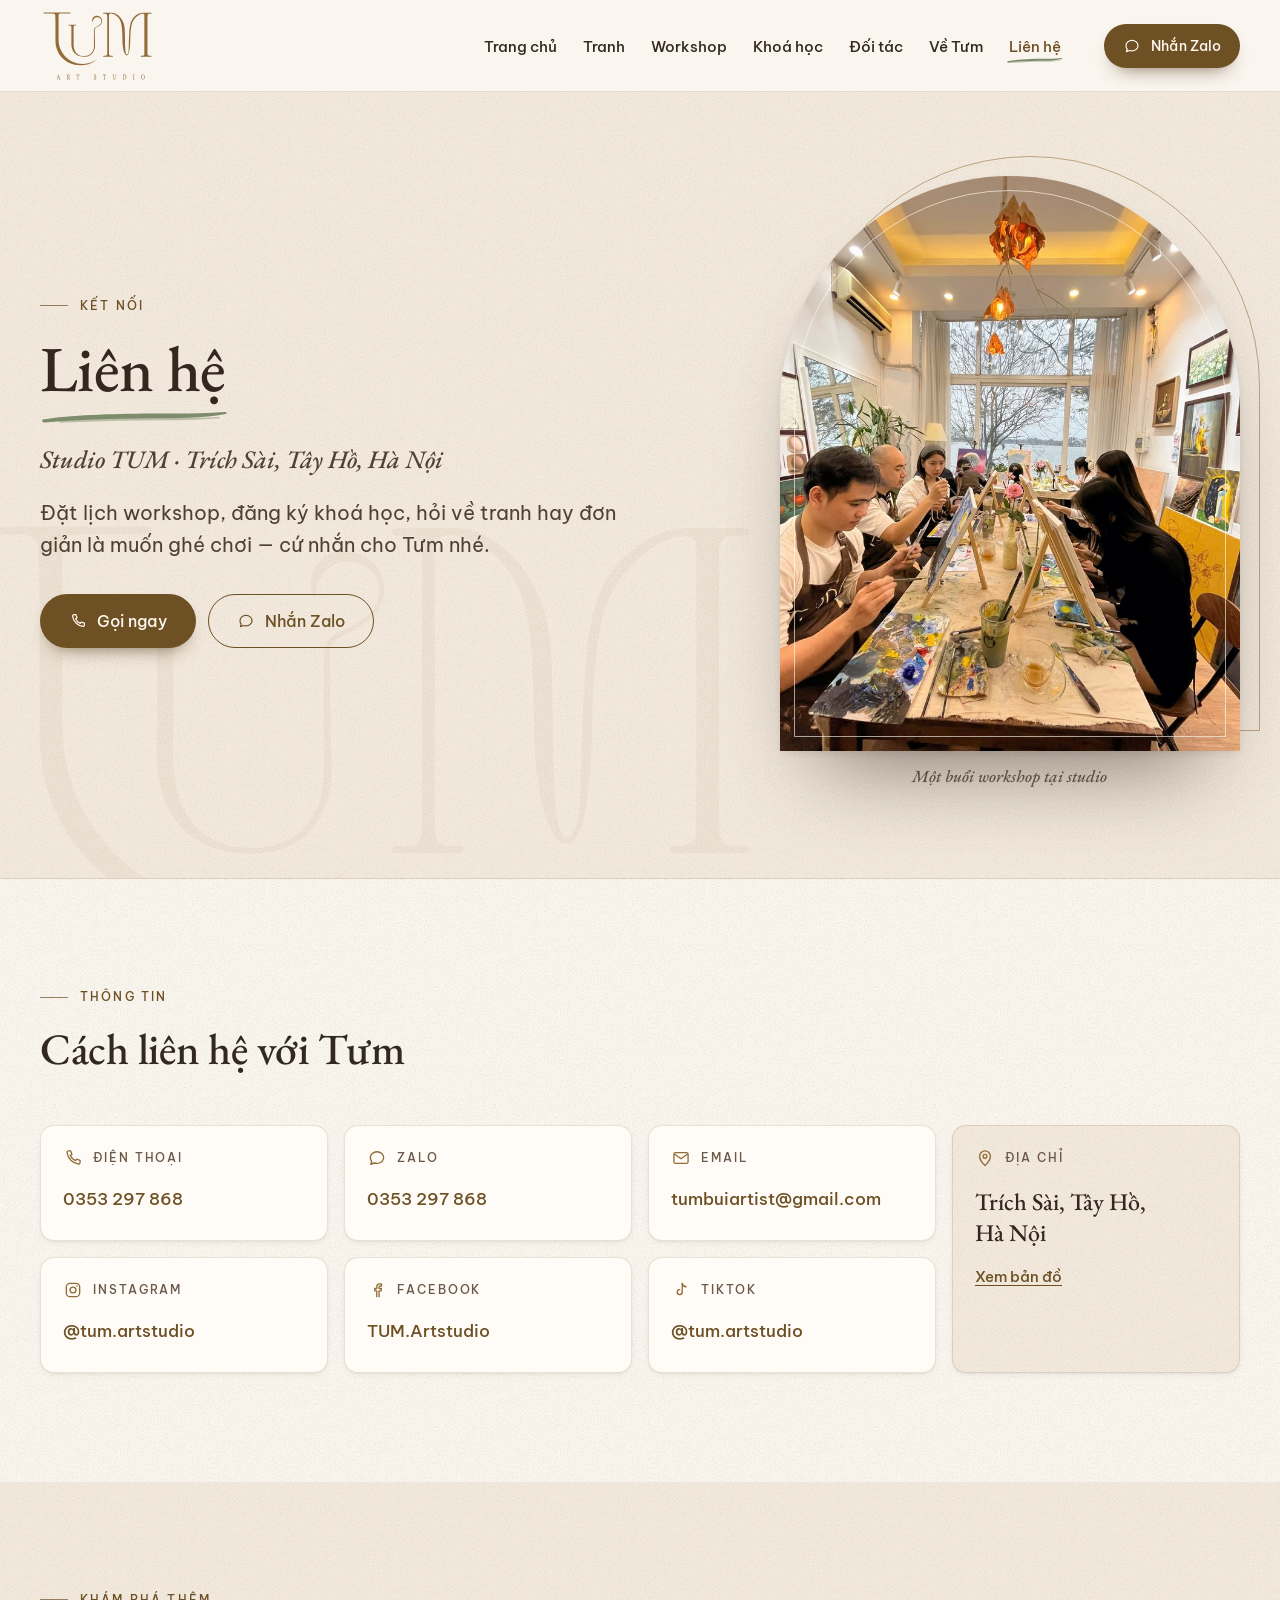
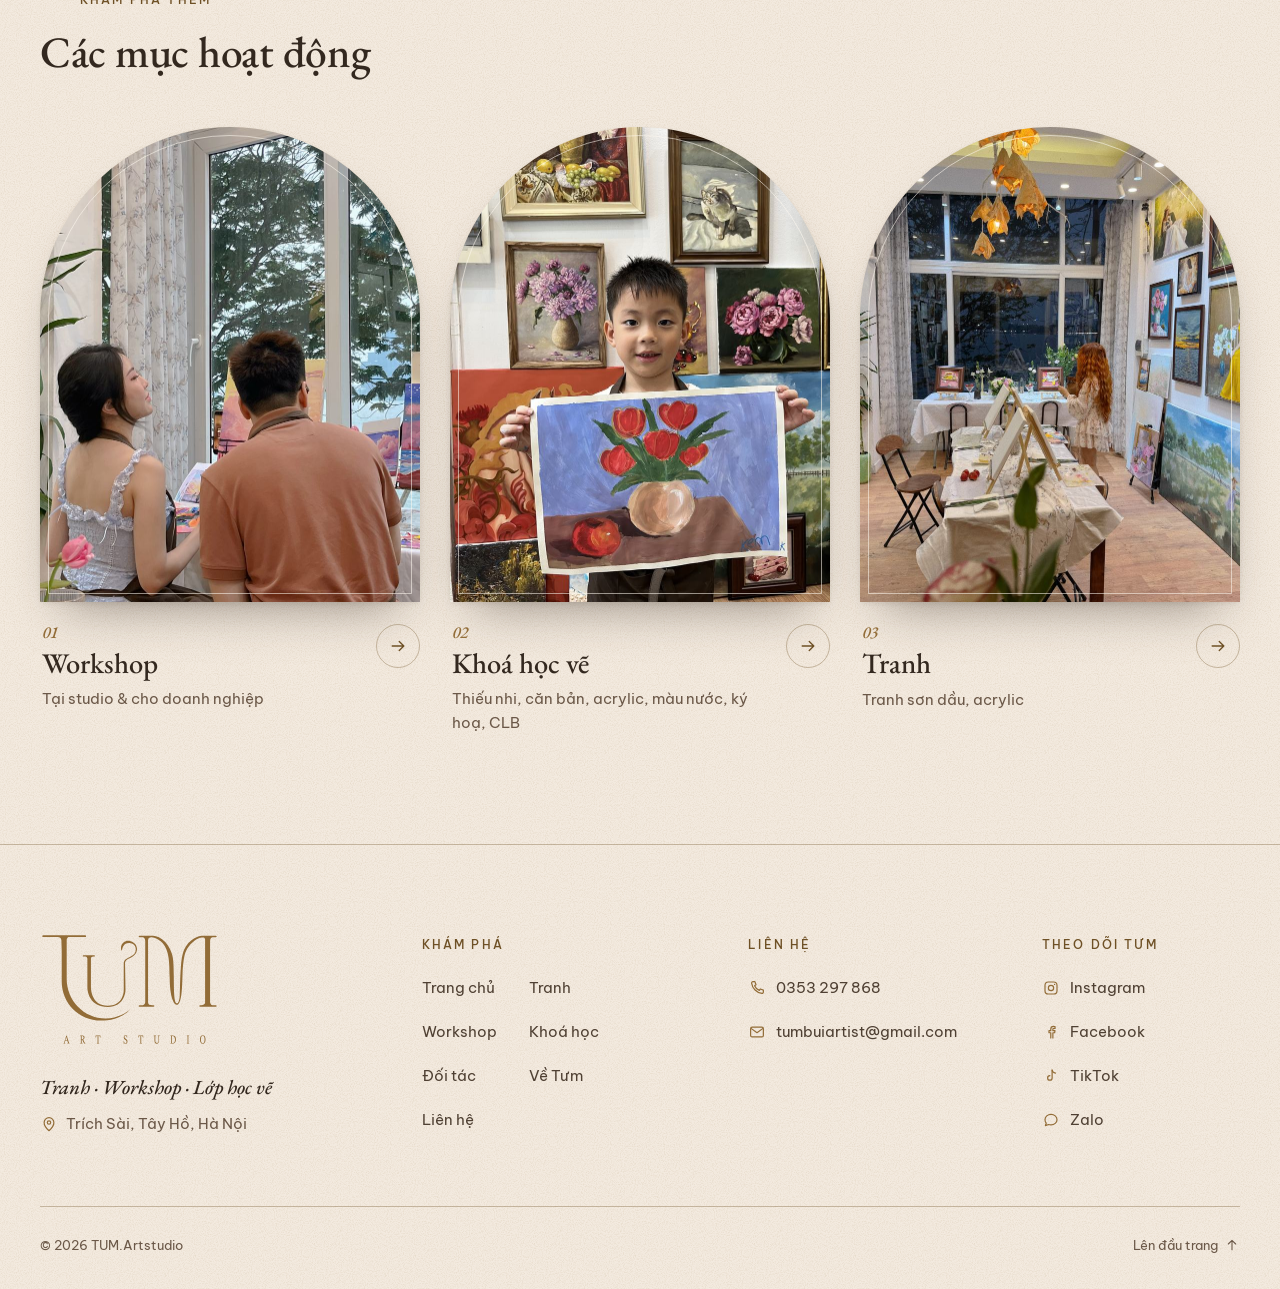
<file: lien-he.html>
<!doctype html>
<html lang="vi">
<head>
  <meta charset="utf-8">
  <meta name="viewport" content="width=device-width, initial-scale=1">
  <script>document.documentElement.classList.add('js')</script>
  <title>Liên hệ — TUM.Artstudio</title>
  <meta name="description" content="Liên hệ TUM.Artstudio: 0353 297 868 (điện thoại, Zalo), tumbuiartist@gmail.com, Trích Sài, Tây Hồ, Hà Nội.">
  <!-- TẠM: ẩn khỏi Google khi đang duyệt — xoá dòng dưới khi công bố chính thức -->
  <meta name="robots" content="noindex">
  <meta name="theme-color" content="#FAF6F0">
  <meta property="og:type" content="website">
  <meta property="og:locale" content="vi_VN">
  <meta property="og:site_name" content="TUM.Artstudio">
  <meta property="og:title" content="Liên hệ — TUM.Artstudio">
  <meta property="og:description" content="Liên hệ TUM.Artstudio: 0353 297 868 (điện thoại, Zalo), tumbuiartist@gmail.com, Trích Sài, Tây Hồ, Hà Nội.">
  <meta property="og:image" content="https://adrian9596.github.io/tum-artstudio/assets/img/logo/og-image.png">
  <meta property="og:image:width" content="1200">
  <meta property="og:image:height" content="630">
  <link rel="icon" href="assets/img/logo/favicon-32.png" type="image/png" sizes="32x32">
  <link rel="icon" href="assets/img/logo/tum-favicon.svg" type="image/svg+xml">
  <link rel="apple-touch-icon" href="assets/img/logo/apple-touch-icon.png">
  <link rel="preconnect" href="https://fonts.googleapis.com">
  <link rel="preconnect" href="https://fonts.gstatic.com" crossorigin>
  <link rel="stylesheet" href="https://fonts.googleapis.com/css2?family=Be+Vietnam+Pro:wght@400;500&amp;family=EB+Garamond:ital,wght@0,500;1,500&amp;display=swap">
  <link rel="stylesheet" href="assets/css/style.css">
  <noscript><style>.menu-toggle{display:none!important}.main-nav{display:block!important;position:static!important;inset:auto!important;padding:0!important;background:none!important;overflow:visible!important;width:auto!important}.nav-top,.nav-extra{display:none!important}.nav-list{display:flex!important;flex-wrap:wrap!important;margin:0!important}.nav-list li{border:0!important}.nav-list a{min-height:44px!important;font:500 15px/1.4 "Be Vietnam Pro",sans-serif!important;padding:10px!important}.nav-list a::after{display:none!important}@media (max-width:959px){.site-header{position:relative!important}.header-bar{flex-wrap:wrap!important;padding-bottom:6px}.main-nav{order:3;width:100%!important}}</style></noscript>
</head>
<body>
<a class="skip-link" href="#main">Bỏ qua, tới nội dung chính</a>

<header class="site-header" data-header>
  <div class="container header-bar">
    <p class="brand"><a href="index.html"><img src="assets/img/logo/tum-logo.svg" width="626" height="394" alt="TUM Art Studio"></a></p>
    <nav class="main-nav" id="site-nav" aria-label="Menu chính">
      <div class="nav-top">
        <img class="nav-logo" src="assets/img/logo/tum-logo.svg" width="626" height="394" alt="">
        <button class="nav-close" type="button" aria-label="Đóng menu"><svg class="icon" width="24" height="24" viewBox="0 0 24 24" aria-hidden="true" focusable="false" fill="none" stroke="currentColor" stroke-width="1.6" stroke-linecap="round" stroke-linejoin="round"><path d="M6 6l12 12M18 6 6 18"/></svg></button>
      </div>
      <ul class="nav-list">
          <li><a href="index.html">Trang chủ</a></li>
          <li><a href="tranh.html">Tranh</a></li>
          <li><a href="workshop.html">Workshop</a></li>
          <li><a href="khoa-hoc.html">Khoá học</a></li>
          <li><a href="doi-tac.html">Đối tác</a></li>
          <li><a href="ve-tum.html">Về Tưm</a></li>
          <li><a href="lien-he.html" aria-current="page">Liên hệ</a></li>
      </ul>
      <div class="nav-extra">
        <p class="nav-extra-title">Trích Sài · Tây Hồ · Hà Nội</p>
        <div class="btn-row">
          <a class="btn btn--primary" href="tel:+84353297868"><svg class="icon" width="20" height="20" viewBox="0 0 24 24" aria-hidden="true" focusable="false" fill="none" stroke="currentColor" stroke-width="1.6" stroke-linecap="round" stroke-linejoin="round"><path d="M6.6 3.5h2.6l1.5 4.1-1.9 1.3a11.5 11.5 0 0 0 6.3 6.3l1.3-1.9 4.1 1.5v2.6a1.8 1.8 0 0 1-1.9 1.8A16.2 16.2 0 0 1 4.8 5.4a1.8 1.8 0 0 1 1.8-1.9z"/></svg><span>Gọi 0353 297 868</span></a>
          <a class="btn btn--ghost" href="https://zalo.me/0353297868" target="_blank" rel="noopener"><svg class="icon" width="20" height="20" viewBox="0 0 24 24" aria-hidden="true" focusable="false" fill="none" stroke="currentColor" stroke-width="1.6" stroke-linecap="round" stroke-linejoin="round"><path d="M20 11.5c0 4-3.6 7-8 7-1.1 0-2.2-.2-3.1-.5l-4.4 1.5 1.2-3.4A6.7 6.7 0 0 1 4 11.5c0-4 3.6-7 8-7s8 3 8 7z"/></svg><span>Nhắn Zalo</span></a>
        </div>
        <ul class="social social--nav"><li><a href="https://www.instagram.com/tum.artstudio/" target="_blank" rel="noopener"><span>Instagram</span></a></li><!-- TẠM: kiểm tra lại link Facebook --><li><a href="https://www.facebook.com/TUM.Artstudio" target="_blank" rel="noopener"><span>Facebook</span></a></li><!-- TẠM: kiểm tra lại link TikTok --><li><a href="https://www.tiktok.com/@tum.artstudio" target="_blank" rel="noopener"><span>TikTok</span></a></li><li><a href="https://zalo.me/0353297868" target="_blank" rel="noopener"><span>Zalo</span></a></li></ul>
      </div>
    </nav>
    <div class="header-actions">
      <a class="btn btn--primary btn--sm header-zalo" href="https://zalo.me/0353297868" target="_blank" rel="noopener"><svg class="icon" width="18" height="18" viewBox="0 0 24 24" aria-hidden="true" focusable="false" fill="none" stroke="currentColor" stroke-width="1.6" stroke-linecap="round" stroke-linejoin="round"><path d="M20 11.5c0 4-3.6 7-8 7-1.1 0-2.2-.2-3.1-.5l-4.4 1.5 1.2-3.4A6.7 6.7 0 0 1 4 11.5c0-4 3.6-7 8-7s8 3 8 7z"/></svg><span><span class="hide-xs">Nhắn </span>Zalo</span></a>
      <button class="menu-toggle" type="button" aria-expanded="false" aria-controls="site-nav"><span class="burger" aria-hidden="true"></span>Menu</button>
    </div>
  </div>
</header>

<main id="main">
<section class="page-head contact-head">
  <div class="container page-head-grid">
    <div class="page-head-copy">
      <p class="label">Kết nối</p>
      <h1 class="page-title">Liên hệ</h1>
      <p class="page-sub">Studio TUM · Trích Sài, Tây Hồ, Hà Nội</p>
      <p class="contact-lead">Đặt lịch workshop, đăng ký khoá học, hỏi về tranh hay đơn giản là muốn ghé chơi — cứ nhắn cho Tưm nhé.</p>
      <div class="btn-row">
        <a class="btn btn--primary btn--lg" href="tel:+84353297868"><svg class="icon" width="20" height="20" viewBox="0 0 24 24" aria-hidden="true" focusable="false" fill="none" stroke="currentColor" stroke-width="1.6" stroke-linecap="round" stroke-linejoin="round"><path d="M6.6 3.5h2.6l1.5 4.1-1.9 1.3a11.5 11.5 0 0 0 6.3 6.3l1.3-1.9 4.1 1.5v2.6a1.8 1.8 0 0 1-1.9 1.8A16.2 16.2 0 0 1 4.8 5.4a1.8 1.8 0 0 1 1.8-1.9z"/></svg><span>Gọi ngay</span></a>
        <a class="btn btn--ghost btn--lg" href="https://zalo.me/0353297868" target="_blank" rel="noopener"><svg class="icon" width="20" height="20" viewBox="0 0 24 24" aria-hidden="true" focusable="false" fill="none" stroke="currentColor" stroke-width="1.6" stroke-linecap="round" stroke-linejoin="round"><path d="M20 11.5c0 4-3.6 7-8 7-1.1 0-2.2-.2-3.1-.5l-4.4 1.5 1.2-3.4A6.7 6.7 0 0 1 4 11.5c0-4 3.6-7 8-7s8 3 8 7z"/></svg><span>Nhắn Zalo</span></a>
      </div>
    </div>
    <figure class="head-media">
      <div class="arch head-arch"><img src="assets/img/studio/studio-5666-t.jpg" srcset="assets/img/studio/studio-5666-t.jpg 760w, assets/img/studio/studio-5666.jpg 1200w" sizes="(max-width: 900px) 70vw, 460px" width="760" height="1013" alt="Bàn dài workshop với nhiều học viên đang vẽ" fetchpriority="high" decoding="async"></div>
      <figcaption class="head-cap">Một buổi workshop tại studio</figcaption>
    </figure>
  </div>
</section>

<section class="section contact-section" aria-labelledby="contact-title">
  <div class="container">
    <div class="section-head"><p class="label">Thông tin</p><h2 class="h2" id="contact-title">Cách liên hệ với Tưm</h2></div>
    <dl class="contact-list">
      <div class="contact-item"><dt><svg class="icon" width="20" height="20" viewBox="0 0 24 24" aria-hidden="true" focusable="false" fill="none" stroke="currentColor" stroke-width="1.6" stroke-linecap="round" stroke-linejoin="round"><path d="M6.6 3.5h2.6l1.5 4.1-1.9 1.3a11.5 11.5 0 0 0 6.3 6.3l1.3-1.9 4.1 1.5v2.6a1.8 1.8 0 0 1-1.9 1.8A16.2 16.2 0 0 1 4.8 5.4a1.8 1.8 0 0 1 1.8-1.9z"/></svg><span>Điện thoại</span></dt><dd><a href="tel:+84353297868">0353 297 868</a></dd></div>
      <div class="contact-item"><dt><svg class="icon" width="20" height="20" viewBox="0 0 24 24" aria-hidden="true" focusable="false" fill="none" stroke="currentColor" stroke-width="1.6" stroke-linecap="round" stroke-linejoin="round"><path d="M20 11.5c0 4-3.6 7-8 7-1.1 0-2.2-.2-3.1-.5l-4.4 1.5 1.2-3.4A6.7 6.7 0 0 1 4 11.5c0-4 3.6-7 8-7s8 3 8 7z"/></svg><span>Zalo</span></dt><dd><a href="https://zalo.me/0353297868" target="_blank" rel="noopener">0353 297 868</a></dd></div>
      <div class="contact-item"><dt><svg class="icon" width="20" height="20" viewBox="0 0 24 24" aria-hidden="true" focusable="false" fill="none" stroke="currentColor" stroke-width="1.6" stroke-linecap="round" stroke-linejoin="round"><rect x="3.5" y="5.5" width="17" height="13" rx="2"/><path d="m4.5 7.5 7.5 5.5 7.5-5.5"/></svg><span>Email</span></dt><dd><a href="mailto:tumbuiartist@gmail.com">tumbuiartist@gmail.com</a></dd></div>
      <div class="contact-item"><dt><svg class="icon" width="20" height="20" viewBox="0 0 24 24" aria-hidden="true" focusable="false" fill="none" stroke="currentColor" stroke-width="1.6" stroke-linecap="round" stroke-linejoin="round"><rect x="4" y="4" width="16" height="16" rx="4.5"/><circle cx="12" cy="12" r="3.5"/><circle cx="16.8" cy="7.2" r=".9" fill="currentColor" stroke="none"/></svg><span>Instagram</span></dt><dd><a href="https://www.instagram.com/tum.artstudio/" target="_blank" rel="noopener">@tum.artstudio</a></dd></div>
      <!-- TẠM: kiểm tra lại link Facebook -->
      <div class="contact-item"><dt><svg class="icon" width="20" height="20" viewBox="0 0 24 24" aria-hidden="true" focusable="false" fill="none" stroke="currentColor" stroke-width="1.6" stroke-linecap="round" stroke-linejoin="round"><path d="M14.5 20v-7h2.4l.4-2.8h-2.8V8.6c0-.8.3-1.4 1.4-1.4h1.5V4.7c-.3 0-1.1-.1-2.1-.1-2.1 0-3.6 1.3-3.6 3.7v1.9h-2.4V13h2.4v7"/></svg><span>Facebook</span></dt><dd><a href="https://www.facebook.com/TUM.Artstudio" target="_blank" rel="noopener">TUM.Artstudio</a></dd></div>
      <!-- TẠM: kiểm tra lại link TikTok -->
      <div class="contact-item"><dt><svg class="icon" width="20" height="20" viewBox="0 0 24 24" aria-hidden="true" focusable="false" fill="none" stroke="currentColor" stroke-width="1.6" stroke-linecap="round" stroke-linejoin="round"><path d="M13.5 4v10.5a3 3 0 1 1-3-3"/><path d="M13.5 4c.3 2.3 1.9 3.9 4.5 4.1"/></svg><span>TikTok</span></dt><dd><a href="https://www.tiktok.com/@tum.artstudio" target="_blank" rel="noopener">@tum.artstudio</a></dd></div>
      <div class="contact-item contact-item--addr"><dt><svg class="icon" width="20" height="20" viewBox="0 0 24 24" aria-hidden="true" focusable="false" fill="none" stroke="currentColor" stroke-width="1.6" stroke-linecap="round" stroke-linejoin="round"><path d="M12 21s-6.5-5.7-6.5-11a6.5 6.5 0 0 1 13 0c0 5.3-6.5 11-6.5 11z"/><circle cx="12" cy="10" r="2.3"/></svg><span>Địa chỉ</span></dt><dd>Trích Sài, Tây Hồ, Hà Nội<br><a class="small-link" href="https://www.google.com/maps/search/?api=1&amp;query=Tr%C3%ADch%20S%C3%A0i%2C%20T%C3%A2y%20H%E1%BB%93%2C%20H%C3%A0%20N%E1%BB%99i" target="_blank" rel="noopener">Xem bản đồ</a></dd></div>
    </dl>
  </div>
</section>

<section class="section band next-section" aria-labelledby="next-title">
  <div class="container">
    <div class="section-head"><p class="label">Khám phá thêm</p><h2 class="h2" id="next-title">Các mục hoạt động</h2></div>
    <div class="services services--3">
      <a class="service" href="workshop.html">
        <div class="arch service-media"><img src="assets/img/studio/studio-3655-t.jpg" srcset="assets/img/studio/studio-3655-t.jpg 760w, assets/img/studio/studio-3655.jpg 1200w" sizes="(max-width: 700px) 28vw, (max-width: 1240px) 25vw, 290px" width="760" height="1013" alt="" loading="lazy" decoding="async" style="object-position:50% 40%"></div>
        <div class="service-body">
          <span class="service-num" aria-hidden="true">01</span>
          <h3 class="service-title">Workshop</h3>
          <p class="service-text">Tại studio &amp; cho doanh nghiệp</p>
          <span class="service-go" aria-hidden="true"><svg class="icon" width="20" height="20" viewBox="0 0 24 24" aria-hidden="true" focusable="false" fill="none" stroke="currentColor" stroke-width="1.6" stroke-linecap="round" stroke-linejoin="round"><path d="M5 12h14M13.5 6.5 19 12l-5.5 5.5"/></svg></span>
        </div>
      </a>
      <a class="service" href="khoa-hoc.html">
        <div class="arch service-media"><img src="assets/img/thieu-nhi/bmn-1394-t.jpg" srcset="assets/img/thieu-nhi/bmn-1394-t.jpg 760w, assets/img/thieu-nhi/bmn-1394.jpg 1200w" sizes="(max-width: 700px) 28vw, (max-width: 1240px) 25vw, 290px" width="760" height="1013" alt="" loading="lazy" decoding="async" style="object-position:50% 30%"></div>
        <div class="service-body">
          <span class="service-num" aria-hidden="true">02</span>
          <h3 class="service-title">Khoá học vẽ</h3>
          <p class="service-text">Thiếu nhi, căn bản, acrylic, màu nước, ký hoạ, CLB</p>
          <span class="service-go" aria-hidden="true"><svg class="icon" width="20" height="20" viewBox="0 0 24 24" aria-hidden="true" focusable="false" fill="none" stroke="currentColor" stroke-width="1.6" stroke-linecap="round" stroke-linejoin="round"><path d="M5 12h14M13.5 6.5 19 12l-5.5 5.5"/></svg></span>
        </div>
      </a>
      <a class="service" href="tranh.html">
        <div class="arch service-media"><img src="assets/img/studio/studio-0267-t.jpg" srcset="assets/img/studio/studio-0267-t.jpg 760w, assets/img/studio/studio-0267.jpg 1200w" sizes="(max-width: 700px) 28vw, (max-width: 1240px) 25vw, 290px" width="760" height="1013" alt="" loading="lazy" decoding="async" style="object-position:50% 45%"></div>
        <div class="service-body">
          <span class="service-num" aria-hidden="true">03</span>
          <h3 class="service-title">Tranh</h3>
          <p class="service-text">Tranh sơn dầu, acrylic</p>
          <span class="service-go" aria-hidden="true"><svg class="icon" width="20" height="20" viewBox="0 0 24 24" aria-hidden="true" focusable="false" fill="none" stroke="currentColor" stroke-width="1.6" stroke-linecap="round" stroke-linejoin="round"><path d="M5 12h14M13.5 6.5 19 12l-5.5 5.5"/></svg></span>
        </div>
      </a>
    </div>
  </div>
</section>
</main>

<footer class="site-footer">
  <div class="container footer-grid">
    <div class="footer-brand">
      <a class="footer-logo" href="index.html"><img src="assets/img/logo/tum-logo.svg" width="626" height="394" alt="TUM Art Studio" loading="lazy" decoding="async"></a>
      <p class="footer-tagline">Tranh · Workshop · Lớp học vẽ</p>
      <p class="footer-addr"><svg class="icon" width="18" height="18" viewBox="0 0 24 24" aria-hidden="true" focusable="false" fill="none" stroke="currentColor" stroke-width="1.6" stroke-linecap="round" stroke-linejoin="round"><path d="M12 21s-6.5-5.7-6.5-11a6.5 6.5 0 0 1 13 0c0 5.3-6.5 11-6.5 11z"/><circle cx="12" cy="10" r="2.3"/></svg><span>Trích Sài, Tây Hồ, Hà Nội</span></p>
    </div>
    <div class="footer-col footer-col--nav">
      <p class="footer-title">Khám phá</p>
      <ul class="footer-links footer-links--2">
          <li><a href="index.html">Trang chủ</a></li>
          <li><a href="tranh.html">Tranh</a></li>
          <li><a href="workshop.html">Workshop</a></li>
          <li><a href="khoa-hoc.html">Khoá học</a></li>
          <li><a href="doi-tac.html">Đối tác</a></li>
          <li><a href="ve-tum.html">Về Tưm</a></li>
          <li><a href="lien-he.html">Liên hệ</a></li>
      </ul>
    </div>
    <div class="footer-col footer-col--contact">
      <p class="footer-title">Liên hệ</p>
      <ul class="footer-links">
        <li><a href="tel:+84353297868"><svg class="icon" width="18" height="18" viewBox="0 0 24 24" aria-hidden="true" focusable="false" fill="none" stroke="currentColor" stroke-width="1.6" stroke-linecap="round" stroke-linejoin="round"><path d="M6.6 3.5h2.6l1.5 4.1-1.9 1.3a11.5 11.5 0 0 0 6.3 6.3l1.3-1.9 4.1 1.5v2.6a1.8 1.8 0 0 1-1.9 1.8A16.2 16.2 0 0 1 4.8 5.4a1.8 1.8 0 0 1 1.8-1.9z"/></svg><span>0353 297 868</span></a></li>
        <li><a href="mailto:tumbuiartist@gmail.com"><svg class="icon" width="18" height="18" viewBox="0 0 24 24" aria-hidden="true" focusable="false" fill="none" stroke="currentColor" stroke-width="1.6" stroke-linecap="round" stroke-linejoin="round"><rect x="3.5" y="5.5" width="17" height="13" rx="2"/><path d="m4.5 7.5 7.5 5.5 7.5-5.5"/></svg><span>tumbuiartist@gmail.com</span></a></li>
      </ul>
    </div>
    <div class="footer-col footer-col--social">
      <p class="footer-title">Theo dõi Tưm</p>
      <ul class="social social--footer"><li><a href="https://www.instagram.com/tum.artstudio/" target="_blank" rel="noopener"><svg class="icon" width="18" height="18" viewBox="0 0 24 24" aria-hidden="true" focusable="false" fill="none" stroke="currentColor" stroke-width="1.6" stroke-linecap="round" stroke-linejoin="round"><rect x="4" y="4" width="16" height="16" rx="4.5"/><circle cx="12" cy="12" r="3.5"/><circle cx="16.8" cy="7.2" r=".9" fill="currentColor" stroke="none"/></svg><span>Instagram</span></a></li><!-- TẠM: kiểm tra lại link Facebook --><li><a href="https://www.facebook.com/TUM.Artstudio" target="_blank" rel="noopener"><svg class="icon" width="18" height="18" viewBox="0 0 24 24" aria-hidden="true" focusable="false" fill="none" stroke="currentColor" stroke-width="1.6" stroke-linecap="round" stroke-linejoin="round"><path d="M14.5 20v-7h2.4l.4-2.8h-2.8V8.6c0-.8.3-1.4 1.4-1.4h1.5V4.7c-.3 0-1.1-.1-2.1-.1-2.1 0-3.6 1.3-3.6 3.7v1.9h-2.4V13h2.4v7"/></svg><span>Facebook</span></a></li><!-- TẠM: kiểm tra lại link TikTok --><li><a href="https://www.tiktok.com/@tum.artstudio" target="_blank" rel="noopener"><svg class="icon" width="18" height="18" viewBox="0 0 24 24" aria-hidden="true" focusable="false" fill="none" stroke="currentColor" stroke-width="1.6" stroke-linecap="round" stroke-linejoin="round"><path d="M13.5 4v10.5a3 3 0 1 1-3-3"/><path d="M13.5 4c.3 2.3 1.9 3.9 4.5 4.1"/></svg><span>TikTok</span></a></li><li><a href="https://zalo.me/0353297868" target="_blank" rel="noopener"><svg class="icon" width="18" height="18" viewBox="0 0 24 24" aria-hidden="true" focusable="false" fill="none" stroke="currentColor" stroke-width="1.6" stroke-linecap="round" stroke-linejoin="round"><path d="M20 11.5c0 4-3.6 7-8 7-1.1 0-2.2-.2-3.1-.5l-4.4 1.5 1.2-3.4A6.7 6.7 0 0 1 4 11.5c0-4 3.6-7 8-7s8 3 8 7z"/></svg><span>Zalo</span></a></li></ul>
    </div>
  </div>
  <div class="container footer-bottom">
    <p class="copy">© <span data-year>2026</span> TUM.Artstudio</p>
    <p class="footer-top"><a href="#main">Lên đầu trang <svg class="icon icon--up" width="16" height="16" viewBox="0 0 24 24" aria-hidden="true" focusable="false" fill="none" stroke="currentColor" stroke-width="1.6" stroke-linecap="round" stroke-linejoin="round"><path d="M12 5v14M6.5 13.5 12 19l5.5-5.5"/></svg></a></p>
  </div>
</footer>

<script src="assets/js/main.js" defer></script>
</body>
</html>
</file>
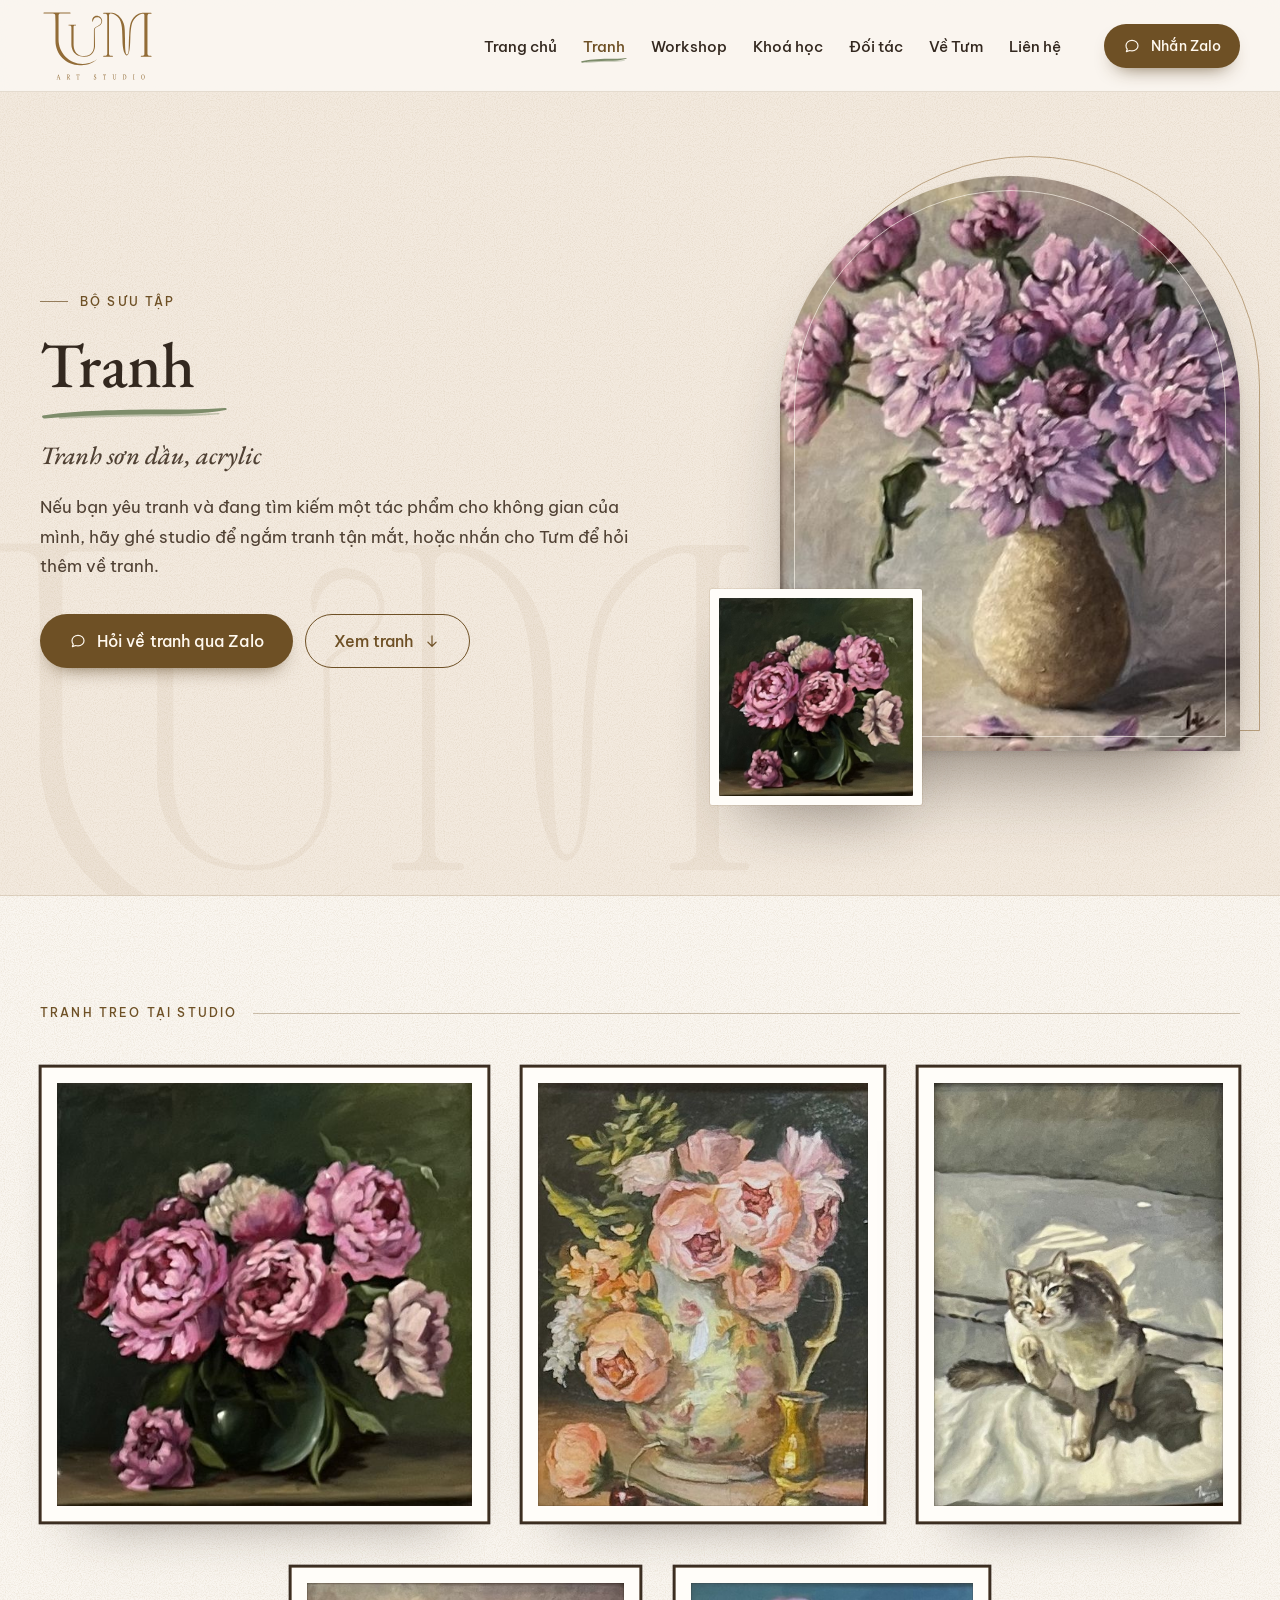
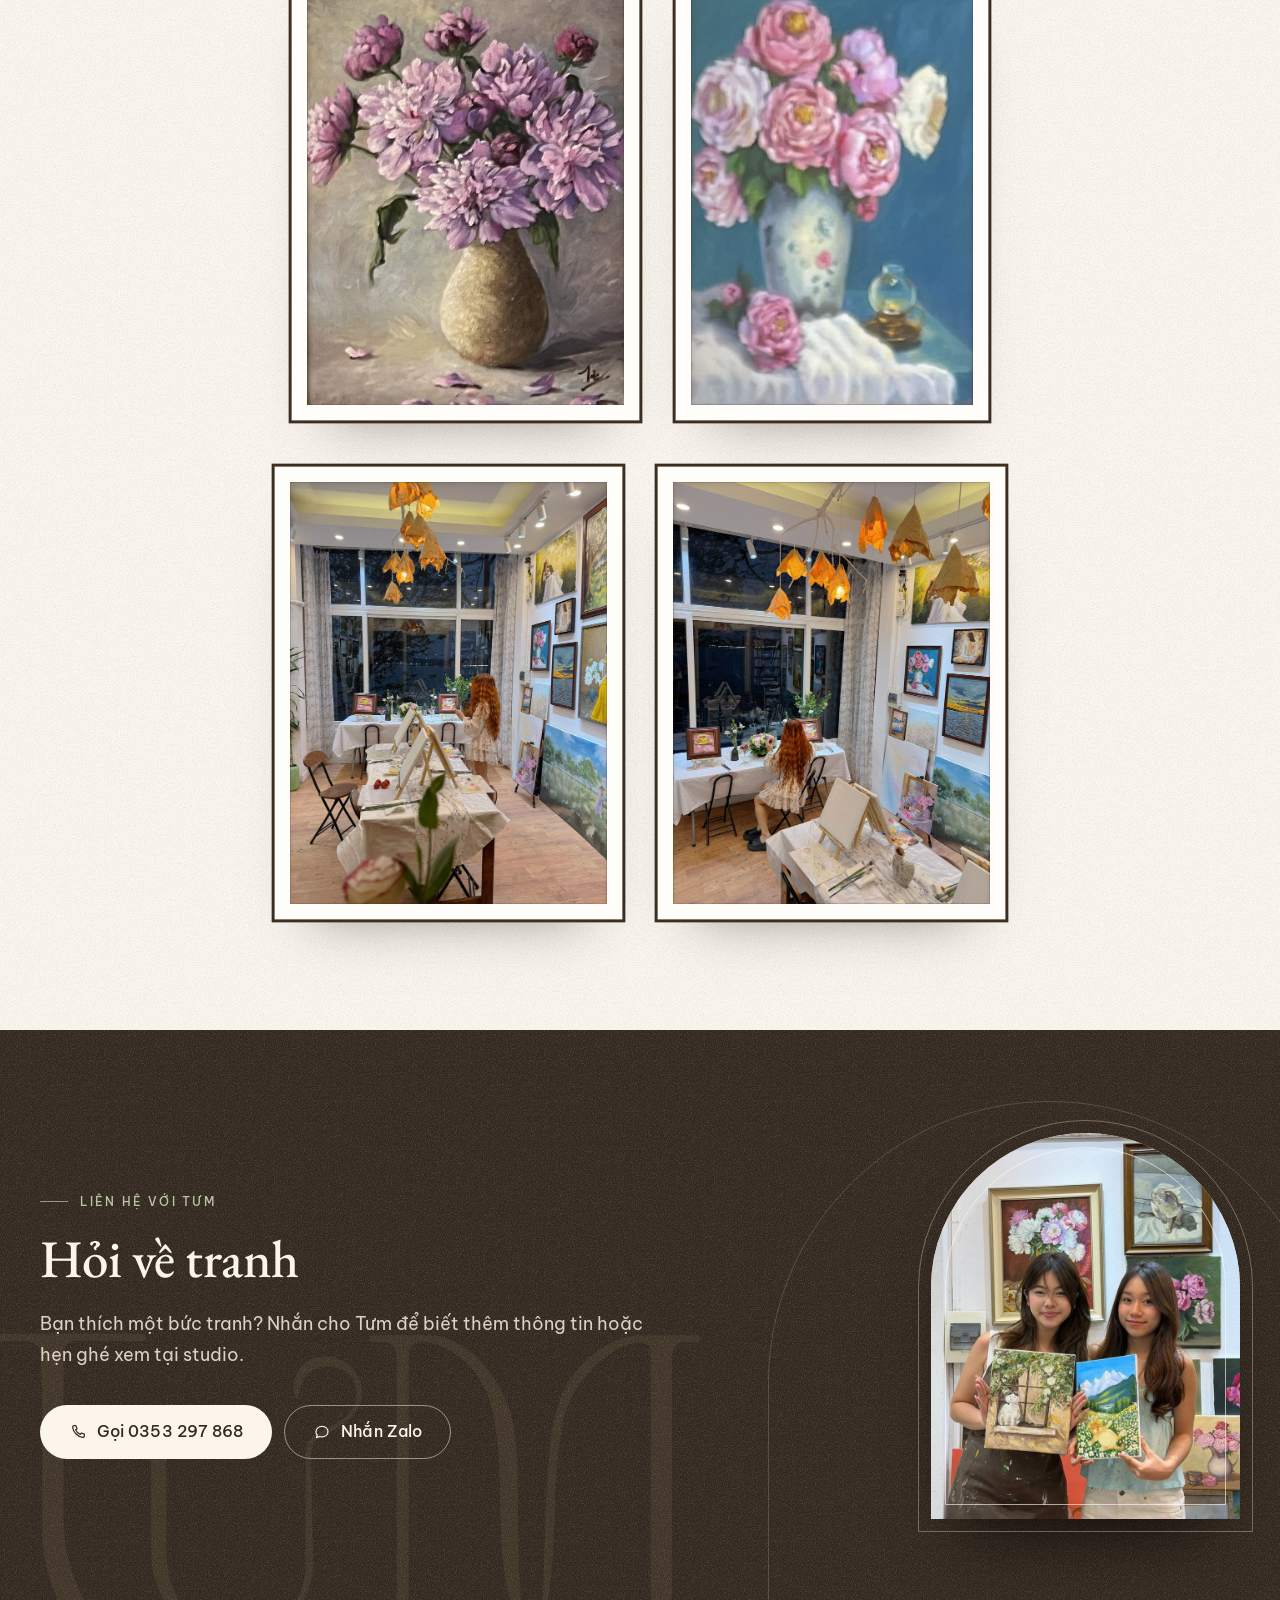
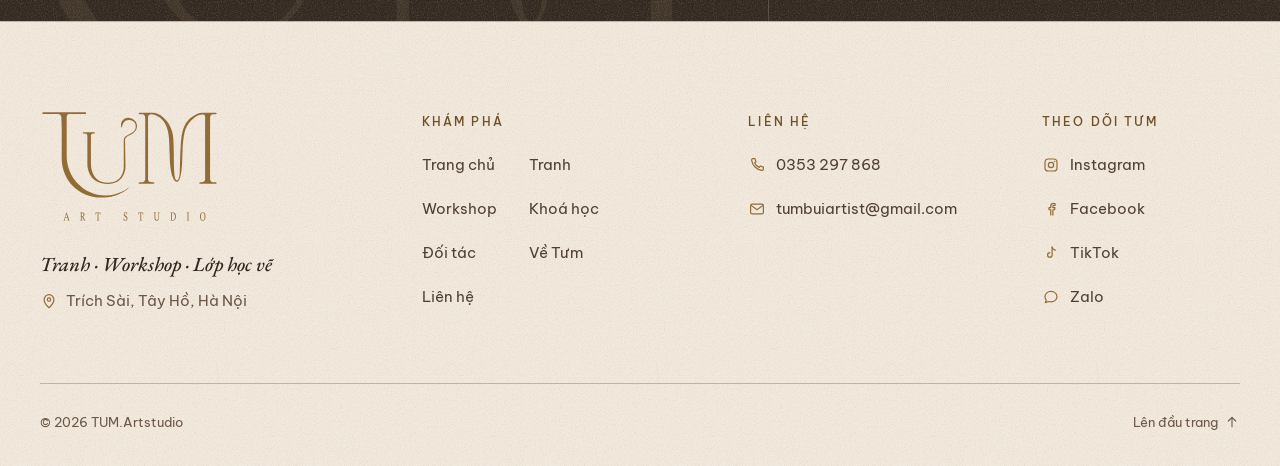
<file: tranh.html>
<!doctype html>
<html lang="vi">
<head>
  <meta charset="utf-8">
  <meta name="viewport" content="width=device-width, initial-scale=1">
  <script>document.documentElement.classList.add('js')</script>
  <title>Tranh — TUM.Artstudio</title>
  <meta name="description" content="Tranh sơn dầu, acrylic của Tưm tại studio TUM, Trích Sài, Tây Hồ, Hà Nội.">
  <!-- TẠM: ẩn khỏi Google khi đang duyệt — xoá dòng dưới khi công bố chính thức -->
  <meta name="robots" content="noindex">
  <meta name="theme-color" content="#FAF6F0">
  <meta property="og:type" content="website">
  <meta property="og:locale" content="vi_VN">
  <meta property="og:site_name" content="TUM.Artstudio">
  <meta property="og:title" content="Tranh — TUM.Artstudio">
  <meta property="og:description" content="Tranh sơn dầu, acrylic của Tưm tại studio TUM, Trích Sài, Tây Hồ, Hà Nội.">
  <meta property="og:image" content="https://adrian9596.github.io/tum-artstudio/assets/img/logo/og-image.png">
  <meta property="og:image:width" content="1200">
  <meta property="og:image:height" content="630">
  <link rel="icon" href="assets/img/logo/favicon-32.png" type="image/png" sizes="32x32">
  <link rel="icon" href="assets/img/logo/tum-favicon.svg" type="image/svg+xml">
  <link rel="apple-touch-icon" href="assets/img/logo/apple-touch-icon.png">
  <link rel="preconnect" href="https://fonts.googleapis.com">
  <link rel="preconnect" href="https://fonts.gstatic.com" crossorigin>
  <link rel="stylesheet" href="https://fonts.googleapis.com/css2?family=Be+Vietnam+Pro:wght@400;500&amp;family=EB+Garamond:ital,wght@0,500;1,500&amp;display=swap">
  <link rel="stylesheet" href="assets/css/style.css">
  <noscript><style>.menu-toggle{display:none!important}.main-nav{display:block!important;position:static!important;inset:auto!important;padding:0!important;background:none!important;overflow:visible!important;width:auto!important}.nav-top,.nav-extra{display:none!important}.nav-list{display:flex!important;flex-wrap:wrap!important;margin:0!important}.nav-list li{border:0!important}.nav-list a{min-height:44px!important;font:500 15px/1.4 "Be Vietnam Pro",sans-serif!important;padding:10px!important}.nav-list a::after{display:none!important}@media (max-width:959px){.site-header{position:relative!important}.header-bar{flex-wrap:wrap!important;padding-bottom:6px}.main-nav{order:3;width:100%!important}}</style></noscript>
</head>
<body>
<a class="skip-link" href="#main">Bỏ qua, tới nội dung chính</a>

<header class="site-header" data-header>
  <div class="container header-bar">
    <p class="brand"><a href="index.html"><img src="assets/img/logo/tum-logo.svg" width="626" height="394" alt="TUM Art Studio"></a></p>
    <nav class="main-nav" id="site-nav" aria-label="Menu chính">
      <div class="nav-top">
        <img class="nav-logo" src="assets/img/logo/tum-logo.svg" width="626" height="394" alt="">
        <button class="nav-close" type="button" aria-label="Đóng menu"><svg class="icon" width="24" height="24" viewBox="0 0 24 24" aria-hidden="true" focusable="false" fill="none" stroke="currentColor" stroke-width="1.6" stroke-linecap="round" stroke-linejoin="round"><path d="M6 6l12 12M18 6 6 18"/></svg></button>
      </div>
      <ul class="nav-list">
          <li><a href="index.html">Trang chủ</a></li>
          <li><a href="tranh.html" aria-current="page">Tranh</a></li>
          <li><a href="workshop.html">Workshop</a></li>
          <li><a href="khoa-hoc.html">Khoá học</a></li>
          <li><a href="doi-tac.html">Đối tác</a></li>
          <li><a href="ve-tum.html">Về Tưm</a></li>
          <li><a href="lien-he.html">Liên hệ</a></li>
      </ul>
      <div class="nav-extra">
        <p class="nav-extra-title">Trích Sài · Tây Hồ · Hà Nội</p>
        <div class="btn-row">
          <a class="btn btn--primary" href="tel:+84353297868"><svg class="icon" width="20" height="20" viewBox="0 0 24 24" aria-hidden="true" focusable="false" fill="none" stroke="currentColor" stroke-width="1.6" stroke-linecap="round" stroke-linejoin="round"><path d="M6.6 3.5h2.6l1.5 4.1-1.9 1.3a11.5 11.5 0 0 0 6.3 6.3l1.3-1.9 4.1 1.5v2.6a1.8 1.8 0 0 1-1.9 1.8A16.2 16.2 0 0 1 4.8 5.4a1.8 1.8 0 0 1 1.8-1.9z"/></svg><span>Gọi 0353 297 868</span></a>
          <a class="btn btn--ghost" href="https://zalo.me/0353297868" target="_blank" rel="noopener"><svg class="icon" width="20" height="20" viewBox="0 0 24 24" aria-hidden="true" focusable="false" fill="none" stroke="currentColor" stroke-width="1.6" stroke-linecap="round" stroke-linejoin="round"><path d="M20 11.5c0 4-3.6 7-8 7-1.1 0-2.2-.2-3.1-.5l-4.4 1.5 1.2-3.4A6.7 6.7 0 0 1 4 11.5c0-4 3.6-7 8-7s8 3 8 7z"/></svg><span>Nhắn Zalo</span></a>
        </div>
        <ul class="social social--nav"><li><a href="https://www.instagram.com/tum.artstudio/" target="_blank" rel="noopener"><span>Instagram</span></a></li><!-- TẠM: kiểm tra lại link Facebook --><li><a href="https://www.facebook.com/TUM.Artstudio" target="_blank" rel="noopener"><span>Facebook</span></a></li><!-- TẠM: kiểm tra lại link TikTok --><li><a href="https://www.tiktok.com/@tum.artstudio" target="_blank" rel="noopener"><span>TikTok</span></a></li><li><a href="https://zalo.me/0353297868" target="_blank" rel="noopener"><span>Zalo</span></a></li></ul>
      </div>
    </nav>
    <div class="header-actions">
      <a class="btn btn--primary btn--sm header-zalo" href="https://zalo.me/0353297868" target="_blank" rel="noopener"><svg class="icon" width="18" height="18" viewBox="0 0 24 24" aria-hidden="true" focusable="false" fill="none" stroke="currentColor" stroke-width="1.6" stroke-linecap="round" stroke-linejoin="round"><path d="M20 11.5c0 4-3.6 7-8 7-1.1 0-2.2-.2-3.1-.5l-4.4 1.5 1.2-3.4A6.7 6.7 0 0 1 4 11.5c0-4 3.6-7 8-7s8 3 8 7z"/></svg><span><span class="hide-xs">Nhắn </span>Zalo</span></a>
      <button class="menu-toggle" type="button" aria-expanded="false" aria-controls="site-nav"><span class="burger" aria-hidden="true"></span>Menu</button>
    </div>
  </div>
</header>

<main id="main">
<section class="page-head">
  <div class="container page-head-grid">
    <div class="page-head-copy">
      <p class="label">Bộ sưu tập</p>
      <h1 class="page-title">Tranh</h1>
      <p class="page-sub">Tranh sơn dầu, acrylic</p>
      <div class="page-intro"><p>Nếu bạn yêu tranh và đang tìm kiếm một tác phẩm cho không gian của mình, hãy ghé studio để ngắm tranh tận mắt, hoặc nhắn cho Tưm để hỏi thêm về tranh.</p></div>
      <div class="btn-row"><a class="btn btn--primary btn--lg" href="https://zalo.me/0353297868" target="_blank" rel="noopener"><svg class="icon" width="20" height="20" viewBox="0 0 24 24" aria-hidden="true" focusable="false" fill="none" stroke="currentColor" stroke-width="1.6" stroke-linecap="round" stroke-linejoin="round"><path d="M20 11.5c0 4-3.6 7-8 7-1.1 0-2.2-.2-3.1-.5l-4.4 1.5 1.2-3.4A6.7 6.7 0 0 1 4 11.5c0-4 3.6-7 8-7s8 3 8 7z"/></svg><span>Hỏi về tranh qua Zalo</span></a>
        <a class="btn btn--ghost btn--lg" href="#bo-suu-tap"><span>Xem tranh</span><svg class="icon" width="20" height="20" viewBox="0 0 24 24" aria-hidden="true" focusable="false" fill="none" stroke="currentColor" stroke-width="1.6" stroke-linecap="round" stroke-linejoin="round"><path d="M12 5v14M6.5 13.5 12 19l5.5-5.5"/></svg></a></div>
    </div>
    <div class="head-media has-inset">
      <div class="arch head-arch"><img src="assets/img/tranh/tranh-binh-hoa-tim-t.jpg" srcset="assets/img/tranh/tranh-binh-hoa-tim-t.jpg 520w, assets/img/tranh/tranh-binh-hoa-tim.jpg 644w" sizes="(max-width: 900px) 70vw, 460px" width="520" height="694" alt="Tranh bình hoa tím treo tại studio" fetchpriority="high" decoding="async" style="object-position:50% 70%"></div>
      <div class="head-inset head-inset--art" style="--r:0.981"><span class="inset-clip"><img src="assets/img/tranh/tranh-mau-don-t.jpg" srcset="assets/img/tranh/tranh-mau-don-t.jpg 520w, assets/img/tranh/tranh-mau-don.jpg 780w" sizes="(max-width: 900px) 36vw, 210px" width="520" height="530" alt="Tranh hoa mẫu đơn hồng treo tại studio" loading="lazy" decoding="async"></span></div>
    </div>
  </div>
</section>

<section class="section gallery-section" id="bo-suu-tap" aria-labelledby="gallery-title">
  <div class="container">
  <h2 class="rule-title" id="gallery-title">Tranh treo tại studio</h2>
  <!-- Mỗi bức tranh được cắt thẳng từ ảnh chụp studio, giữ trọn khung hình của tranh (không cắt).
       Hàng 2–3 có --span = tổng tỉ lệ hàng đó / tổng tỉ lệ hàng 1 (2.443) để các hàng cao bằng nhau.
       Khi có ảnh chụp riêng từng bức (kèm tên, kích thước, chất liệu), thay vào đây. -->
  <div class="frames" data-gallery>
      <div class="frames-row" style="--cols:0.981fr 0.780fr 0.682fr">
        <a class="frame" href="assets/img/tranh/tranh-mau-don.jpg" data-caption="Tranh hoa mẫu đơn hồng treo tại studio" style="--r:0.981"><span class="frame-clip"><img src="assets/img/tranh/tranh-mau-don-t.jpg" srcset="assets/img/tranh/tranh-mau-don-t.jpg 520w, assets/img/tranh/tranh-mau-don.jpg 780w" sizes="(max-width: 599px) 46vw, (max-width: 1240px) 34vw, 440px" width="520" height="530" alt="Tranh hoa mẫu đơn hồng treo tại studio" loading="lazy" decoding="async"></span></a>
        <a class="frame" href="assets/img/tranh/tranh-hoa-hong.jpg" data-caption="Tranh tĩnh vật hoa hồng trong ấm trà treo tại studio" style="--r:0.780"><span class="frame-clip"><img src="assets/img/tranh/tranh-hoa-hong-t.jpg" srcset="assets/img/tranh/tranh-hoa-hong-t.jpg 520w, assets/img/tranh/tranh-hoa-hong.jpg 649w" sizes="(max-width: 599px) 46vw, (max-width: 1240px) 34vw, 440px" width="520" height="667" alt="Tranh tĩnh vật hoa hồng trong ấm trà treo tại studio" loading="lazy" decoding="async"></span></a>
        <a class="frame" href="assets/img/tranh/tranh-meo.jpg" data-caption="Tranh chú mèo treo tại studio" style="--r:0.682"><span class="frame-clip"><img src="assets/img/tranh/tranh-meo-t.jpg" srcset="assets/img/tranh/tranh-meo-t.jpg 520w, assets/img/tranh/tranh-meo.jpg 590w" sizes="(max-width: 599px) 46vw, (max-width: 1240px) 34vw, 440px" width="520" height="762" alt="Tranh chú mèo treo tại studio" loading="lazy" decoding="async"></span></a>
      </div>
      <div class="frames-row" style="--cols:0.750fr 0.668fr;--span:0.5801">
        <a class="frame" href="assets/img/tranh/tranh-binh-hoa-tim.jpg" data-caption="Tranh bình hoa tím treo tại studio" style="--r:0.750"><span class="frame-clip"><img src="assets/img/tranh/tranh-binh-hoa-tim-t.jpg" srcset="assets/img/tranh/tranh-binh-hoa-tim-t.jpg 520w, assets/img/tranh/tranh-binh-hoa-tim.jpg 644w" sizes="(max-width: 599px) 46vw, (max-width: 1240px) 34vw, 440px" width="520" height="694" alt="Tranh bình hoa tím treo tại studio" loading="lazy" decoding="async"></span></a>
        <a class="frame" href="assets/img/tranh/tranh-binh-su.jpg" data-caption="Tranh hoa mẫu đơn trong bình sứ treo tại studio" style="--r:0.668"><span class="frame-clip"><img src="assets/img/tranh/tranh-binh-su-t.jpg" srcset="assets/img/tranh/tranh-binh-su-t.jpg 508w, assets/img/tranh/tranh-binh-su.jpg 508w" sizes="(max-width: 599px) 46vw, (max-width: 1240px) 34vw, 440px" width="508" height="761" alt="Tranh hoa mẫu đơn trong bình sứ treo tại studio" loading="lazy" decoding="async"></span></a>
      </div>
      <div class="frames-row" style="--cols:0.750fr 0.750fr;--span:0.6139">
        <a class="frame" href="assets/img/studio/studio-0267.jpg" data-caption="Toàn cảnh studio TUM với bàn vẽ, giá vẽ và tường treo tranh" style="--r:0.750"><span class="frame-clip"><img src="assets/img/studio/studio-0267-t.jpg" srcset="assets/img/studio/studio-0267-t.jpg 760w, assets/img/studio/studio-0267.jpg 1200w" sizes="(max-width: 599px) 46vw, (max-width: 1240px) 34vw, 440px" width="760" height="1013" alt="Toàn cảnh studio TUM với bàn vẽ, giá vẽ và tường treo tranh" loading="lazy" decoding="async"></span></a>
        <a class="frame" href="assets/img/studio/studio-0260.jpg" data-caption="Không gian studio với đèn giấy và những bức tranh treo tường" style="--r:0.750"><span class="frame-clip"><img src="assets/img/studio/studio-0260-t.jpg" srcset="assets/img/studio/studio-0260-t.jpg 760w, assets/img/studio/studio-0260.jpg 1200w" sizes="(max-width: 599px) 46vw, (max-width: 1240px) 34vw, 440px" width="760" height="1013" alt="Không gian studio với đèn giấy và những bức tranh treo tường" loading="lazy" decoding="async"></span></a>
      </div>
    </div>
  </div>
</section>

<section class="cta-band" aria-labelledby="cta-title">
  <div class="container cta-grid">
    <div class="cta-copy">
      <p class="label label--light">Liên hệ với Tưm</p>
      <h2 class="cta-title" id="cta-title">Hỏi về tranh</h2>
      <p class="cta-text">Bạn thích một bức tranh? Nhắn cho Tưm để biết thêm thông tin hoặc hẹn ghé xem tại studio.</p>
      <div class="btn-row">
        <a class="btn btn--light btn--lg" href="tel:+84353297868"><svg class="icon" width="20" height="20" viewBox="0 0 24 24" aria-hidden="true" focusable="false" fill="none" stroke="currentColor" stroke-width="1.6" stroke-linecap="round" stroke-linejoin="round"><path d="M6.6 3.5h2.6l1.5 4.1-1.9 1.3a11.5 11.5 0 0 0 6.3 6.3l1.3-1.9 4.1 1.5v2.6a1.8 1.8 0 0 1-1.9 1.8A16.2 16.2 0 0 1 4.8 5.4a1.8 1.8 0 0 1 1.8-1.9z"/></svg><span>Gọi 0353 297 868</span></a>
        <a class="btn btn--outline-light btn--lg" href="https://zalo.me/0353297868" target="_blank" rel="noopener"><svg class="icon" width="20" height="20" viewBox="0 0 24 24" aria-hidden="true" focusable="false" fill="none" stroke="currentColor" stroke-width="1.6" stroke-linecap="round" stroke-linejoin="round"><path d="M20 11.5c0 4-3.6 7-8 7-1.1 0-2.2-.2-3.1-.5l-4.4 1.5 1.2-3.4A6.7 6.7 0 0 1 4 11.5c0-4 3.6-7 8-7s8 3 8 7z"/></svg><span>Nhắn Zalo</span></a>
      </div>
    </div>
    <div class="cta-media" aria-hidden="true">
      <div class="arch cta-arch"><img src="assets/img/studio/studio-7d3c-t.jpg" srcset="assets/img/studio/studio-7d3c-t.jpg 760w, assets/img/studio/studio-7d3c.jpg 1200w" sizes="(max-width: 900px) 40vw, 320px" width="760" height="1013" alt="" loading="lazy" decoding="async" style="object-position:50% 40%"></div>
    </div>
  </div>
</section>
</main>

<footer class="site-footer">
  <div class="container footer-grid">
    <div class="footer-brand">
      <a class="footer-logo" href="index.html"><img src="assets/img/logo/tum-logo.svg" width="626" height="394" alt="TUM Art Studio" loading="lazy" decoding="async"></a>
      <p class="footer-tagline">Tranh · Workshop · Lớp học vẽ</p>
      <p class="footer-addr"><svg class="icon" width="18" height="18" viewBox="0 0 24 24" aria-hidden="true" focusable="false" fill="none" stroke="currentColor" stroke-width="1.6" stroke-linecap="round" stroke-linejoin="round"><path d="M12 21s-6.5-5.7-6.5-11a6.5 6.5 0 0 1 13 0c0 5.3-6.5 11-6.5 11z"/><circle cx="12" cy="10" r="2.3"/></svg><span>Trích Sài, Tây Hồ, Hà Nội</span></p>
    </div>
    <div class="footer-col footer-col--nav">
      <p class="footer-title">Khám phá</p>
      <ul class="footer-links footer-links--2">
          <li><a href="index.html">Trang chủ</a></li>
          <li><a href="tranh.html">Tranh</a></li>
          <li><a href="workshop.html">Workshop</a></li>
          <li><a href="khoa-hoc.html">Khoá học</a></li>
          <li><a href="doi-tac.html">Đối tác</a></li>
          <li><a href="ve-tum.html">Về Tưm</a></li>
          <li><a href="lien-he.html">Liên hệ</a></li>
      </ul>
    </div>
    <div class="footer-col footer-col--contact">
      <p class="footer-title">Liên hệ</p>
      <ul class="footer-links">
        <li><a href="tel:+84353297868"><svg class="icon" width="18" height="18" viewBox="0 0 24 24" aria-hidden="true" focusable="false" fill="none" stroke="currentColor" stroke-width="1.6" stroke-linecap="round" stroke-linejoin="round"><path d="M6.6 3.5h2.6l1.5 4.1-1.9 1.3a11.5 11.5 0 0 0 6.3 6.3l1.3-1.9 4.1 1.5v2.6a1.8 1.8 0 0 1-1.9 1.8A16.2 16.2 0 0 1 4.8 5.4a1.8 1.8 0 0 1 1.8-1.9z"/></svg><span>0353 297 868</span></a></li>
        <li><a href="mailto:tumbuiartist@gmail.com"><svg class="icon" width="18" height="18" viewBox="0 0 24 24" aria-hidden="true" focusable="false" fill="none" stroke="currentColor" stroke-width="1.6" stroke-linecap="round" stroke-linejoin="round"><rect x="3.5" y="5.5" width="17" height="13" rx="2"/><path d="m4.5 7.5 7.5 5.5 7.5-5.5"/></svg><span>tumbuiartist@gmail.com</span></a></li>
      </ul>
    </div>
    <div class="footer-col footer-col--social">
      <p class="footer-title">Theo dõi Tưm</p>
      <ul class="social social--footer"><li><a href="https://www.instagram.com/tum.artstudio/" target="_blank" rel="noopener"><svg class="icon" width="18" height="18" viewBox="0 0 24 24" aria-hidden="true" focusable="false" fill="none" stroke="currentColor" stroke-width="1.6" stroke-linecap="round" stroke-linejoin="round"><rect x="4" y="4" width="16" height="16" rx="4.5"/><circle cx="12" cy="12" r="3.5"/><circle cx="16.8" cy="7.2" r=".9" fill="currentColor" stroke="none"/></svg><span>Instagram</span></a></li><!-- TẠM: kiểm tra lại link Facebook --><li><a href="https://www.facebook.com/TUM.Artstudio" target="_blank" rel="noopener"><svg class="icon" width="18" height="18" viewBox="0 0 24 24" aria-hidden="true" focusable="false" fill="none" stroke="currentColor" stroke-width="1.6" stroke-linecap="round" stroke-linejoin="round"><path d="M14.5 20v-7h2.4l.4-2.8h-2.8V8.6c0-.8.3-1.4 1.4-1.4h1.5V4.7c-.3 0-1.1-.1-2.1-.1-2.1 0-3.6 1.3-3.6 3.7v1.9h-2.4V13h2.4v7"/></svg><span>Facebook</span></a></li><!-- TẠM: kiểm tra lại link TikTok --><li><a href="https://www.tiktok.com/@tum.artstudio" target="_blank" rel="noopener"><svg class="icon" width="18" height="18" viewBox="0 0 24 24" aria-hidden="true" focusable="false" fill="none" stroke="currentColor" stroke-width="1.6" stroke-linecap="round" stroke-linejoin="round"><path d="M13.5 4v10.5a3 3 0 1 1-3-3"/><path d="M13.5 4c.3 2.3 1.9 3.9 4.5 4.1"/></svg><span>TikTok</span></a></li><li><a href="https://zalo.me/0353297868" target="_blank" rel="noopener"><svg class="icon" width="18" height="18" viewBox="0 0 24 24" aria-hidden="true" focusable="false" fill="none" stroke="currentColor" stroke-width="1.6" stroke-linecap="round" stroke-linejoin="round"><path d="M20 11.5c0 4-3.6 7-8 7-1.1 0-2.2-.2-3.1-.5l-4.4 1.5 1.2-3.4A6.7 6.7 0 0 1 4 11.5c0-4 3.6-7 8-7s8 3 8 7z"/></svg><span>Zalo</span></a></li></ul>
    </div>
  </div>
  <div class="container footer-bottom">
    <p class="copy">© <span data-year>2026</span> TUM.Artstudio</p>
    <p class="footer-top"><a href="#main">Lên đầu trang <svg class="icon icon--up" width="16" height="16" viewBox="0 0 24 24" aria-hidden="true" focusable="false" fill="none" stroke="currentColor" stroke-width="1.6" stroke-linecap="round" stroke-linejoin="round"><path d="M12 5v14M6.5 13.5 12 19l5.5-5.5"/></svg></a></p>
  </div>
</footer>

<script src="assets/js/main.js" defer></script>
</body>
</html>
</file>
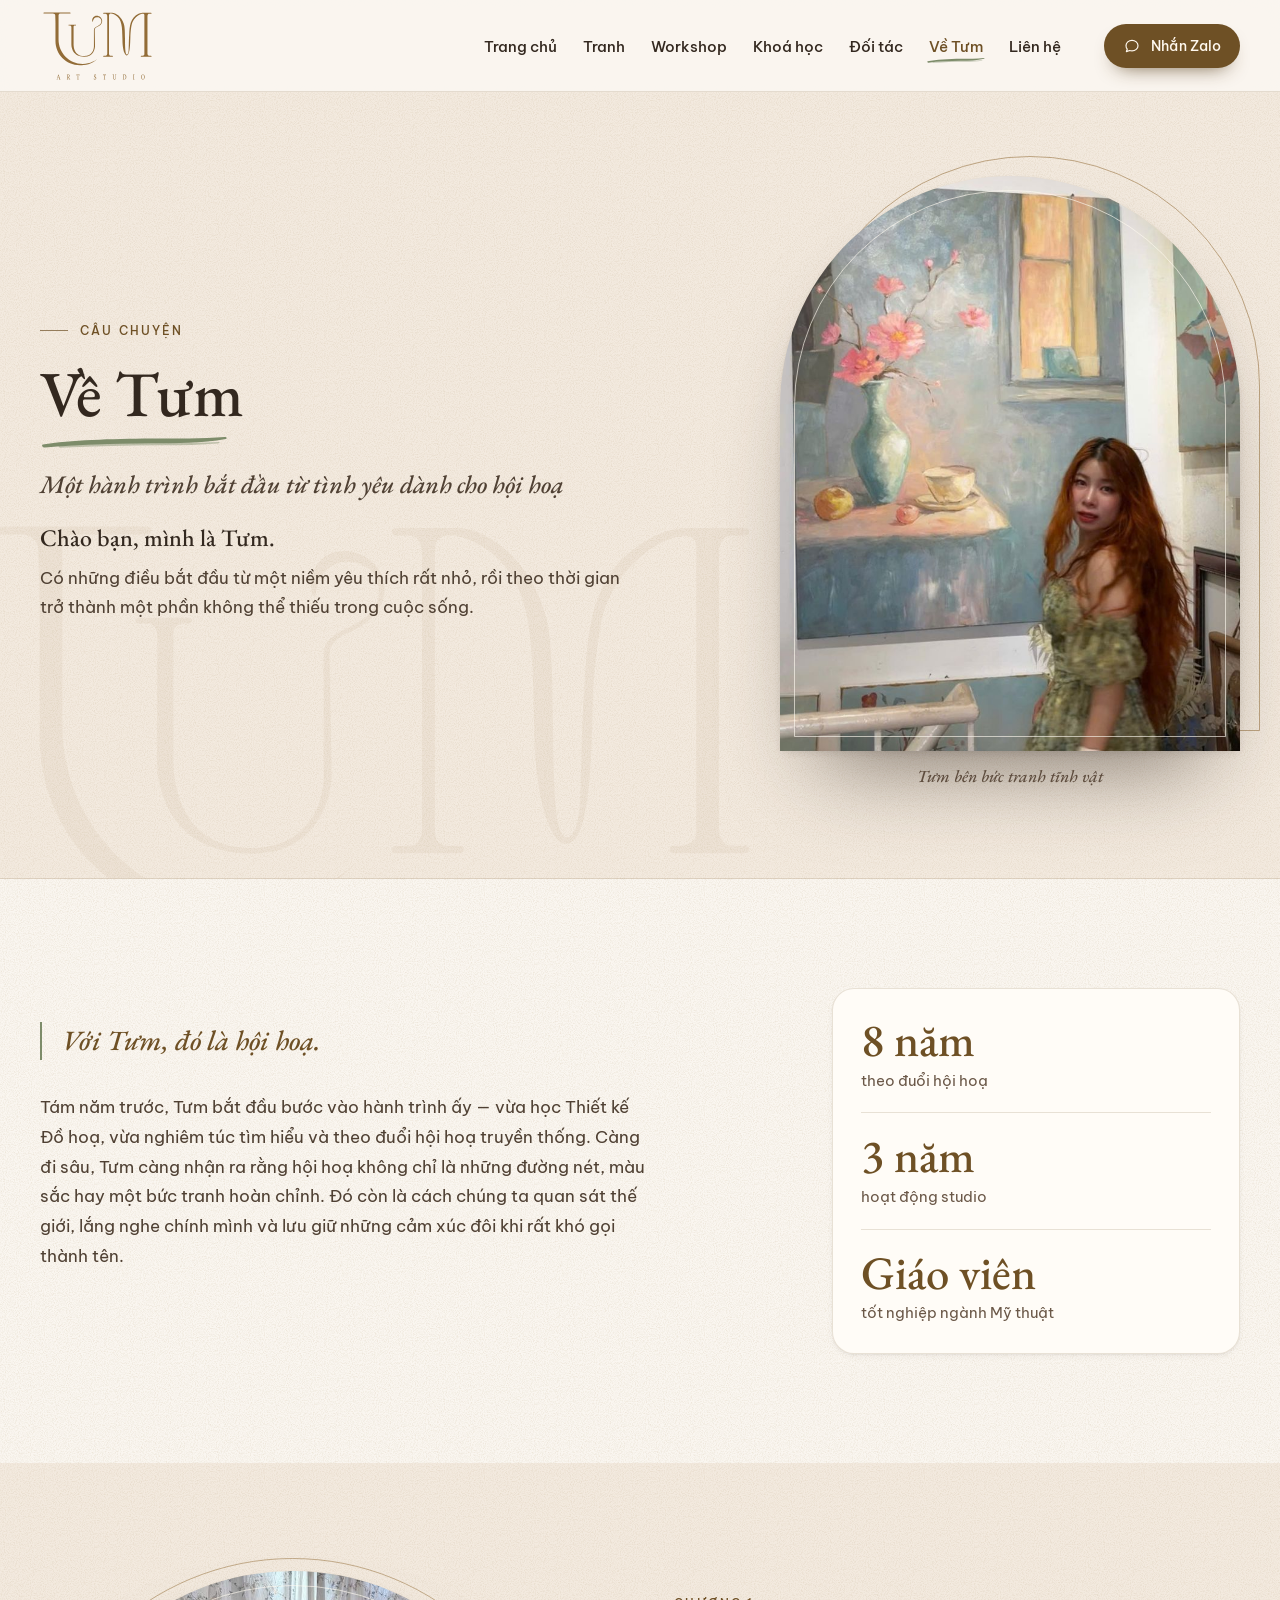
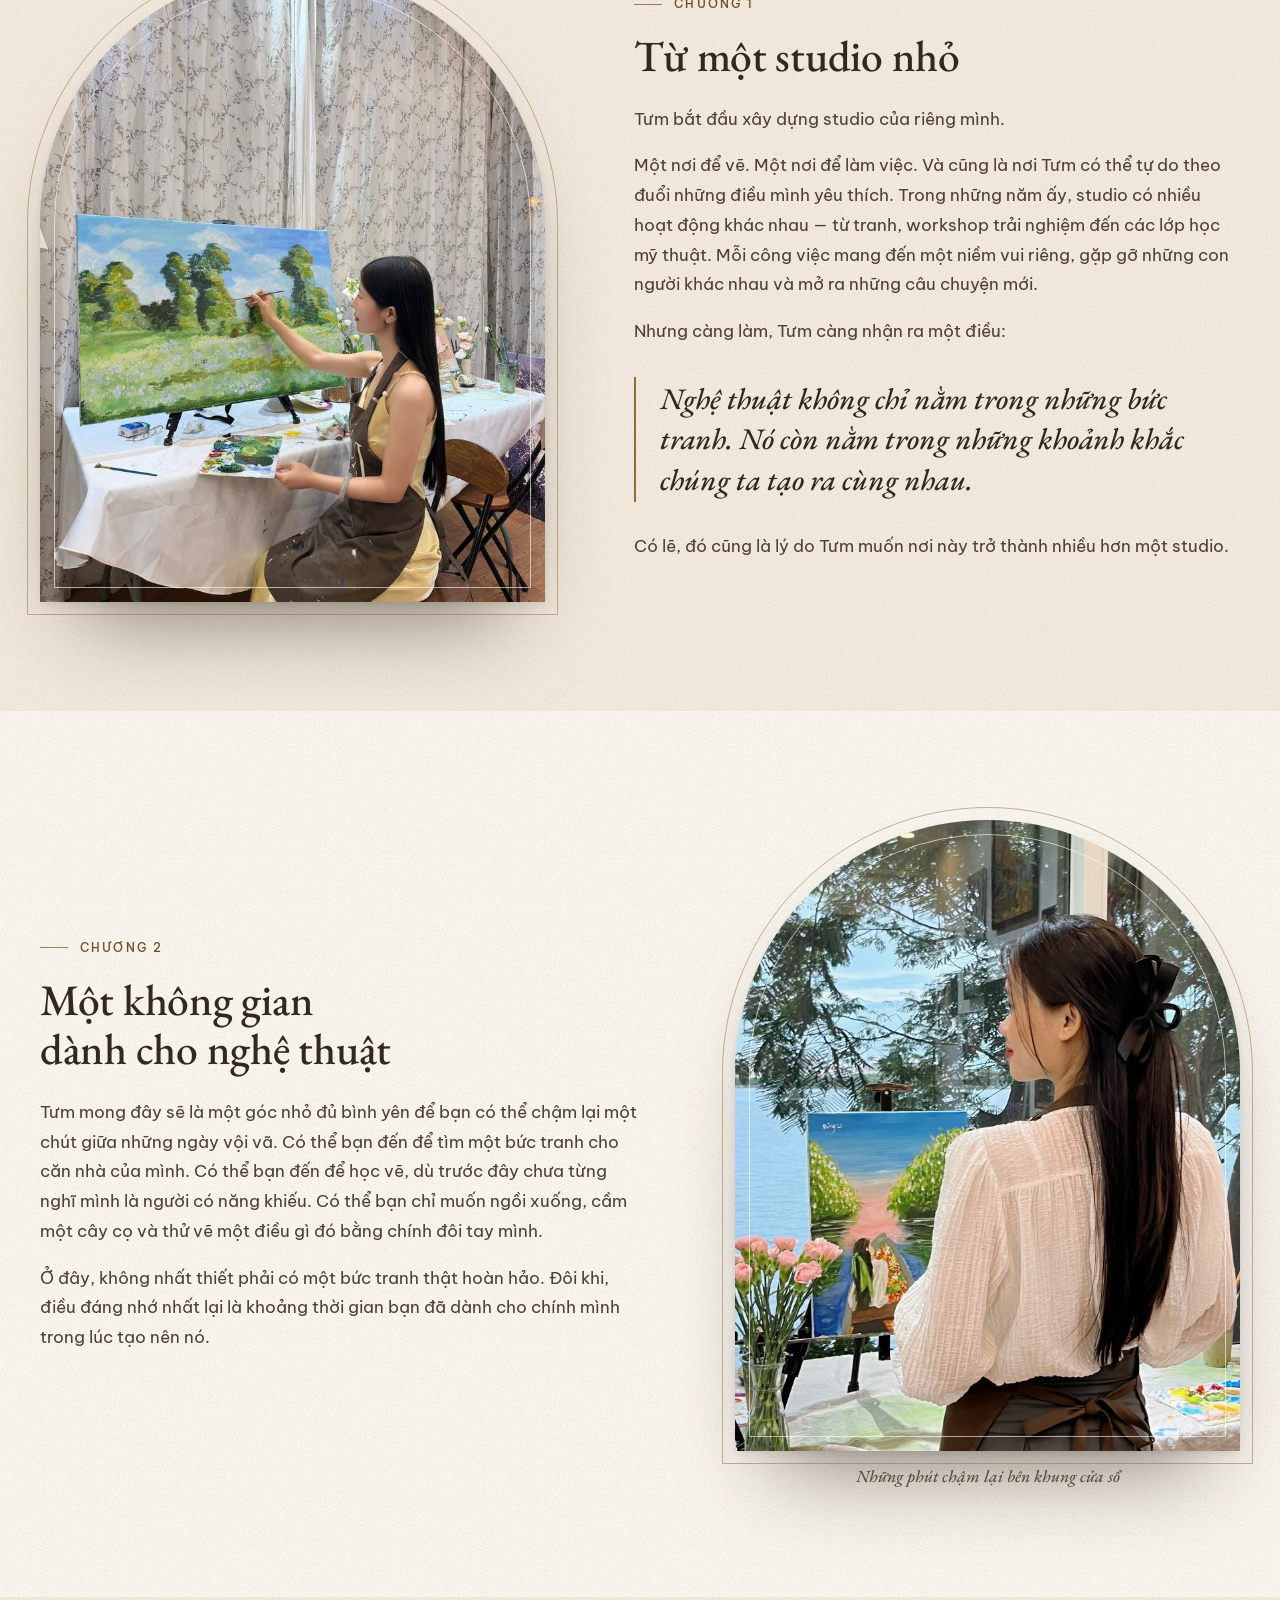
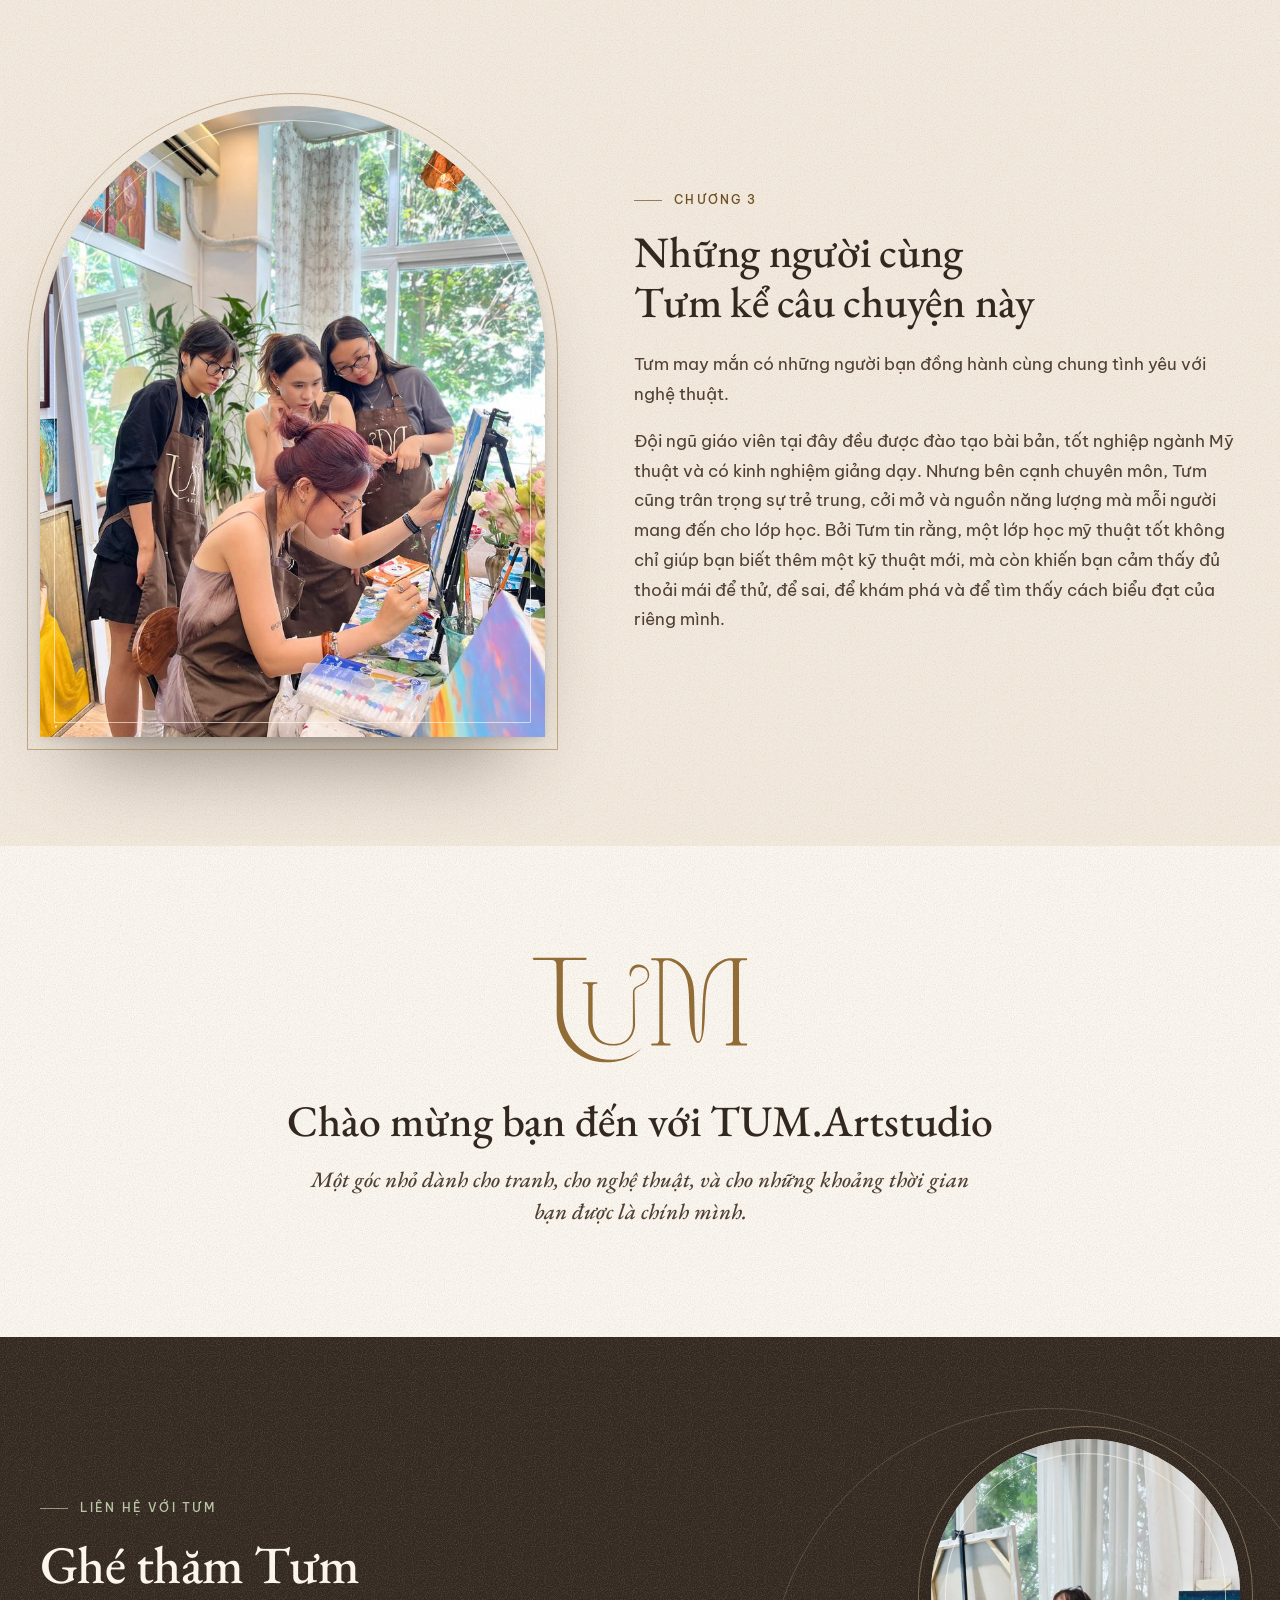
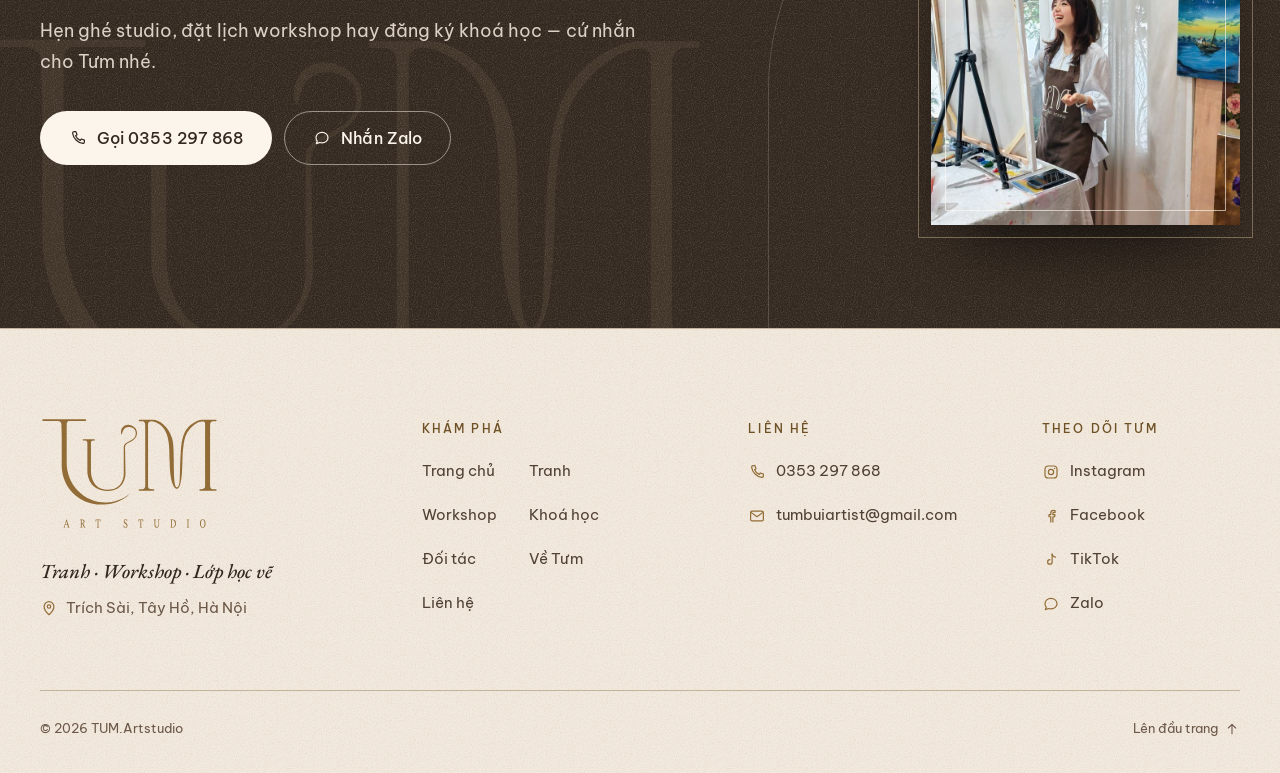
<file: ve-tum.html>
<!doctype html>
<html lang="vi">
<head>
  <meta charset="utf-8">
  <meta name="viewport" content="width=device-width, initial-scale=1">
  <script>document.documentElement.classList.add('js')</script>
  <title>Về Tưm — TUM.Artstudio</title>
  <meta name="description" content="Câu chuyện của Tưm: 8 năm trên hành trình hội hoạ và một studio nhỏ dành cho tranh, workshop và lớp học vẽ.">
  <!-- TẠM: ẩn khỏi Google khi đang duyệt — xoá dòng dưới khi công bố chính thức -->
  <meta name="robots" content="noindex">
  <meta name="theme-color" content="#FAF6F0">
  <meta property="og:type" content="website">
  <meta property="og:locale" content="vi_VN">
  <meta property="og:site_name" content="TUM.Artstudio">
  <meta property="og:title" content="Về Tưm — TUM.Artstudio">
  <meta property="og:description" content="Câu chuyện của Tưm: 8 năm trên hành trình hội hoạ và một studio nhỏ dành cho tranh, workshop và lớp học vẽ.">
  <meta property="og:image" content="https://adrian9596.github.io/tum-artstudio/assets/img/logo/og-image.png">
  <meta property="og:image:width" content="1200">
  <meta property="og:image:height" content="630">
  <link rel="icon" href="assets/img/logo/favicon-32.png" type="image/png" sizes="32x32">
  <link rel="icon" href="assets/img/logo/tum-favicon.svg" type="image/svg+xml">
  <link rel="apple-touch-icon" href="assets/img/logo/apple-touch-icon.png">
  <link rel="preconnect" href="https://fonts.googleapis.com">
  <link rel="preconnect" href="https://fonts.gstatic.com" crossorigin>
  <link rel="stylesheet" href="https://fonts.googleapis.com/css2?family=Be+Vietnam+Pro:wght@400;500&amp;family=EB+Garamond:ital,wght@0,500;1,500&amp;display=swap">
  <link rel="stylesheet" href="assets/css/style.css">
  <noscript><style>.menu-toggle{display:none!important}.main-nav{display:block!important;position:static!important;inset:auto!important;padding:0!important;background:none!important;overflow:visible!important;width:auto!important}.nav-top,.nav-extra{display:none!important}.nav-list{display:flex!important;flex-wrap:wrap!important;margin:0!important}.nav-list li{border:0!important}.nav-list a{min-height:44px!important;font:500 15px/1.4 "Be Vietnam Pro",sans-serif!important;padding:10px!important}.nav-list a::after{display:none!important}@media (max-width:959px){.site-header{position:relative!important}.header-bar{flex-wrap:wrap!important;padding-bottom:6px}.main-nav{order:3;width:100%!important}}</style></noscript>
</head>
<body>
<a class="skip-link" href="#main">Bỏ qua, tới nội dung chính</a>

<header class="site-header" data-header>
  <div class="container header-bar">
    <p class="brand"><a href="index.html"><img src="assets/img/logo/tum-logo.svg" width="626" height="394" alt="TUM Art Studio"></a></p>
    <nav class="main-nav" id="site-nav" aria-label="Menu chính">
      <div class="nav-top">
        <img class="nav-logo" src="assets/img/logo/tum-logo.svg" width="626" height="394" alt="">
        <button class="nav-close" type="button" aria-label="Đóng menu"><svg class="icon" width="24" height="24" viewBox="0 0 24 24" aria-hidden="true" focusable="false" fill="none" stroke="currentColor" stroke-width="1.6" stroke-linecap="round" stroke-linejoin="round"><path d="M6 6l12 12M18 6 6 18"/></svg></button>
      </div>
      <ul class="nav-list">
          <li><a href="index.html">Trang chủ</a></li>
          <li><a href="tranh.html">Tranh</a></li>
          <li><a href="workshop.html">Workshop</a></li>
          <li><a href="khoa-hoc.html">Khoá học</a></li>
          <li><a href="doi-tac.html">Đối tác</a></li>
          <li><a href="ve-tum.html" aria-current="page">Về Tưm</a></li>
          <li><a href="lien-he.html">Liên hệ</a></li>
      </ul>
      <div class="nav-extra">
        <p class="nav-extra-title">Trích Sài · Tây Hồ · Hà Nội</p>
        <div class="btn-row">
          <a class="btn btn--primary" href="tel:+84353297868"><svg class="icon" width="20" height="20" viewBox="0 0 24 24" aria-hidden="true" focusable="false" fill="none" stroke="currentColor" stroke-width="1.6" stroke-linecap="round" stroke-linejoin="round"><path d="M6.6 3.5h2.6l1.5 4.1-1.9 1.3a11.5 11.5 0 0 0 6.3 6.3l1.3-1.9 4.1 1.5v2.6a1.8 1.8 0 0 1-1.9 1.8A16.2 16.2 0 0 1 4.8 5.4a1.8 1.8 0 0 1 1.8-1.9z"/></svg><span>Gọi 0353 297 868</span></a>
          <a class="btn btn--ghost" href="https://zalo.me/0353297868" target="_blank" rel="noopener"><svg class="icon" width="20" height="20" viewBox="0 0 24 24" aria-hidden="true" focusable="false" fill="none" stroke="currentColor" stroke-width="1.6" stroke-linecap="round" stroke-linejoin="round"><path d="M20 11.5c0 4-3.6 7-8 7-1.1 0-2.2-.2-3.1-.5l-4.4 1.5 1.2-3.4A6.7 6.7 0 0 1 4 11.5c0-4 3.6-7 8-7s8 3 8 7z"/></svg><span>Nhắn Zalo</span></a>
        </div>
        <ul class="social social--nav"><li><a href="https://www.instagram.com/tum.artstudio/" target="_blank" rel="noopener"><span>Instagram</span></a></li><!-- TẠM: kiểm tra lại link Facebook --><li><a href="https://www.facebook.com/TUM.Artstudio" target="_blank" rel="noopener"><span>Facebook</span></a></li><!-- TẠM: kiểm tra lại link TikTok --><li><a href="https://www.tiktok.com/@tum.artstudio" target="_blank" rel="noopener"><span>TikTok</span></a></li><li><a href="https://zalo.me/0353297868" target="_blank" rel="noopener"><span>Zalo</span></a></li></ul>
      </div>
    </nav>
    <div class="header-actions">
      <a class="btn btn--primary btn--sm header-zalo" href="https://zalo.me/0353297868" target="_blank" rel="noopener"><svg class="icon" width="18" height="18" viewBox="0 0 24 24" aria-hidden="true" focusable="false" fill="none" stroke="currentColor" stroke-width="1.6" stroke-linecap="round" stroke-linejoin="round"><path d="M20 11.5c0 4-3.6 7-8 7-1.1 0-2.2-.2-3.1-.5l-4.4 1.5 1.2-3.4A6.7 6.7 0 0 1 4 11.5c0-4 3.6-7 8-7s8 3 8 7z"/></svg><span><span class="hide-xs">Nhắn </span>Zalo</span></a>
      <button class="menu-toggle" type="button" aria-expanded="false" aria-controls="site-nav"><span class="burger" aria-hidden="true"></span>Menu</button>
    </div>
  </div>
</header>

<main id="main">
<section class="page-head">
  <div class="container page-head-grid">
    <div class="page-head-copy">
      <p class="label">Câu chuyện</p>
      <h1 class="page-title">Về Tưm</h1>
      <p class="page-sub">Một hành trình bắt đầu từ tình yêu dành cho hội hoạ</p>
      <div class="page-intro"><p class="hello">Chào bạn, mình là Tưm.</p><p>Có những điều bắt đầu từ một niềm yêu thích rất nhỏ, rồi theo thời gian trở thành một phần không thể thiếu trong cuộc sống.</p></div>
      
    </div>
    <figure class="head-media">
      <div class="arch head-arch"><img src="assets/img/tum/tum-tinh-vat-t.jpg" srcset="assets/img/tum/tum-tinh-vat-t.jpg 760w, assets/img/tum/tum-tinh-vat.jpg 1061w" sizes="(max-width: 900px) 80vw, 460px" width="760" height="1014" alt="Tưm đứng cạnh bức tranh tĩnh vật bình hoa và tách trà" fetchpriority="high" decoding="async" style="object-position:50% 35%"></div>
      <figcaption class="head-cap">Tưm bên bức tranh tĩnh vật</figcaption>
    </figure>
  </div>
</section>

<article class="story">
  <section class="section story-intro">
    <div class="container story-intro-grid">
      <div class="prose">
        <p class="story-accent">Với Tưm, đó là hội hoạ.</p>
        <p>Tám năm trước, Tưm bắt đầu bước vào hành trình ấy — vừa học Thiết kế Đồ hoạ, vừa nghiêm túc tìm hiểu và theo đuổi hội hoạ truyền thống. Càng đi sâu, Tưm càng nhận ra rằng hội hoạ không chỉ là những đường nét, màu sắc hay một bức tranh hoàn chỉnh. Đó còn là cách chúng ta quan sát thế giới, lắng nghe chính mình và lưu giữ những cảm xúc đôi khi rất khó gọi thành tên.</p>
      </div>
      <aside class="facts" aria-label="Vài con số">
        <ul class="stats stats--stack">
          <li><b>8 năm</b> theo đuổi hội hoạ</li>
          <li><b>3 năm</b> hoạt động studio</li>
          <li><b>Giáo viên</b> tốt nghiệp ngành Mỹ thuật</li>
        </ul>
      </aside>
    </div>
  </section>

  <section class="section band chapter">
    <div class="container chapter-grid">
      <div class="chapter-media"><div class="arch"><img src="assets/img/studio/studio-8311-t.jpg" srcset="assets/img/studio/studio-8311-t.jpg 760w, assets/img/studio/studio-8311.jpg 1200w" sizes="(max-width: 900px) 86vw, 470px" width="760" height="1013" alt="Học viên vẽ bức tranh hàng cây xanh trên giá vẽ lớn" loading="lazy" decoding="async"></div></div>
      <div class="prose">
        <p class="label">Chương 1</p>
        <h2 class="h2">Từ một studio nhỏ</h2>
        <p>Tưm bắt đầu xây dựng studio của riêng mình.</p>
        <p>Một nơi để vẽ. Một nơi để làm việc. Và cũng là nơi Tưm có thể tự do theo đuổi những điều mình yêu thích. Trong những năm ấy, studio có nhiều hoạt động khác nhau — từ tranh, workshop trải nghiệm đến các lớp học mỹ thuật. Mỗi công việc mang đến một niềm vui riêng, gặp gỡ những con người khác nhau và mở ra những câu chuyện mới.</p>
        <p>Nhưng càng làm, Tưm càng nhận ra một điều:</p>
        <p class="pull">Nghệ thuật không chỉ nằm trong những bức tranh. Nó còn nằm trong những khoảnh khắc chúng ta tạo ra cùng nhau.</p>
        <p>Có lẽ, đó cũng là lý do Tưm muốn nơi này trở thành nhiều hơn một studio.</p>
      </div>
    </div>
  </section>

  <section class="section chapter">
    <div class="container chapter-grid chapter-grid--rev">
      <figure class="chapter-media"><div class="arch"><img src="assets/img/studio/studio-7462-t.jpg" srcset="assets/img/studio/studio-7462-t.jpg 760w, assets/img/studio/studio-7462.jpg 1200w" sizes="(max-width: 900px) 86vw, 470px" width="760" height="1013" alt="Học viên ngắm bức tranh vừa vẽ bên khung cửa sổ" loading="lazy" decoding="async"></div><figcaption>Những phút chậm lại bên khung cửa sổ</figcaption></figure>
      <div class="prose">
        <p class="label">Chương 2</p>
        <h2 class="h2">Một không gian dành cho nghệ thuật</h2>
        <p>Tưm mong đây sẽ là một góc nhỏ đủ bình yên để bạn có thể chậm lại một chút giữa những ngày vội vã. Có thể bạn đến để tìm một bức tranh cho căn nhà của mình. Có thể bạn đến để học vẽ, dù trước đây chưa từng nghĩ mình là người có năng khiếu. Có thể bạn chỉ muốn ngồi xuống, cầm một cây cọ và thử vẽ một điều gì đó bằng chính đôi tay mình.</p>
        <p>Ở đây, không nhất thiết phải có một bức tranh thật hoàn hảo. Đôi khi, điều đáng nhớ nhất lại là khoảng thời gian bạn đã dành cho chính mình trong lúc tạo nên nó.</p>
      </div>
    </div>
  </section>

  <section class="section band chapter">
    <div class="container chapter-grid">
      <div class="chapter-media"><div class="arch"><img src="assets/img/studio/studio-6629-t.jpg" srcset="assets/img/studio/studio-6629-t.jpg 760w, assets/img/studio/studio-6629.jpg 1200w" sizes="(max-width: 900px) 86vw, 470px" width="760" height="1013" alt="Giáo viên hướng dẫn học viên trong buổi workshop" loading="lazy" decoding="async"></div></div>
      <div class="prose">
        <p class="label">Chương 3</p>
        <h2 class="h2">Những người cùng Tưm kể câu chuyện này</h2>
        <p>Tưm may mắn có những người bạn đồng hành cùng chung tình yêu với nghệ thuật.</p>
        <p>Đội ngũ giáo viên tại đây đều được đào tạo bài bản, tốt nghiệp ngành Mỹ thuật và có kinh nghiệm giảng dạy. Nhưng bên cạnh chuyên môn, Tưm cũng trân trọng sự trẻ trung, cởi mở và nguồn năng lượng mà mỗi người mang đến cho lớp học. Bởi Tưm tin rằng, một lớp học mỹ thuật tốt không chỉ giúp bạn biết thêm một kỹ thuật mới, mà còn khiến bạn cảm thấy đủ thoải mái để thử, để sai, để khám phá và để tìm thấy cách biểu đạt của riêng mình.</p>
      </div>
    </div>
  </section>

  <section class="section closing-section">
    <div class="container closing">
      <img class="closing-mark" src="assets/img/logo/tum-monogram.svg" width="626" height="313" alt="" loading="lazy" decoding="async">
      <strong>Chào mừng bạn đến với TUM.Artstudio</strong>
      <p>Một góc nhỏ dành cho tranh, cho nghệ thuật, và cho những khoảng thời gian bạn được là chính mình.</p>
    </div>
  </section>
</article>

<section class="cta-band" aria-labelledby="cta-title">
  <div class="container cta-grid">
    <div class="cta-copy">
      <p class="label label--light">Liên hệ với Tưm</p>
      <h2 class="cta-title" id="cta-title">Ghé thăm Tưm</h2>
      <p class="cta-text">Hẹn ghé studio, đặt lịch workshop hay đăng ký khoá học — cứ nhắn cho Tưm nhé.</p>
      <div class="btn-row">
        <a class="btn btn--light btn--lg" href="tel:+84353297868"><svg class="icon" width="20" height="20" viewBox="0 0 24 24" aria-hidden="true" focusable="false" fill="none" stroke="currentColor" stroke-width="1.6" stroke-linecap="round" stroke-linejoin="round"><path d="M6.6 3.5h2.6l1.5 4.1-1.9 1.3a11.5 11.5 0 0 0 6.3 6.3l1.3-1.9 4.1 1.5v2.6a1.8 1.8 0 0 1-1.9 1.8A16.2 16.2 0 0 1 4.8 5.4a1.8 1.8 0 0 1 1.8-1.9z"/></svg><span>Gọi 0353 297 868</span></a>
        <a class="btn btn--outline-light btn--lg" href="https://zalo.me/0353297868" target="_blank" rel="noopener"><svg class="icon" width="20" height="20" viewBox="0 0 24 24" aria-hidden="true" focusable="false" fill="none" stroke="currentColor" stroke-width="1.6" stroke-linecap="round" stroke-linejoin="round"><path d="M20 11.5c0 4-3.6 7-8 7-1.1 0-2.2-.2-3.1-.5l-4.4 1.5 1.2-3.4A6.7 6.7 0 0 1 4 11.5c0-4 3.6-7 8-7s8 3 8 7z"/></svg><span>Nhắn Zalo</span></a>
      </div>
    </div>
    <div class="cta-media" aria-hidden="true">
      <div class="arch cta-arch"><img src="assets/img/studio/studio-5119-t.jpg" srcset="assets/img/studio/studio-5119-t.jpg 760w, assets/img/studio/studio-5119.jpg 1200w" sizes="(max-width: 900px) 40vw, 320px" width="760" height="1013" alt="" loading="lazy" decoding="async" style="object-position:50% 35%"></div>
    </div>
  </div>
</section>
</main>

<footer class="site-footer">
  <div class="container footer-grid">
    <div class="footer-brand">
      <a class="footer-logo" href="index.html"><img src="assets/img/logo/tum-logo.svg" width="626" height="394" alt="TUM Art Studio" loading="lazy" decoding="async"></a>
      <p class="footer-tagline">Tranh · Workshop · Lớp học vẽ</p>
      <p class="footer-addr"><svg class="icon" width="18" height="18" viewBox="0 0 24 24" aria-hidden="true" focusable="false" fill="none" stroke="currentColor" stroke-width="1.6" stroke-linecap="round" stroke-linejoin="round"><path d="M12 21s-6.5-5.7-6.5-11a6.5 6.5 0 0 1 13 0c0 5.3-6.5 11-6.5 11z"/><circle cx="12" cy="10" r="2.3"/></svg><span>Trích Sài, Tây Hồ, Hà Nội</span></p>
    </div>
    <div class="footer-col footer-col--nav">
      <p class="footer-title">Khám phá</p>
      <ul class="footer-links footer-links--2">
          <li><a href="index.html">Trang chủ</a></li>
          <li><a href="tranh.html">Tranh</a></li>
          <li><a href="workshop.html">Workshop</a></li>
          <li><a href="khoa-hoc.html">Khoá học</a></li>
          <li><a href="doi-tac.html">Đối tác</a></li>
          <li><a href="ve-tum.html">Về Tưm</a></li>
          <li><a href="lien-he.html">Liên hệ</a></li>
      </ul>
    </div>
    <div class="footer-col footer-col--contact">
      <p class="footer-title">Liên hệ</p>
      <ul class="footer-links">
        <li><a href="tel:+84353297868"><svg class="icon" width="18" height="18" viewBox="0 0 24 24" aria-hidden="true" focusable="false" fill="none" stroke="currentColor" stroke-width="1.6" stroke-linecap="round" stroke-linejoin="round"><path d="M6.6 3.5h2.6l1.5 4.1-1.9 1.3a11.5 11.5 0 0 0 6.3 6.3l1.3-1.9 4.1 1.5v2.6a1.8 1.8 0 0 1-1.9 1.8A16.2 16.2 0 0 1 4.8 5.4a1.8 1.8 0 0 1 1.8-1.9z"/></svg><span>0353 297 868</span></a></li>
        <li><a href="mailto:tumbuiartist@gmail.com"><svg class="icon" width="18" height="18" viewBox="0 0 24 24" aria-hidden="true" focusable="false" fill="none" stroke="currentColor" stroke-width="1.6" stroke-linecap="round" stroke-linejoin="round"><rect x="3.5" y="5.5" width="17" height="13" rx="2"/><path d="m4.5 7.5 7.5 5.5 7.5-5.5"/></svg><span>tumbuiartist@gmail.com</span></a></li>
      </ul>
    </div>
    <div class="footer-col footer-col--social">
      <p class="footer-title">Theo dõi Tưm</p>
      <ul class="social social--footer"><li><a href="https://www.instagram.com/tum.artstudio/" target="_blank" rel="noopener"><svg class="icon" width="18" height="18" viewBox="0 0 24 24" aria-hidden="true" focusable="false" fill="none" stroke="currentColor" stroke-width="1.6" stroke-linecap="round" stroke-linejoin="round"><rect x="4" y="4" width="16" height="16" rx="4.5"/><circle cx="12" cy="12" r="3.5"/><circle cx="16.8" cy="7.2" r=".9" fill="currentColor" stroke="none"/></svg><span>Instagram</span></a></li><!-- TẠM: kiểm tra lại link Facebook --><li><a href="https://www.facebook.com/TUM.Artstudio" target="_blank" rel="noopener"><svg class="icon" width="18" height="18" viewBox="0 0 24 24" aria-hidden="true" focusable="false" fill="none" stroke="currentColor" stroke-width="1.6" stroke-linecap="round" stroke-linejoin="round"><path d="M14.5 20v-7h2.4l.4-2.8h-2.8V8.6c0-.8.3-1.4 1.4-1.4h1.5V4.7c-.3 0-1.1-.1-2.1-.1-2.1 0-3.6 1.3-3.6 3.7v1.9h-2.4V13h2.4v7"/></svg><span>Facebook</span></a></li><!-- TẠM: kiểm tra lại link TikTok --><li><a href="https://www.tiktok.com/@tum.artstudio" target="_blank" rel="noopener"><svg class="icon" width="18" height="18" viewBox="0 0 24 24" aria-hidden="true" focusable="false" fill="none" stroke="currentColor" stroke-width="1.6" stroke-linecap="round" stroke-linejoin="round"><path d="M13.5 4v10.5a3 3 0 1 1-3-3"/><path d="M13.5 4c.3 2.3 1.9 3.9 4.5 4.1"/></svg><span>TikTok</span></a></li><li><a href="https://zalo.me/0353297868" target="_blank" rel="noopener"><svg class="icon" width="18" height="18" viewBox="0 0 24 24" aria-hidden="true" focusable="false" fill="none" stroke="currentColor" stroke-width="1.6" stroke-linecap="round" stroke-linejoin="round"><path d="M20 11.5c0 4-3.6 7-8 7-1.1 0-2.2-.2-3.1-.5l-4.4 1.5 1.2-3.4A6.7 6.7 0 0 1 4 11.5c0-4 3.6-7 8-7s8 3 8 7z"/></svg><span>Zalo</span></a></li></ul>
    </div>
  </div>
  <div class="container footer-bottom">
    <p class="copy">© <span data-year>2026</span> TUM.Artstudio</p>
    <p class="footer-top"><a href="#main">Lên đầu trang <svg class="icon icon--up" width="16" height="16" viewBox="0 0 24 24" aria-hidden="true" focusable="false" fill="none" stroke="currentColor" stroke-width="1.6" stroke-linecap="round" stroke-linejoin="round"><path d="M12 5v14M6.5 13.5 12 19l5.5-5.5"/></svg></a></p>
  </div>
</footer>

<script src="assets/js/main.js" defer></script>
</body>
</html>
</file>
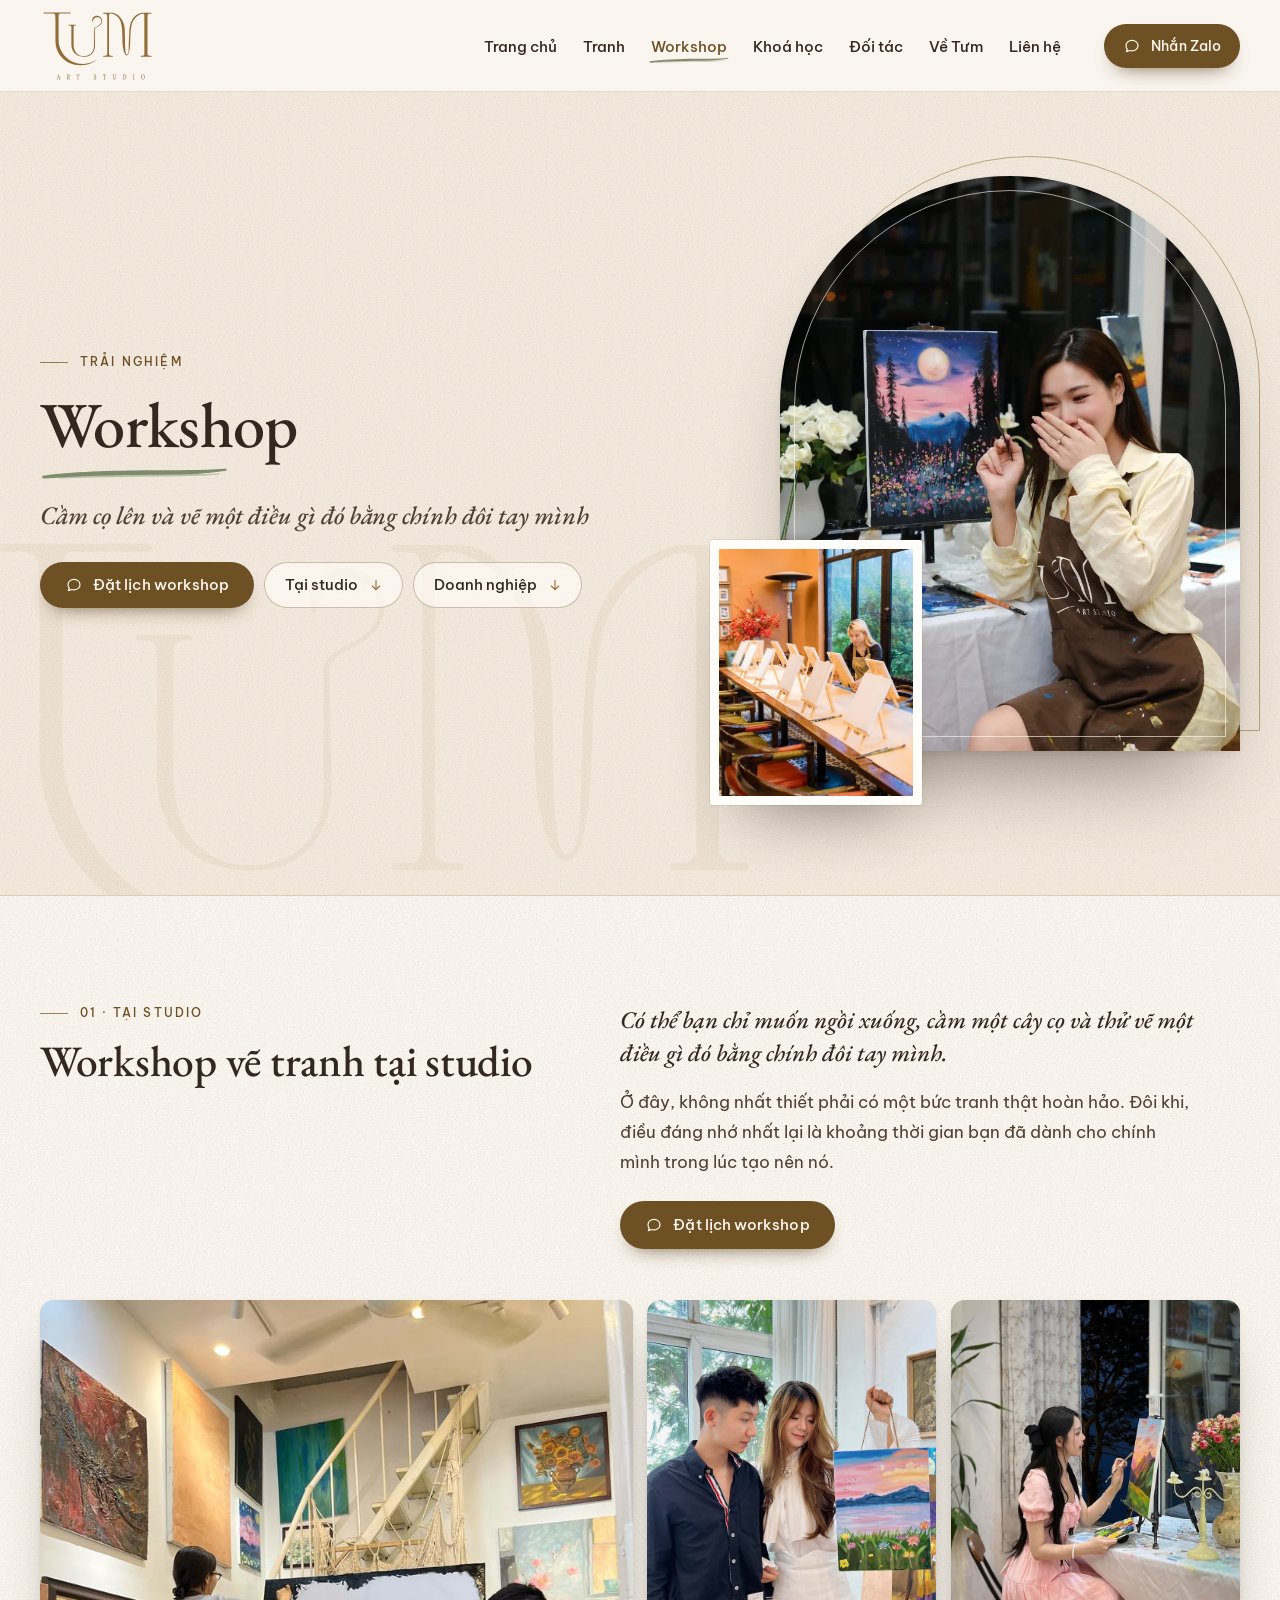
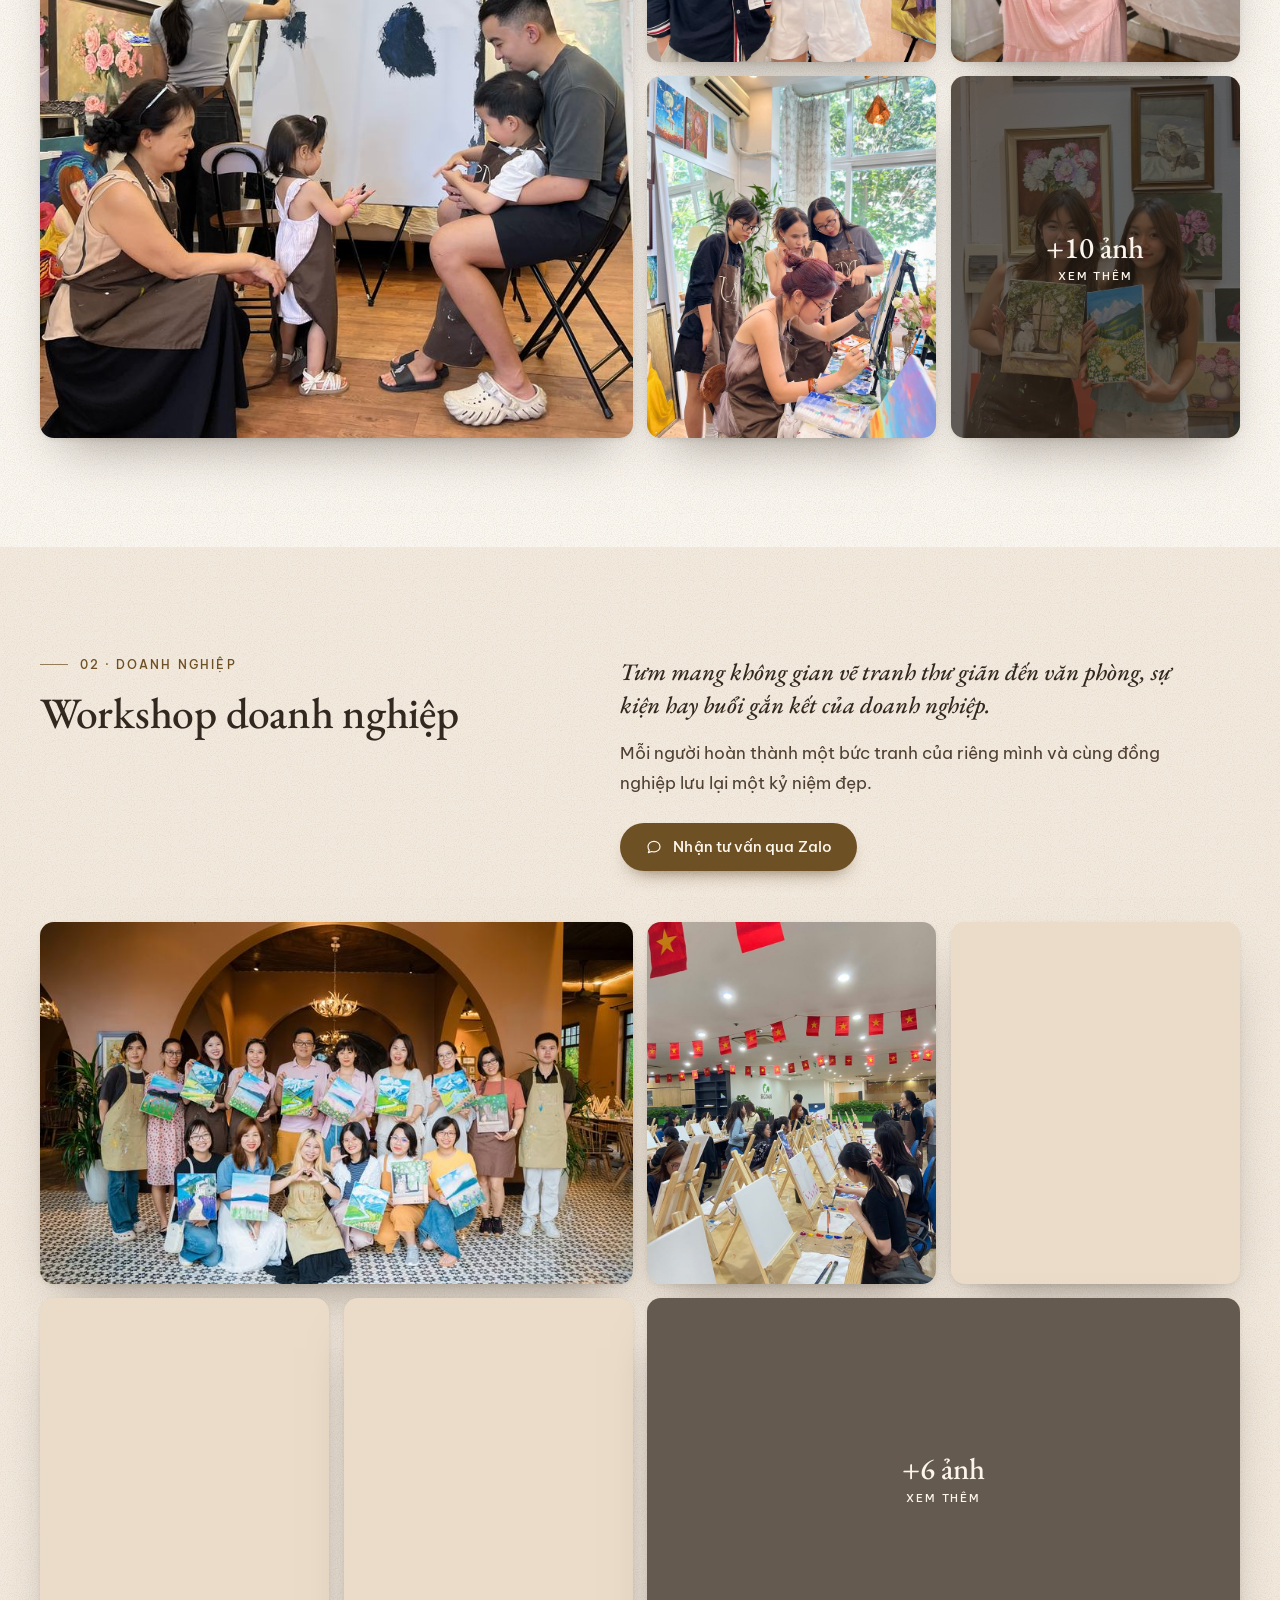
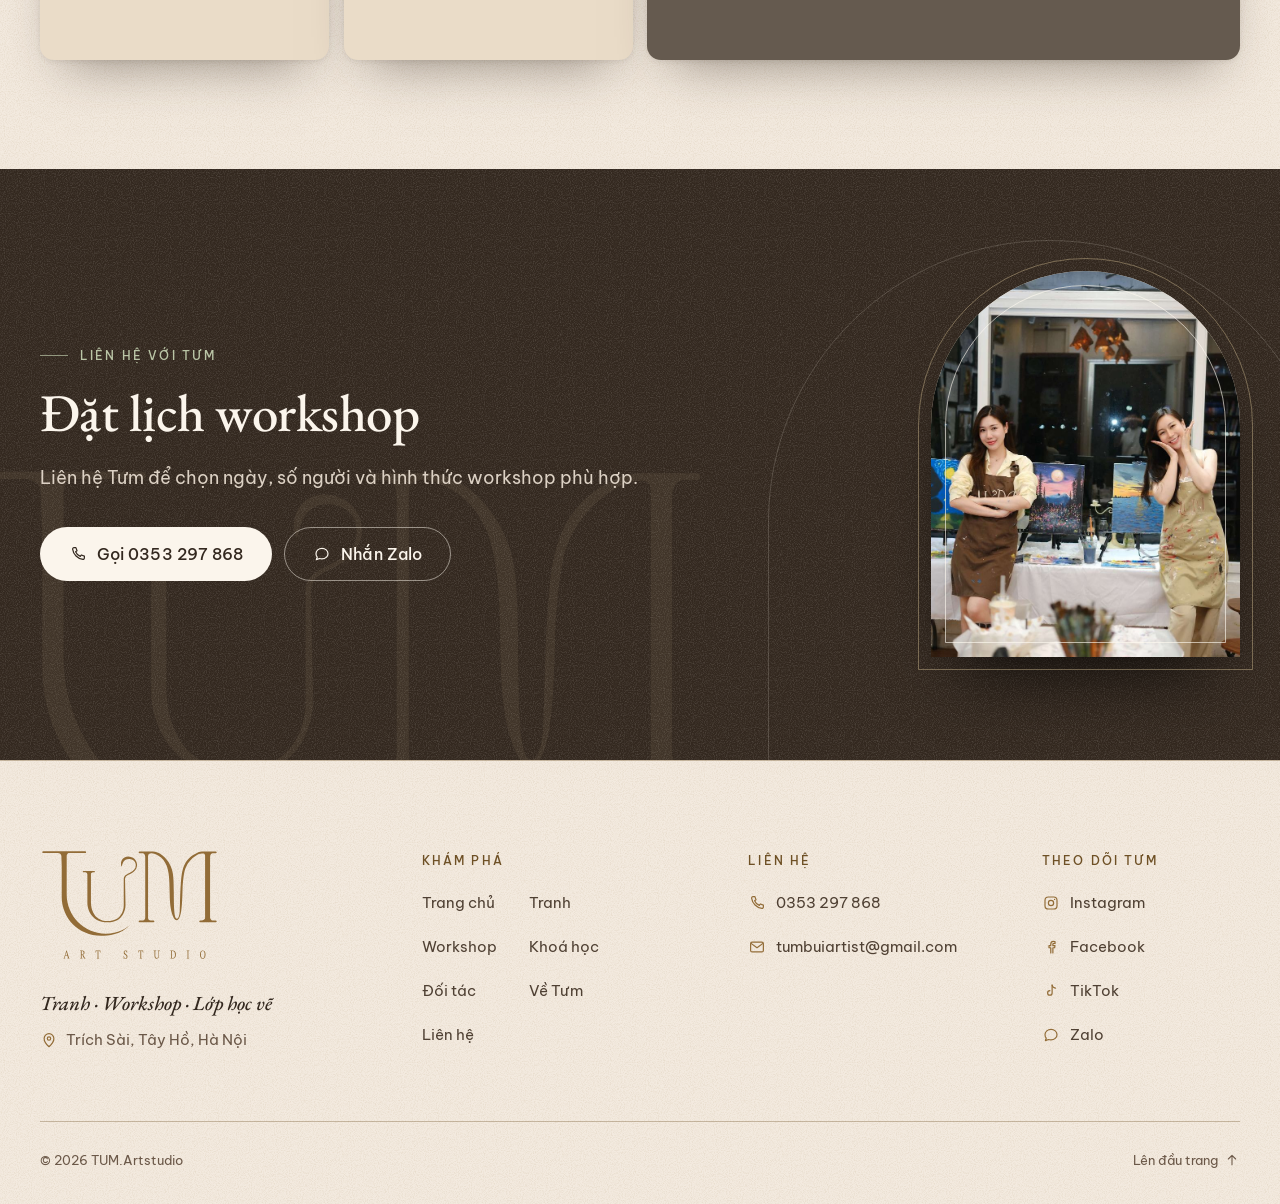
<file: workshop.html>
<!doctype html>
<html lang="vi">
<head>
  <meta charset="utf-8">
  <meta name="viewport" content="width=device-width, initial-scale=1">
  <script>document.documentElement.classList.add('js')</script>
  <title>Workshop vẽ tranh — TUM.Artstudio</title>
  <meta name="description" content="Workshop vẽ tranh thư giãn tại studio TUM và workshop vẽ tranh cho doanh nghiệp, sự kiện.">
  <!-- TẠM: ẩn khỏi Google khi đang duyệt — xoá dòng dưới khi công bố chính thức -->
  <meta name="robots" content="noindex">
  <meta name="theme-color" content="#FAF6F0">
  <meta property="og:type" content="website">
  <meta property="og:locale" content="vi_VN">
  <meta property="og:site_name" content="TUM.Artstudio">
  <meta property="og:title" content="Workshop vẽ tranh — TUM.Artstudio">
  <meta property="og:description" content="Workshop vẽ tranh thư giãn tại studio TUM và workshop vẽ tranh cho doanh nghiệp, sự kiện.">
  <meta property="og:image" content="https://adrian9596.github.io/tum-artstudio/assets/img/logo/og-image.png">
  <meta property="og:image:width" content="1200">
  <meta property="og:image:height" content="630">
  <link rel="icon" href="assets/img/logo/favicon-32.png" type="image/png" sizes="32x32">
  <link rel="icon" href="assets/img/logo/tum-favicon.svg" type="image/svg+xml">
  <link rel="apple-touch-icon" href="assets/img/logo/apple-touch-icon.png">
  <link rel="preconnect" href="https://fonts.googleapis.com">
  <link rel="preconnect" href="https://fonts.gstatic.com" crossorigin>
  <link rel="stylesheet" href="https://fonts.googleapis.com/css2?family=Be+Vietnam+Pro:wght@400;500&amp;family=EB+Garamond:ital,wght@0,500;1,500&amp;display=swap">
  <link rel="stylesheet" href="assets/css/style.css">
  <noscript><style>.menu-toggle{display:none!important}.main-nav{display:block!important;position:static!important;inset:auto!important;padding:0!important;background:none!important;overflow:visible!important;width:auto!important}.nav-top,.nav-extra{display:none!important}.nav-list{display:flex!important;flex-wrap:wrap!important;margin:0!important}.nav-list li{border:0!important}.nav-list a{min-height:44px!important;font:500 15px/1.4 "Be Vietnam Pro",sans-serif!important;padding:10px!important}.nav-list a::after{display:none!important}@media (max-width:959px){.site-header{position:relative!important}.header-bar{flex-wrap:wrap!important;padding-bottom:6px}.main-nav{order:3;width:100%!important}}</style></noscript>
</head>
<body>
<a class="skip-link" href="#main">Bỏ qua, tới nội dung chính</a>

<header class="site-header" data-header>
  <div class="container header-bar">
    <p class="brand"><a href="index.html"><img src="assets/img/logo/tum-logo.svg" width="626" height="394" alt="TUM Art Studio"></a></p>
    <nav class="main-nav" id="site-nav" aria-label="Menu chính">
      <div class="nav-top">
        <img class="nav-logo" src="assets/img/logo/tum-logo.svg" width="626" height="394" alt="">
        <button class="nav-close" type="button" aria-label="Đóng menu"><svg class="icon" width="24" height="24" viewBox="0 0 24 24" aria-hidden="true" focusable="false" fill="none" stroke="currentColor" stroke-width="1.6" stroke-linecap="round" stroke-linejoin="round"><path d="M6 6l12 12M18 6 6 18"/></svg></button>
      </div>
      <ul class="nav-list">
          <li><a href="index.html">Trang chủ</a></li>
          <li><a href="tranh.html">Tranh</a></li>
          <li><a href="workshop.html" aria-current="page">Workshop</a></li>
          <li><a href="khoa-hoc.html">Khoá học</a></li>
          <li><a href="doi-tac.html">Đối tác</a></li>
          <li><a href="ve-tum.html">Về Tưm</a></li>
          <li><a href="lien-he.html">Liên hệ</a></li>
      </ul>
      <div class="nav-extra">
        <p class="nav-extra-title">Trích Sài · Tây Hồ · Hà Nội</p>
        <div class="btn-row">
          <a class="btn btn--primary" href="tel:+84353297868"><svg class="icon" width="20" height="20" viewBox="0 0 24 24" aria-hidden="true" focusable="false" fill="none" stroke="currentColor" stroke-width="1.6" stroke-linecap="round" stroke-linejoin="round"><path d="M6.6 3.5h2.6l1.5 4.1-1.9 1.3a11.5 11.5 0 0 0 6.3 6.3l1.3-1.9 4.1 1.5v2.6a1.8 1.8 0 0 1-1.9 1.8A16.2 16.2 0 0 1 4.8 5.4a1.8 1.8 0 0 1 1.8-1.9z"/></svg><span>Gọi 0353 297 868</span></a>
          <a class="btn btn--ghost" href="https://zalo.me/0353297868" target="_blank" rel="noopener"><svg class="icon" width="20" height="20" viewBox="0 0 24 24" aria-hidden="true" focusable="false" fill="none" stroke="currentColor" stroke-width="1.6" stroke-linecap="round" stroke-linejoin="round"><path d="M20 11.5c0 4-3.6 7-8 7-1.1 0-2.2-.2-3.1-.5l-4.4 1.5 1.2-3.4A6.7 6.7 0 0 1 4 11.5c0-4 3.6-7 8-7s8 3 8 7z"/></svg><span>Nhắn Zalo</span></a>
        </div>
        <ul class="social social--nav"><li><a href="https://www.instagram.com/tum.artstudio/" target="_blank" rel="noopener"><span>Instagram</span></a></li><!-- TẠM: kiểm tra lại link Facebook --><li><a href="https://www.facebook.com/TUM.Artstudio" target="_blank" rel="noopener"><span>Facebook</span></a></li><!-- TẠM: kiểm tra lại link TikTok --><li><a href="https://www.tiktok.com/@tum.artstudio" target="_blank" rel="noopener"><span>TikTok</span></a></li><li><a href="https://zalo.me/0353297868" target="_blank" rel="noopener"><span>Zalo</span></a></li></ul>
      </div>
    </nav>
    <div class="header-actions">
      <a class="btn btn--primary btn--sm header-zalo" href="https://zalo.me/0353297868" target="_blank" rel="noopener"><svg class="icon" width="18" height="18" viewBox="0 0 24 24" aria-hidden="true" focusable="false" fill="none" stroke="currentColor" stroke-width="1.6" stroke-linecap="round" stroke-linejoin="round"><path d="M20 11.5c0 4-3.6 7-8 7-1.1 0-2.2-.2-3.1-.5l-4.4 1.5 1.2-3.4A6.7 6.7 0 0 1 4 11.5c0-4 3.6-7 8-7s8 3 8 7z"/></svg><span><span class="hide-xs">Nhắn </span>Zalo</span></a>
      <button class="menu-toggle" type="button" aria-expanded="false" aria-controls="site-nav"><span class="burger" aria-hidden="true"></span>Menu</button>
    </div>
  </div>
</header>

<main id="main">
<section class="page-head">
  <div class="container page-head-grid">
    <div class="page-head-copy">
      <p class="label">Trải nghiệm</p>
      <h1 class="page-title">Workshop</h1>
      <p class="page-sub">Cầm cọ lên và vẽ một điều gì đó bằng chính đôi tay mình</p>
      
      <ul class="jumps"><li class="jumps-lead"><a class="btn btn--primary" href="https://zalo.me/0353297868" target="_blank" rel="noopener"><svg class="icon" width="20" height="20" viewBox="0 0 24 24" aria-hidden="true" focusable="false" fill="none" stroke="currentColor" stroke-width="1.6" stroke-linecap="round" stroke-linejoin="round"><path d="M20 11.5c0 4-3.6 7-8 7-1.1 0-2.2-.2-3.1-.5l-4.4 1.5 1.2-3.4A6.7 6.7 0 0 1 4 11.5c0-4 3.6-7 8-7s8 3 8 7z"/></svg><span>Đặt lịch workshop</span></a></li><li><a href="#tai-studio"><span>Tại studio</span><svg class="icon" width="16" height="16" viewBox="0 0 24 24" aria-hidden="true" focusable="false" fill="none" stroke="currentColor" stroke-width="1.6" stroke-linecap="round" stroke-linejoin="round"><path d="M12 5v14M6.5 13.5 12 19l5.5-5.5"/></svg></a></li><li><a href="#doanh-nghiep"><span>Doanh nghiệp</span><svg class="icon" width="16" height="16" viewBox="0 0 24 24" aria-hidden="true" focusable="false" fill="none" stroke="currentColor" stroke-width="1.6" stroke-linecap="round" stroke-linejoin="round"><path d="M12 5v14M6.5 13.5 12 19l5.5-5.5"/></svg></a></li></ul>
    </div>
    <div class="head-media has-inset">
      <div class="arch head-arch"><img src="assets/img/studio/studio-1546-t.jpg" srcset="assets/img/studio/studio-1546-t.jpg 760w, assets/img/studio/studio-1546.jpg 1087w" sizes="(max-width: 900px) 70vw, 460px" width="760" height="1119" alt="Học viên cười rạng rỡ bên bức tranh trăng đêm vừa hoàn thành" fetchpriority="high" decoding="async" style="object-position:50% 30%"></div>
      <div class="head-inset"><span class="inset-clip"><img src="assets/img/doanh-nghiep/dn-3268-t.jpg" srcset="assets/img/doanh-nghiep/dn-3268-t.jpg 760w, assets/img/doanh-nghiep/dn-3268.jpg 1600w" sizes="(max-width: 900px) 36vw, 212px" width="760" height="507" alt="Bàn dài bày sẵn giá vẽ và toan trắng trước giờ workshop" loading="lazy" decoding="async" style="object-position:44% 60%"></span></div>
    </div>
  </div>
</section>

<section class="section split-section" id="tai-studio">
  <div class="container">
    <div class="split-head">
      <div class="split-head-title">
        <p class="label">01 · Tại studio</p>
        <h2 class="h2">Workshop vẽ tranh tại studio</h2>
      </div>
      <div class="split-head-body">
        <p class="lead-serif">Có thể bạn chỉ muốn ngồi xuống, cầm một cây cọ và thử vẽ một điều gì đó bằng chính đôi tay mình.</p>
        <p>Ở đây, không nhất thiết phải có một bức tranh thật hoàn hảo. Đôi khi, điều đáng nhớ nhất lại là khoảng thời gian bạn đã dành cho chính mình trong lúc tạo nên nó.</p>
        <div class="btn-row"><a class="btn btn--primary" href="https://zalo.me/0353297868" target="_blank" rel="noopener"><svg class="icon" width="20" height="20" viewBox="0 0 24 24" aria-hidden="true" focusable="false" fill="none" stroke="currentColor" stroke-width="1.6" stroke-linecap="round" stroke-linejoin="round"><path d="M20 11.5c0 4-3.6 7-8 7-1.1 0-2.2-.2-3.1-.5l-4.4 1.5 1.2-3.4A6.7 6.7 0 0 1 4 11.5c0-4 3.6-7 8-7s8 3 8 7z"/></svg><span>Đặt lịch workshop</span></a></div>
      </div>
    </div>
    <div class="mosaic" data-gallery>
      <a class="tile tile--big" href="assets/img/studio/studio-5562.jpg" data-caption="Cả gia đình cùng vẽ một bức tranh lớn tại studio"><img src="assets/img/studio/studio-5562-t.jpg" srcset="assets/img/studio/studio-5562-t.jpg 760w, assets/img/studio/studio-5562.jpg 1200w" sizes="(max-width: 700px) 100vw, (max-width: 1240px) 50vw, 620px" width="760" height="1013" alt="Cả gia đình cùng vẽ một bức tranh lớn tại studio" loading="lazy" decoding="async" style="object-position:50% 45%"></a>
      <a class="tile" href="assets/img/studio/studio-2817.jpg" data-caption="Hai bạn cùng khoe tranh sau buổi workshop"><img src="assets/img/studio/studio-2817-t.jpg" srcset="assets/img/studio/studio-2817-t.jpg 760w, assets/img/studio/studio-2817.jpg 1270w" sizes="(max-width: 700px) 50vw, (max-width: 1240px) 25vw, 300px" width="760" height="957" alt="Hai bạn cùng khoe tranh sau buổi workshop" loading="lazy" decoding="async"></a>
      <a class="tile" href="assets/img/studio/studio-3747.jpg" data-caption="Học viên đang vẽ tranh bên cửa sổ studio"><img src="assets/img/studio/studio-3747-t.jpg" srcset="assets/img/studio/studio-3747-t.jpg 760w, assets/img/studio/studio-3747.jpg 1033w" sizes="(max-width: 700px) 50vw, (max-width: 1240px) 25vw, 300px" width="760" height="1177" alt="Học viên đang vẽ tranh bên cửa sổ studio" loading="lazy" decoding="async"></a>
      <a class="tile" href="assets/img/studio/studio-6629.jpg" data-caption="Giáo viên hướng dẫn học viên trong buổi workshop"><img src="assets/img/studio/studio-6629-t.jpg" srcset="assets/img/studio/studio-6629-t.jpg 760w, assets/img/studio/studio-6629.jpg 1200w" sizes="(max-width: 700px) 50vw, (max-width: 1240px) 25vw, 300px" width="760" height="1013" alt="Giáo viên hướng dẫn học viên trong buổi workshop" loading="lazy" decoding="async"></a>
      <a class="tile" href="assets/img/studio/studio-7d3c.jpg" data-caption="Hai bạn khoe tranh vừa hoàn thành trước bức tường tranh của studio"><img src="assets/img/studio/studio-7d3c-t.jpg" srcset="assets/img/studio/studio-7d3c-t.jpg 760w, assets/img/studio/studio-7d3c.jpg 1200w" sizes="(max-width: 700px) 50vw, (max-width: 1240px) 25vw, 300px" width="760" height="1013" alt="Hai bạn khoe tranh vừa hoàn thành trước bức tường tranh của studio" loading="lazy" decoding="async" style="object-position:50% 40%"><span class="more" aria-hidden="true">+10 ảnh</span><span class="visually-hidden"> (xem thêm 10 ảnh)</span></a>
      <a href="assets/img/studio/studio-1546.jpg" data-alt="Học viên cười rạng rỡ bên bức tranh trăng đêm vừa hoàn thành" hidden tabindex="-1" aria-hidden="true"></a>
      <a href="assets/img/studio/studio-7462.jpg" data-alt="Học viên ngắm bức tranh vừa vẽ bên khung cửa sổ" hidden tabindex="-1" aria-hidden="true"></a>
      <a href="assets/img/studio/studio-8311.jpg" data-alt="Học viên vẽ bức tranh hàng cây xanh trên giá vẽ lớn" hidden tabindex="-1" aria-hidden="true"></a>
      <a href="assets/img/studio/studio-b4f9.jpg" data-alt="Hai học viên tạo dáng vui vẻ sau buổi workshop" hidden tabindex="-1" aria-hidden="true"></a>
      <a href="assets/img/studio/studio-5666.jpg" data-alt="Bàn dài workshop với nhiều học viên đang vẽ" hidden tabindex="-1" aria-hidden="true"></a>
      <a href="assets/img/studio/studio-9404.jpg" data-alt="Học viên tập trung vẽ bên cửa sổ" hidden tabindex="-1" aria-hidden="true"></a>
      <a href="assets/img/studio/studio-8516.jpg" data-alt="Giáo viên hướng dẫn học viên trong buổi workshop buổi tối" hidden tabindex="-1" aria-hidden="true"></a>
      <a href="assets/img/studio/studio-3655.jpg" data-alt="Hai người cùng vẽ bên cửa sổ nhìn ra hàng cây" hidden tabindex="-1" aria-hidden="true"></a>
      <a href="assets/img/studio/studio-5119.jpg" data-alt="Học viên cười tươi bên giá vẽ" hidden tabindex="-1" aria-hidden="true"></a>
      <a href="assets/img/studio/studio-2805.jpg" data-alt="Học viên đứng cạnh bức tranh núi và hoa vừa vẽ" hidden tabindex="-1" aria-hidden="true"></a>
    </div>
  </div>
</section>

<section class="section split-section band" id="doanh-nghiep">
  <div class="container">
    <div class="split-head">
      <div class="split-head-title">
        <p class="label">02 · Doanh nghiệp</p>
        <h2 class="h2">Workshop doanh nghiệp</h2>
      </div>
      <div class="split-head-body">
        <!-- NHÁP: đoạn mô tả do Claude viết dựa trên ảnh — cần Tưm duyệt/sửa -->
        <p class="lead-serif">Tưm mang không gian vẽ tranh thư giãn đến văn phòng, sự kiện hay buổi gắn kết của doanh nghiệp.</p>
        <p>Mỗi người hoàn thành một bức tranh của riêng mình và cùng đồng nghiệp lưu lại một kỷ niệm đẹp.</p>
        <div class="btn-row"><a class="btn btn--primary" href="https://zalo.me/0353297868" target="_blank" rel="noopener"><svg class="icon" width="20" height="20" viewBox="0 0 24 24" aria-hidden="true" focusable="false" fill="none" stroke="currentColor" stroke-width="1.6" stroke-linecap="round" stroke-linejoin="round"><path d="M20 11.5c0 4-3.6 7-8 7-1.1 0-2.2-.2-3.1-.5l-4.4 1.5 1.2-3.4A6.7 6.7 0 0 1 4 11.5c0-4 3.6-7 8-7s8 3 8 7z"/></svg><span>Nhận tư vấn qua Zalo</span></a></div>
      </div>
    </div>
    <div class="mosaic" data-gallery>
      <a class="tile tile--wide" href="assets/img/doanh-nghiep/dn-3283.jpg" data-caption="Ảnh tập thể khoe tranh sau buổi workshop doanh nghiệp"><img src="assets/img/doanh-nghiep/dn-3283-t.jpg" srcset="assets/img/doanh-nghiep/dn-3283-t.jpg 760w, assets/img/doanh-nghiep/dn-3283.jpg 1600w" sizes="(max-width: 700px) 100vw, (max-width: 1240px) 50vw, 620px" width="760" height="507" alt="Ảnh tập thể khoe tranh sau buổi workshop doanh nghiệp" loading="lazy" decoding="async" style="object-position:50% 55%"></a>
      <a class="tile" href="assets/img/doanh-nghiep/dn-0535.jpg" data-caption="Workshop đông người tại văn phòng trang trí cờ đỏ sao vàng"><img src="assets/img/doanh-nghiep/dn-0535-t.jpg" srcset="assets/img/doanh-nghiep/dn-0535-t.jpg 760w, assets/img/doanh-nghiep/dn-0535.jpg 1200w" sizes="(max-width: 700px) 50vw, (max-width: 1240px) 25vw, 300px" width="760" height="1013" alt="Workshop đông người tại văn phòng trang trí cờ đỏ sao vàng" loading="lazy" decoding="async"></a>
      <a class="tile" href="assets/img/doanh-nghiep/dn-4867.jpg" data-caption="Học viên vẽ tranh trong không gian nhiều cây xanh"><img src="assets/img/doanh-nghiep/dn-4867-t.jpg" srcset="assets/img/doanh-nghiep/dn-4867-t.jpg 760w, assets/img/doanh-nghiep/dn-4867.jpg 1200w" sizes="(max-width: 700px) 50vw, (max-width: 1240px) 25vw, 300px" width="760" height="1013" alt="Học viên vẽ tranh trong không gian nhiều cây xanh" loading="lazy" decoding="async"></a>
      <a class="tile" href="assets/img/doanh-nghiep/dn-5042.jpg" data-caption="Workshop vẽ tranh tại một văn phòng hiện đại"><img src="assets/img/doanh-nghiep/dn-5042-t.jpg" srcset="assets/img/doanh-nghiep/dn-5042-t.jpg 760w, assets/img/doanh-nghiep/dn-5042.jpg 1200w" sizes="(max-width: 700px) 50vw, (max-width: 1240px) 25vw, 300px" width="760" height="1013" alt="Workshop vẽ tranh tại một văn phòng hiện đại" loading="lazy" decoding="async"></a>
      <a class="tile" href="assets/img/doanh-nghiep/dn-8489.jpg" data-caption="Nhân viên vẽ tranh tại sự kiện doanh nghiệp"><img src="assets/img/doanh-nghiep/dn-8489-t.jpg" srcset="assets/img/doanh-nghiep/dn-8489-t.jpg 760w, assets/img/doanh-nghiep/dn-8489.jpg 1200w" sizes="(max-width: 700px) 50vw, (max-width: 1240px) 25vw, 300px" width="760" height="1013" alt="Nhân viên vẽ tranh tại sự kiện doanh nghiệp" loading="lazy" decoding="async"></a>
      <a class="tile tile--wide" href="assets/img/doanh-nghiep/dn-8471.jpg" data-caption="Workshop tại không gian sự kiện với ghế nhiều màu"><img src="assets/img/doanh-nghiep/dn-8471-t.jpg" srcset="assets/img/doanh-nghiep/dn-8471-t.jpg 760w, assets/img/doanh-nghiep/dn-8471.jpg 1600w" sizes="(max-width: 700px) 100vw, (max-width: 1240px) 50vw, 620px" width="760" height="570" alt="Workshop tại không gian sự kiện với ghế nhiều màu" loading="lazy" decoding="async" style="object-position:50% 50%"><span class="more" aria-hidden="true">+6 ảnh</span><span class="visually-hidden"> (xem thêm 6 ảnh)</span></a>
      <a href="assets/img/doanh-nghiep/dn-3271.jpg" data-alt="Nhân viên vẽ tranh bên cửa kính nhìn ra núi" hidden tabindex="-1" aria-hidden="true"></a>
      <a href="assets/img/doanh-nghiep/dn-5015.jpg" data-alt="Giá vẽ, toan và bình hoa chuẩn bị cho workshop" hidden tabindex="-1" aria-hidden="true"></a>
      <a href="assets/img/doanh-nghiep/dn-2890.jpg" data-alt="Workshop vẽ tranh tại văn phòng doanh nghiệp" hidden tabindex="-1" aria-hidden="true"></a>
      <a href="assets/img/doanh-nghiep/dn-3268.jpg" data-alt="Bàn dài bày sẵn giá vẽ và toan trắng trước giờ workshop" hidden tabindex="-1" aria-hidden="true"></a>
      <a href="assets/img/doanh-nghiep/dn-2865.jpg" data-alt="Nhân viên vẽ tranh trong không gian phong cách cổ điển" hidden tabindex="-1" aria-hidden="true"></a>
      <a href="assets/img/doanh-nghiep/dn-d3ed.jpg" data-alt="Workshop trong phòng họp với màn hình trình chiếu" hidden tabindex="-1" aria-hidden="true"></a>
    </div>
  </div>
</section>

<section class="cta-band" aria-labelledby="cta-title">
  <div class="container cta-grid">
    <div class="cta-copy">
      <p class="label label--light">Liên hệ với Tưm</p>
      <h2 class="cta-title" id="cta-title">Đặt lịch workshop</h2>
      <p class="cta-text">Liên hệ Tưm để chọn ngày, số người và hình thức workshop phù hợp.</p>
      <div class="btn-row">
        <a class="btn btn--light btn--lg" href="tel:+84353297868"><svg class="icon" width="20" height="20" viewBox="0 0 24 24" aria-hidden="true" focusable="false" fill="none" stroke="currentColor" stroke-width="1.6" stroke-linecap="round" stroke-linejoin="round"><path d="M6.6 3.5h2.6l1.5 4.1-1.9 1.3a11.5 11.5 0 0 0 6.3 6.3l1.3-1.9 4.1 1.5v2.6a1.8 1.8 0 0 1-1.9 1.8A16.2 16.2 0 0 1 4.8 5.4a1.8 1.8 0 0 1 1.8-1.9z"/></svg><span>Gọi 0353 297 868</span></a>
        <a class="btn btn--outline-light btn--lg" href="https://zalo.me/0353297868" target="_blank" rel="noopener"><svg class="icon" width="20" height="20" viewBox="0 0 24 24" aria-hidden="true" focusable="false" fill="none" stroke="currentColor" stroke-width="1.6" stroke-linecap="round" stroke-linejoin="round"><path d="M20 11.5c0 4-3.6 7-8 7-1.1 0-2.2-.2-3.1-.5l-4.4 1.5 1.2-3.4A6.7 6.7 0 0 1 4 11.5c0-4 3.6-7 8-7s8 3 8 7z"/></svg><span>Nhắn Zalo</span></a>
      </div>
    </div>
    <div class="cta-media" aria-hidden="true">
      <div class="arch cta-arch"><img src="assets/img/studio/studio-b4f9-t.jpg" srcset="assets/img/studio/studio-b4f9-t.jpg 760w, assets/img/studio/studio-b4f9.jpg 1067w" sizes="(max-width: 900px) 40vw, 320px" width="760" height="1139" alt="" loading="lazy" decoding="async" style="object-position:50% 30%"></div>
    </div>
  </div>
</section>
</main>

<footer class="site-footer">
  <div class="container footer-grid">
    <div class="footer-brand">
      <a class="footer-logo" href="index.html"><img src="assets/img/logo/tum-logo.svg" width="626" height="394" alt="TUM Art Studio" loading="lazy" decoding="async"></a>
      <p class="footer-tagline">Tranh · Workshop · Lớp học vẽ</p>
      <p class="footer-addr"><svg class="icon" width="18" height="18" viewBox="0 0 24 24" aria-hidden="true" focusable="false" fill="none" stroke="currentColor" stroke-width="1.6" stroke-linecap="round" stroke-linejoin="round"><path d="M12 21s-6.5-5.7-6.5-11a6.5 6.5 0 0 1 13 0c0 5.3-6.5 11-6.5 11z"/><circle cx="12" cy="10" r="2.3"/></svg><span>Trích Sài, Tây Hồ, Hà Nội</span></p>
    </div>
    <div class="footer-col footer-col--nav">
      <p class="footer-title">Khám phá</p>
      <ul class="footer-links footer-links--2">
          <li><a href="index.html">Trang chủ</a></li>
          <li><a href="tranh.html">Tranh</a></li>
          <li><a href="workshop.html">Workshop</a></li>
          <li><a href="khoa-hoc.html">Khoá học</a></li>
          <li><a href="doi-tac.html">Đối tác</a></li>
          <li><a href="ve-tum.html">Về Tưm</a></li>
          <li><a href="lien-he.html">Liên hệ</a></li>
      </ul>
    </div>
    <div class="footer-col footer-col--contact">
      <p class="footer-title">Liên hệ</p>
      <ul class="footer-links">
        <li><a href="tel:+84353297868"><svg class="icon" width="18" height="18" viewBox="0 0 24 24" aria-hidden="true" focusable="false" fill="none" stroke="currentColor" stroke-width="1.6" stroke-linecap="round" stroke-linejoin="round"><path d="M6.6 3.5h2.6l1.5 4.1-1.9 1.3a11.5 11.5 0 0 0 6.3 6.3l1.3-1.9 4.1 1.5v2.6a1.8 1.8 0 0 1-1.9 1.8A16.2 16.2 0 0 1 4.8 5.4a1.8 1.8 0 0 1 1.8-1.9z"/></svg><span>0353 297 868</span></a></li>
        <li><a href="mailto:tumbuiartist@gmail.com"><svg class="icon" width="18" height="18" viewBox="0 0 24 24" aria-hidden="true" focusable="false" fill="none" stroke="currentColor" stroke-width="1.6" stroke-linecap="round" stroke-linejoin="round"><rect x="3.5" y="5.5" width="17" height="13" rx="2"/><path d="m4.5 7.5 7.5 5.5 7.5-5.5"/></svg><span>tumbuiartist@gmail.com</span></a></li>
      </ul>
    </div>
    <div class="footer-col footer-col--social">
      <p class="footer-title">Theo dõi Tưm</p>
      <ul class="social social--footer"><li><a href="https://www.instagram.com/tum.artstudio/" target="_blank" rel="noopener"><svg class="icon" width="18" height="18" viewBox="0 0 24 24" aria-hidden="true" focusable="false" fill="none" stroke="currentColor" stroke-width="1.6" stroke-linecap="round" stroke-linejoin="round"><rect x="4" y="4" width="16" height="16" rx="4.5"/><circle cx="12" cy="12" r="3.5"/><circle cx="16.8" cy="7.2" r=".9" fill="currentColor" stroke="none"/></svg><span>Instagram</span></a></li><!-- TẠM: kiểm tra lại link Facebook --><li><a href="https://www.facebook.com/TUM.Artstudio" target="_blank" rel="noopener"><svg class="icon" width="18" height="18" viewBox="0 0 24 24" aria-hidden="true" focusable="false" fill="none" stroke="currentColor" stroke-width="1.6" stroke-linecap="round" stroke-linejoin="round"><path d="M14.5 20v-7h2.4l.4-2.8h-2.8V8.6c0-.8.3-1.4 1.4-1.4h1.5V4.7c-.3 0-1.1-.1-2.1-.1-2.1 0-3.6 1.3-3.6 3.7v1.9h-2.4V13h2.4v7"/></svg><span>Facebook</span></a></li><!-- TẠM: kiểm tra lại link TikTok --><li><a href="https://www.tiktok.com/@tum.artstudio" target="_blank" rel="noopener"><svg class="icon" width="18" height="18" viewBox="0 0 24 24" aria-hidden="true" focusable="false" fill="none" stroke="currentColor" stroke-width="1.6" stroke-linecap="round" stroke-linejoin="round"><path d="M13.5 4v10.5a3 3 0 1 1-3-3"/><path d="M13.5 4c.3 2.3 1.9 3.9 4.5 4.1"/></svg><span>TikTok</span></a></li><li><a href="https://zalo.me/0353297868" target="_blank" rel="noopener"><svg class="icon" width="18" height="18" viewBox="0 0 24 24" aria-hidden="true" focusable="false" fill="none" stroke="currentColor" stroke-width="1.6" stroke-linecap="round" stroke-linejoin="round"><path d="M20 11.5c0 4-3.6 7-8 7-1.1 0-2.2-.2-3.1-.5l-4.4 1.5 1.2-3.4A6.7 6.7 0 0 1 4 11.5c0-4 3.6-7 8-7s8 3 8 7z"/></svg><span>Zalo</span></a></li></ul>
    </div>
  </div>
  <div class="container footer-bottom">
    <p class="copy">© <span data-year>2026</span> TUM.Artstudio</p>
    <p class="footer-top"><a href="#main">Lên đầu trang <svg class="icon icon--up" width="16" height="16" viewBox="0 0 24 24" aria-hidden="true" focusable="false" fill="none" stroke="currentColor" stroke-width="1.6" stroke-linecap="round" stroke-linejoin="round"><path d="M12 5v14M6.5 13.5 12 19l5.5-5.5"/></svg></a></p>
  </div>
</footer>

<script src="assets/js/main.js" defer></script>
</body>
</html>
</file>
<file: assets/css/style.css>
/* =========================================================
   TUM.Artstudio — phương án A: "Warm atelier"
   Một cuốn brochure in trên giấy ấm, mực nâu umber.
   · Màu: từ logo (#926C37) và ảnh studio — nền kem giấy, chữ nâu đậm,
     nâu sẫm cho link/nút, xanh lá xám (sage) của hàng cây ngoài cửa sổ.
   · Chữ: EB Garamond (tiêu đề, nghiêng làm điểm nhấn)
          + Be Vietnam Pro (nội dung & giao diện). Cả hai có bộ chữ tiếng Việt.
   · Chi tiết: khung ảnh hình vòm, đường kẻ nâu mảnh, nhãn chữ hoa nhỏ,
     nét cọ vẽ tay dưới chữ, vân giấy làm hoàn toàn bằng CSS.
   · Bản làm mới: logo lớn hơn và có hình chìm chữ TUM ở các phần đầu trang;
     ảnh có viền vàng mảnh như khung tranh, bóng sâu hơn; tranh hiện trọn vẹn,
     không cắt; ảnh và khối nội dung hiện dần khi cuộn tới.
   ========================================================= */

/* ---------- 1. Design tokens ---------- */

:root {
  /* Giấy */
  --paper: #FAF6F0;        /* nền chính */
  --paper-2: #F3EADF;      /* dải nền xen kẽ */
  --paper-3: #EADCC8;      /* nền chờ ảnh, viền đậm */
  --card: #FFFCF7;         /* thẻ, khung tranh */

  /* Mực */
  --ink: #33281F;          /* tiêu đề — 13.3:1 trên --paper */
  --ink-2: #4F4033;        /* chữ thường — 9.2:1 */
  --ink-3: #6B5848;        /* chữ phụ — 5.7:1 trên --paper-2 */

  /* Nâu thương hiệu */
  --brown: #926C37;        /* màu logo: chỉ cho hoạ tiết & chữ ≥ 24px (4.4:1) */
  --brown-deep: #6E5025;   /* link, nút, nhãn — 6.2:1 trên --paper-2 */
  --brown-dark: #573E1C;   /* hover */
  --brown-tint: #EFE2CF;
  --gold: #E3CC9F;         /* logo & đường kẻ trên nền tối */
  --gold-line: rgba(146, 108, 55, .5);   /* viền khung ảnh trên nền sáng */

  /* Màu phụ: sage — hàng cây ngoài cửa sổ studio */
  --sage: #7D8C6A;         /* hoạ tiết */
  --sage-deep: #4E5C40;    /* chữ trên nền sage nhạt — 5.7:1 */
  --sage-tint: #E4E6D5;
  --sage-light: #BAC5A6;   /* chữ trên nền tối — 7.9:1 */

  /* Dải tối */
  --umber: #33281F;
  --umber-2: #271E17;
  --cream: #FBF5EC;
  --cream-2: #DCD1C4;      /* chữ thường trên nền tối — 9.6:1 */

  /* Đường kẻ */
  --rule: rgba(110, 80, 37, .16);
  --rule-2: rgba(110, 80, 37, .34);
  --rule-light: rgba(251, 245, 236, .16);

  /* Chữ */
  --f-display: "EB Garamond", Garamond, Georgia, "Times New Roman", serif;
  --f-body: "Be Vietnam Pro", -apple-system, BlinkMacSystemFont, "Segoe UI", Roboto, Arial, sans-serif;
  --fs-hero: clamp(2.5rem, 1.45rem + 3.9vw, 4.625rem);   /* 40 → 74 */
  --fs-h1: clamp(2.5rem, 1.7rem + 2.9vw, 4.25rem);       /* 40 → 68 */
  --fs-h2: clamp(1.875rem, 1.4rem + 1.65vw, 3rem);       /* 30 → 48 */
  --fs-h3: clamp(1.375rem, 1.25rem + .5vw, 1.75rem);     /* 22 → 28 */
  --fs-lead: clamp(1.25rem, 1.13rem + .45vw, 1.5625rem); /* 20 → 25, serif nghiêng */
  --fs-body: clamp(1rem, .96rem + .18vw, 1.0625rem);     /* 16 → 17 */
  --fs-sm: .9375rem;                                     /* 15 */
  --fs-xs: .75rem;                                       /* 12 — nhãn chữ hoa */

  /* Khoảng cách (thang 4px) */
  --s-1: 4px;  --s-2: 8px;  --s-3: 12px; --s-4: 16px; --s-5: 24px;
  --s-6: 32px; --s-7: 48px; --s-8: 64px; --s-9: 96px; --s-10: 128px;
  --section-y: clamp(64px, 8.5vw, 128px);
  --gutter: clamp(16px, 5vw, 40px);
  --max: 1240px;
  --prose: 38rem;
  --header-h: 68px;

  /* Bo góc */
  --r-xs: 4px; --r-sm: 8px; --r-md: 14px; --r-lg: 22px; --r-pill: 999px;
  --r-arch: 1000px 1000px 0 0;          /* khung vòm: nửa hình tròn phía trên */

  /* Bóng (ấm, mềm) */
  --shadow-sm: 0 1px 2px rgba(51, 40, 31, .05), 0 3px 10px -4px rgba(51, 40, 31, .10);
  --shadow-md: 0 16px 36px -18px rgba(51, 40, 31, .32);
  --shadow-lg: 0 34px 64px -30px rgba(51, 40, 31, .48);
  --shadow-img: 0 2px 6px -2px rgba(51, 40, 31, .14), 0 26px 50px -24px rgba(51, 40, 31, .5);
  --shadow-xl: 0 3px 8px -3px rgba(51, 40, 31, .16), 0 50px 90px -40px rgba(51, 40, 31, .62);

  --ease: cubic-bezier(.2, .7, .2, 1);

  /* Chữ TUM của logo, dùng làm hình chìm mờ phía sau các phần đầu trang */
  --mark: url("../img/logo/tum-monogram.svg");
  --mark-light: url("../img/logo/tum-monogram-light.svg");

  /* Hoạ tiết: vân giấy, nét cọ, biểu tượng nhỏ (SVG nhúng trong CSS) */
  --grain: url("data:image/svg+xml,%3Csvg xmlns='http://www.w3.org/2000/svg' width='220' height='220'%3E%3Cfilter id='g'%3E%3CfeTurbulence type='fractalNoise' baseFrequency='.92' numOctaves='3' stitchTiles='stitch'/%3E%3CfeColorMatrix values='0 0 0 0 .43 0 0 0 0 .31 0 0 0 0 .16 0 0 0 .36 -.145'/%3E%3C/filter%3E%3Crect width='220' height='220' filter='url(%23g)'/%3E%3C/svg%3E");
  --grain-dark: url("data:image/svg+xml,%3Csvg xmlns='http://www.w3.org/2000/svg' width='220' height='220'%3E%3Cfilter id='g'%3E%3CfeTurbulence type='fractalNoise' baseFrequency='.92' numOctaves='3' stitchTiles='stitch'/%3E%3CfeColorMatrix values='0 0 0 0 .98 0 0 0 0 .94 0 0 0 0 .88 0 0 0 .3 -.125'/%3E%3C/filter%3E%3Crect width='220' height='220' filter='url(%23g)'/%3E%3C/svg%3E");
  --brush: url("data:image/svg+xml,%3Csvg xmlns='http://www.w3.org/2000/svg' viewBox='0 0 300 30' preserveAspectRatio='none'%3E%3Cpath fill='%237D8C6A' d='M3 21.6C46 12.4 112 8.6 176 8.2c42-.3 82 .7 118-3.6 3-.4 4.6 3.7 1.6 4.6-38 9.6-78 9.6-120 10-62 .6-118 3.4-169 9.6-4 .5-6.5-5.9-3.6-7.2z'/%3E%3Cpath fill='%237D8C6A' opacity='.45' d='M30 25.4c50-5.8 112-7.4 170-7.6 30-.1 58 .3 84-1.6 2.4-.2 2.8 2.4.5 2.8-28 4.2-58 4.4-90 4.6-56 .4-108 2.6-164 5.4-2.6.1-3.2-3.3-.5-3.6z'/%3E%3C/svg%3E");
  --i-check: url("data:image/svg+xml,%3Csvg xmlns='http://www.w3.org/2000/svg' viewBox='0 0 24 24' fill='none' stroke='%234E5C40' stroke-width='2.6' stroke-linecap='round' stroke-linejoin='round'%3E%3Cpath d='M5 12.5l4.5 4.5L19 7.5'/%3E%3C/svg%3E");
  --i-arrow: url("data:image/svg+xml,%3Csvg xmlns='http://www.w3.org/2000/svg' viewBox='0 0 24 24' fill='none' stroke='%236E5025' stroke-width='1.6' stroke-linecap='round' stroke-linejoin='round'%3E%3Cpath d='M5 12h14M13.5 6.5 19 12l-5.5 5.5'/%3E%3C/svg%3E");
  --i-zoom: url("data:image/svg+xml,%3Csvg xmlns='http://www.w3.org/2000/svg' viewBox='0 0 24 24' fill='none' stroke='%2333281F' stroke-width='1.8' stroke-linecap='round'%3E%3Ccircle cx='11' cy='11' r='6.5'/%3E%3Cpath d='m20 20-4.4-4.4M11 8v6M8 11h6'/%3E%3C/svg%3E");
}

@media (min-width: 960px) {
  :root { --header-h: 92px; }
}

/* ---------- 2. Nền tảng ---------- */

*, *::before, *::after { box-sizing: border-box; }

html {
  -webkit-text-size-adjust: 100%;
  scroll-padding-top: calc(var(--header-h) + 20px);
}

@media (prefers-reduced-motion: no-preference) {
  html { scroll-behavior: smooth; }
}

body {
  margin: 0;
  background: var(--paper) var(--grain);
  color: var(--ink-2);
  font: 400 var(--fs-body)/1.75 var(--f-body);
  -webkit-font-smoothing: antialiased;
  -moz-osx-font-smoothing: grayscale;
  text-rendering: optimizeLegibility;
}

body.no-scroll { overflow: hidden; }

img { display: block; max-width: 100%; height: auto; }
svg { flex: none; }

a {
  color: var(--brown-deep);
  text-decoration-thickness: 1px;
  text-underline-offset: .22em;
  transition: color .2s;
}
a:hover { color: var(--brown-dark); }

:focus-visible {
  outline: 2px solid var(--brown-deep);
  outline-offset: 3px;
  border-radius: 3px;
}

p { margin: 0 0 1em; }
h1, h2, h3, h4 { margin: 0; color: var(--ink); text-wrap: balance; }
p, li, dd, figcaption { text-wrap: pretty; }
ul, ol { margin: 0; padding: 0; }
figure { margin: 0; }
b, strong { font-weight: 500; }

.container {
  width: min(100% - 2 * var(--gutter), var(--max));
  margin-inline: auto;
}

.visually-hidden {
  position: absolute !important;
  width: 1px; height: 1px;
  margin: -1px; padding: 0;
  overflow: hidden;
  clip: rect(0 0 0 0);
  white-space: nowrap;
  border: 0;
}

.skip-link {
  position: absolute;
  left: 16px; top: -80px;
  z-index: 2000;
  padding: 12px 18px;
  border-radius: var(--r-sm);
  background: var(--ink);
  color: var(--cream);
  font-weight: 500;
  text-decoration: none;
}
.skip-link:focus { top: 12px; color: var(--cream); }

/* ---------- 3. Chữ ---------- */

.label {
  display: flex;
  align-items: center;
  gap: 12px;
  margin: 0 0 18px;
  font: 500 var(--fs-xs)/1.5 var(--f-body);
  letter-spacing: .18em;
  text-transform: uppercase;
  color: var(--brown-deep);
}
.label::before {
  content: "";
  flex: none;
  width: 28px; height: 1px;
  background: currentColor;
  opacity: .7;
}
.label--light { color: var(--sage-light); }

.h2 {
  font: 500 var(--fs-h2)/1.14 var(--f-display);
  letter-spacing: -.006em;
  color: var(--ink);
}
.h2 i, .page-title i { font-style: italic; color: var(--brown); white-space: nowrap; }

.lead-serif {
  margin: 0 0 .75em;
  font: italic 500 var(--fs-lead)/1.38 var(--f-display);
  color: var(--ink);
}

.h3-serif {
  display: flex;
  align-items: center;
  gap: 14px;
  margin: 1.7em 0 .55em;
  font: 500 var(--fs-h3)/1.25 var(--f-display);
  color: var(--ink);
}
.h3-serif::before {
  content: "";
  flex: none;
  width: 22px; height: 1px;
  background: var(--brown);
}

.brush {
  padding: 0 .04em .1em;
  background: var(--brush) no-repeat 0 100% / 100% .32em;
}

.prose { max-width: var(--prose); }

/* ---------- 4. Nút, link, nhãn nhỏ ---------- */

.btn {
  display: inline-flex;
  align-items: center;
  justify-content: center;
  gap: 10px;
  min-height: 48px;
  padding: 12px 24px;
  border: 1.5px solid transparent;
  border-radius: var(--r-pill);
  font: 500 var(--fs-sm)/1.2 var(--f-body);
  letter-spacing: .005em;
  text-decoration: none;
  white-space: nowrap;
  cursor: pointer;
  transition: background-color .25s var(--ease), color .25s, border-color .25s, transform .25s var(--ease), box-shadow .25s;
}
.btn .icon { width: 18px; height: 18px; }
.btn:hover { transform: translateY(-1px); }

.btn--primary {
  background: var(--brown-deep);
  color: #FFF8EE;
  box-shadow: 0 10px 20px -12px rgba(87, 62, 28, .9);
}
.btn--primary:hover { background: var(--brown-dark); color: #FFF8EE; }

.btn--ghost {
  border-color: var(--brown-deep);
  background: transparent;
  color: var(--brown-deep);
}
.btn--ghost:hover { background: var(--brown-deep); color: #FFF8EE; }

.btn--light { background: var(--cream); color: var(--umber); }
.btn--light:hover { background: #FFFFFF; color: var(--umber); }

.btn--outline-light { border-color: rgba(251, 245, 236, .5); color: var(--cream); }
.btn--outline-light:hover { border-color: var(--cream); background: rgba(251, 245, 236, .1); color: var(--cream); }

.btn--sm { min-height: 44px; padding: 8px 18px; font-size: .875rem; }
.btn--lg { min-height: 54px; padding: 14px 28px; font-size: 1rem; }

.btn-row {
  display: flex;
  flex-wrap: wrap;
  gap: 12px;
  margin-top: var(--s-6);
}

.link-arrow {
  display: inline-flex;
  align-items: center;
  gap: 10px;
  min-height: 44px;
  font: 500 var(--fs-sm)/1.3 var(--f-body);
  color: var(--brown-deep);
  text-decoration: none;
}
.link-arrow span {
  padding-bottom: 3px;
  background: linear-gradient(currentColor, currentColor) no-repeat 0 100% / 100% 1px;
}
.link-arrow .icon { transition: transform .3s var(--ease); }
.link-arrow:hover .icon { transform: translateX(4px); }

.more-row { margin: 28px 0 0; }
.unit-cta { margin: 22px 0 0; }

.chip {
  display: inline-flex;
  align-items: center;
  gap: 7px;
  padding: 6px 14px 6px 11px;
  border-radius: var(--r-pill);
  background: var(--sage-tint);
  color: var(--sage-deep);
  font: 500 .875rem/1.3 var(--f-body);
  white-space: nowrap;
}
.chip .icon { width: 16px; height: 16px; }

/* ---------- 5. Bố cục chung ---------- */

.section { padding-block: var(--section-y); }

.band { background: var(--paper-2) var(--grain); }

.section-head { margin-bottom: clamp(32px, 4vw, 56px); }

/* Khung vòm — chữ ký hình ảnh của cả trang */
.arch {
  position: relative;
  overflow: hidden;
  border-radius: var(--r-arch);
  background: var(--paper-3);
  isolation: isolate;
}
.arch img {
  width: 100%;
  height: 100%;
  object-fit: cover;
  object-position: 50% 40%;
}

/* Ảnh lớn: thêm đường viền kem mảnh bên trong, như mép giấy bồi của khung tranh */
.hero-arch::after,
.head-arch::after,
.about-arch::after,
.chapter-media .arch::after,
.cta-arch::after {
  content: "";
  position: absolute;
  inset: clamp(8px, 1.3vw, 14px);
  z-index: 1;
  border: 1px solid rgba(255, 250, 241, .62);
  border-radius: var(--r-arch);
  pointer-events: none;
}
/* …và một đường vòm vàng mảnh bao ngoài */
.about-arch,
.chapter-media .arch {
  outline: 1px solid var(--gold-line);
  outline-offset: clamp(8px, 1vw, 12px);
}

/* Hiện dần khi cuộn tới — chỉ bật khi có JavaScript (class "js" trên <html>) */
.js [data-reveal] {
  opacity: 0;
  translate: 0 24px;
  transition: opacity 1s var(--ease), translate 1.1s var(--ease);
  transition-delay: var(--d, 0s);
}
.js [data-reveal].is-in { opacity: 1; translate: none; }

/* Ảnh tải xong thì hiện mềm thay vì bật ra đột ngột */
.js img.fade-in { opacity: 0; transition: opacity .8s ease; }
.js img.fade-in.is-loaded { opacity: 1; }

@media print {
  .js [data-reveal], .js img.fade-in { opacity: 1 !important; translate: none !important; }
}

/* ---------- 6. Header ---------- */

.site-header {
  position: sticky;
  top: 0;
  z-index: 100;
}
/* Nền mờ nằm ở lớp giả để menu toàn màn hình (position: fixed) vẫn bám theo màn hình */
.site-header::before {
  content: "";
  position: absolute;
  inset: 0;
  z-index: -1;
  background: rgba(250, 246, 240, .9);
  -webkit-backdrop-filter: saturate(1.3) blur(12px);
  backdrop-filter: saturate(1.3) blur(12px);
  border-bottom: 1px solid var(--rule);
  transition: box-shadow .3s var(--ease), background-color .3s;
}
.site-header.is-scrolled::before {
  background: rgba(250, 246, 240, .96);
  box-shadow: 0 12px 30px -24px rgba(51, 40, 31, .6);
}

.header-bar {
  display: flex;
  align-items: center;
  gap: clamp(12px, 2vw, 28px);
  min-height: var(--header-h);
}

.brand { margin: 0; line-height: 0; flex: none; }
.brand a { display: inline-block; padding: 6px 2px; border-radius: 4px; transition: opacity .3s; }
.brand a:hover { opacity: .78; }
.brand img { width: auto; height: 50px; }

.header-actions {
  display: flex;
  align-items: center;
  gap: 10px;
  margin-left: auto;
}

.menu-toggle, .nav-top, .nav-extra { display: none; }

@media (min-width: 960px) {
  .brand img { height: 70px; }
  .main-nav { margin-left: auto; }
  .header-actions { margin-left: 6px; }
  .nav-list {
    display: flex;
    align-items: center;
    gap: 2px;
    list-style: none;
  }
  .nav-list a {
    position: relative;
    display: inline-flex;
    align-items: center;
    min-height: 44px;
    padding: 0 12px;
    font: 500 .9375rem/1 var(--f-body);
    color: var(--ink);
    text-decoration: none;
  }
  .nav-list a::after {
    content: "";
    position: absolute;
    left: 10px; right: 10px; bottom: 5px;
    height: 6px;
    background: var(--brush) no-repeat 0 50% / 100% 100%;
    transform: scaleX(0);
    transform-origin: left;
    transition: transform .35s var(--ease);
  }
  .nav-list a:hover { color: var(--brown-deep); }
  .nav-list a:hover::after,
  .nav-list a[aria-current="page"]::after { transform: scaleX(1); }
  .nav-list a[aria-current="page"] { color: var(--brown-deep); }
}

@media (min-width: 960px) and (max-width: 1119px) {
  .nav-list a { padding: 0 8px; font-size: .875rem; }
  .nav-list a::after { left: 6px; right: 6px; }
  .header-bar { gap: 14px; }
}

/* Menu trên điện thoại / máy tính bảng */
@media (max-width: 959px) {
  .menu-toggle {
    display: inline-flex;
    align-items: center;
    gap: 10px;
    min-height: 44px;
    padding: 0 16px 0 14px;
    border: 1px solid var(--rule-2);
    border-radius: var(--r-pill);
    background: rgba(255, 252, 247, .7);
    color: var(--ink);
    font: 500 .875rem/1 var(--f-body);
    cursor: pointer;
  }
  .burger, .burger::before, .burger::after {
    display: block;
    width: 18px; height: 1.5px;
    border-radius: 2px;
    background: currentColor;
  }
  .burger { position: relative; }
  .burger::before, .burger::after { content: ""; position: absolute; left: 0; }
  .burger::before { top: -5px; }
  .burger::after { top: 5px; width: 12px; }

  .main-nav {
    display: none;
    position: fixed;
    inset: 0;
    z-index: 900;
    flex-direction: column;
    padding: 0 var(--gutter) calc(28px + env(safe-area-inset-bottom, 0px));
    background: var(--paper) var(--grain);
    overflow-y: auto;
  }
  body.nav-open .main-nav { display: flex; }

  .nav-top {
    display: flex;
    align-items: center;
    justify-content: space-between;
    min-height: var(--header-h);
    padding-top: env(safe-area-inset-top, 0px);
    border-bottom: 1px solid var(--rule);
  }
  .nav-logo { width: auto; height: 50px; }
  .nav-close {
    display: grid;
    place-items: center;
    width: 48px; height: 48px;
    margin-right: -6px;
    border: 1px solid var(--rule-2);
    border-radius: 50%;
    background: var(--card);
    color: var(--ink);
    cursor: pointer;
  }
  .nav-close .icon { width: 22px; height: 22px; }

  .nav-list { list-style: none; margin-top: 6px; }
  .nav-list li { border-bottom: 1px solid var(--rule); }
  .nav-list a {
    display: flex;
    align-items: center;
    justify-content: space-between;
    gap: 16px;
    min-height: 58px;
    padding: 6px 2px;
    font: 500 1.625rem/1.2 var(--f-display);
    color: var(--ink);
    text-decoration: none;
  }
  .nav-list a::after {
    content: "";
    flex: none;
    width: 22px; height: 22px;
    background: var(--i-arrow) no-repeat center / contain;
    opacity: .55;
  }
  .nav-list a[aria-current="page"] { color: var(--brown-deep); font-style: italic; }
  .nav-list a[aria-current="page"]::after { opacity: 1; }

  .nav-extra { display: block; margin-top: auto; padding-top: 28px; }
  .nav-extra-title {
    margin: 0 0 14px;
    font: 500 var(--fs-xs)/1.5 var(--f-body);
    letter-spacing: .16em;
    text-transform: uppercase;
    color: var(--ink-3);
  }
  .nav-extra .btn-row { margin-top: 0; }
  .nav-extra .btn { flex: 1 1 150px; }
  .social--nav {
    display: flex;
    flex-wrap: wrap;
    gap: 0 22px;
    margin-top: 18px;
    list-style: none;
  }
  .social--nav a {
    display: inline-flex;
    align-items: center;
    min-height: 44px;
    font-size: .875rem;
    color: var(--ink-2);
    text-decoration: none;
  }
}

@media (max-width: 374px) {
  .hide-xs { display: none; }
  .header-actions { gap: 6px; }
  .header-zalo { padding: 8px 14px; }
  .menu-toggle { padding: 0 12px; }
}

/* ---------- 7. Trang chủ: hero ---------- */

.hero {
  position: relative;
  padding-block: clamp(28px, 4vw, 64px) clamp(64px, 8vw, 120px);
  overflow: hidden;
}
/* Chữ TUM của logo in chìm thật lớn phía sau, tràn ra mép trái */
.hero::before {
  content: "";
  position: absolute;
  left: max(-70px, calc(50% - 800px));
  bottom: clamp(12px, 3vw, 44px);
  width: min(80vw, 980px);
  aspect-ratio: 626 / 313;
  background: var(--mark) no-repeat 0 100% / contain;
  opacity: .065;
  pointer-events: none;
}

.hero-grid {
  position: relative;
  display: grid;
  grid-template-columns: minmax(0, 1fr) minmax(0, 1fr);
  gap: clamp(40px, 5vw, 88px);
  align-items: center;
}

.hero-title {
  font: 500 var(--fs-hero)/1.1 var(--f-display);
  letter-spacing: -.012em;
  color: var(--ink);
}
.hero-kicker {
  display: flex;
  align-items: center;
  gap: 14px;
  margin-bottom: clamp(18px, 2.2vw, 30px);
  font: 500 var(--fs-xs)/1.5 var(--f-body);
  letter-spacing: .22em;
  text-transform: uppercase;
  color: var(--brown-deep);
}
.hero-kicker::before {
  content: "";
  width: 36px; height: 1px;
  background: currentColor;
}
.hero-line { display: block; }
.hero-line::first-letter { text-transform: uppercase; }
.hero-title i { font-style: italic; color: var(--brown); white-space: nowrap; }

.hero-promise {
  max-width: 30em;
  margin: clamp(20px, 2.4vw, 30px) 0 0;
  font-size: clamp(1.0625rem, 1rem + .3vw, 1.25rem);
  line-height: 1.65;
  color: var(--ink-2);
}
.hero-actions { margin-top: clamp(28px, 3vw, 40px); }

.hero-call {
  display: flex;
  flex-wrap: wrap;
  align-items: center;
  gap: 4px 8px;
  margin: 14px 0 0;
  font-size: var(--fs-sm);
  color: var(--ink-3);
}
.hero-call .icon { color: var(--brown); }
.hero-call a {
  display: inline-flex;
  align-items: center;
  min-height: 44px;
  font-weight: 500;
  color: var(--brown-deep);
}

.hero-media {
  position: relative;
  justify-self: end;
  width: min(100%, 560px);
  padding: 26px 0 0 66px;
}
/* đường vòm mảnh lệch nhẹ phía sau — như nét phác thảo */
.hero-media::before {
  content: "";
  position: absolute;
  top: 0;
  right: -22px;
  width: calc(100% - 66px);
  aspect-ratio: 4 / 5;
  border: 1px solid var(--brown);
  border-radius: var(--r-arch);
  opacity: .55;
}
.hero-arch { aspect-ratio: 4 / 5; box-shadow: var(--shadow-xl); }

/* Ảnh nhỏ đặt chồng ở đầu trang con: thẳng, viền giấy trắng như ảnh in */
.head-inset {
  position: absolute;
  left: 0; bottom: 0;
  z-index: 2;
  width: 40%;
  aspect-ratio: 4 / 5;
  padding: 9px;
  border-radius: 2px;
  background: #FFFDF9;
  box-shadow: 0 0 0 1px rgba(110, 80, 37, .1), var(--shadow-lg);
}
.inset-clip {
  display: block;
  width: 100%;
  height: 100%;
  overflow: hidden;
  border-radius: 1px;
}
.head-inset img {
  width: 100%;
  height: 100%;
  object-fit: cover;
}
/* Tranh đặt trong khung nhỏ: giữ đúng tỉ lệ bức tranh, không cắt */
.head-inset--art { aspect-ratio: auto; }
.head-inset--art .inset-clip { aspect-ratio: var(--r, 4 / 5); height: auto; }

.hero-badge {
  position: absolute;
  top: 11%;
  left: 0;
  z-index: 2;
  display: grid;
  place-content: center;
  justify-items: center;
  width: 136px; height: 136px;
  margin: 0;
  padding: 14px;
  border-radius: 50%;
  background: var(--paper);
  box-shadow: var(--shadow-lg);
  text-align: center;
  color: var(--ink);
}
.hero-badge::before {
  content: "";
  position: absolute;
  inset: 6px;
  border: 1px solid var(--gold-line);
  border-radius: 50%;
}
.hero-badge-num {
  display: block;
  font: 500 3.125rem/.9 var(--f-display);
  color: var(--brown-deep);
}
.hero-badge-txt {
  display: block;
  max-width: 8.5em;
  margin-top: 6px;
  font: 500 .625rem/1.4 var(--f-body);
  letter-spacing: .1em;
  text-transform: uppercase;
  color: var(--ink-2);
}

@media (max-width: 899px) {
  .hero::before { left: -12vw; bottom: auto; top: 30px; width: 120vw; opacity: .055; }
  .hero-grid { grid-template-columns: minmax(0, 1fr); gap: 44px; }
  .hero-media { justify-self: center; width: min(100%, 460px); padding: 18px 0 0 50px; }
  .hero-media::before { width: calc(100% - 50px); right: -12px; }
  .hero-badge { width: 108px; height: 108px; top: 9%; }
  .hero-badge-num { font-size: 2.5rem; }
  .hero-badge-txt { font-size: .5938rem; }
}

@media (max-width: 479px) {
  .hero-actions .btn { flex: 1 1 100%; }
}

/* ---------- 8. Đầu trang con ---------- */

.page-head {
  position: relative;
  padding-block: clamp(36px, 5vw, 76px) clamp(56px, 7vw, 104px);
  border-bottom: 1px solid var(--rule);
  background: var(--paper-2) var(--grain);
  overflow: hidden;
}
/* Chữ TUM in chìm phía sau, như dấu nổi trên giấy */
.page-head::before {
  content: "";
  position: absolute;
  left: max(-60px, calc(50% - 780px));
  bottom: -6%;
  width: min(70vw, 820px);
  aspect-ratio: 626 / 313;
  background: var(--mark) no-repeat 0 100% / contain;
  opacity: .055;
  pointer-events: none;
}
.page-head > .container { position: relative; }

.page-head-grid {
  display: grid;
  grid-template-columns: minmax(0, 1.05fr) minmax(0, .95fr);
  gap: clamp(32px, 5vw, 96px);
  align-items: center;
}

.page-title {
  position: relative;
  padding-bottom: .3em;
  font: 500 var(--fs-h1)/1.1 var(--f-display);
  letter-spacing: -.01em;
}
.page-title::after {
  content: "";
  position: absolute;
  left: .02em; bottom: 0;
  width: min(100%, 2.9em);
  height: .2em;
  background: var(--brush) no-repeat 0 50% / 100% 100%;
}

.page-sub {
  max-width: 24em;
  margin: 20px 0 0;
  font: italic 500 clamp(1.25rem, 1.1rem + .6vw, 1.625rem)/1.35 var(--f-display);
  color: var(--ink-2);
  text-wrap: balance;
}

.page-intro { max-width: 36em; margin-top: 20px; }
.page-intro p:last-child { margin-bottom: 0; }

.head-media {
  --inset-pad: 0px;
  position: relative;
  justify-self: end;
  width: min(100%, 460px);
  margin: 0;
  padding-top: 20px;
}
.head-media.has-inset {
  --inset-pad: 70px;
  width: min(100%, 530px);
  padding-left: var(--inset-pad);
  padding-bottom: 54px;
}
.head-media::before {
  content: "";
  position: absolute;
  top: 0;
  right: -20px;
  width: calc(100% - var(--inset-pad));
  aspect-ratio: 4 / 5;
  border: 1px solid var(--brown);
  border-radius: var(--r-arch);
  opacity: .55;
}
.head-arch { aspect-ratio: 4 / 5; box-shadow: var(--shadow-xl); }
.head-cap {
  margin-top: 14px;
  font: italic 500 1.0625rem/1.4 var(--f-display);
  color: var(--ink-3);
  text-align: center;
}

.jumps {
  display: flex;
  flex-wrap: wrap;
  gap: 10px;
  margin-top: 28px;
  list-style: none;
}
.jumps a:not(.btn) {
  display: inline-flex;
  align-items: center;
  gap: 10px;
  min-height: 46px;
  padding: 0 18px 0 20px;
  border: 1px solid var(--rule-2);
  border-radius: var(--r-pill);
  background: rgba(255, 252, 247, .65);
  font: 500 var(--fs-sm)/1 var(--f-body);
  color: var(--ink);
  text-decoration: none;
  transition: border-color .25s, background-color .25s, color .25s;
}
.jumps a:not(.btn):hover { border-color: var(--brown-deep); background: var(--card); color: var(--brown-deep); }
.jumps a:not(.btn) .icon { width: 16px; height: 16px; color: var(--brown); }
.jumps .jumps-lead .btn { min-height: 46px; }
@media (max-width: 479px) {
  .jumps .jumps-lead { flex: 1 1 100%; }
  .jumps .jumps-lead .btn { width: 100%; }
}

@media (max-width: 899px) {
  .page-head::before { left: -14vw; bottom: auto; top: 12px; width: 118vw; opacity: .05; }
  .page-head-grid { grid-template-columns: minmax(0, 1fr); gap: 40px; }
  .head-media { justify-self: center; width: min(88%, 380px); }
  .head-media.has-inset { --inset-pad: 54px; width: min(100%, 430px); padding-bottom: 44px; }
}

/* ---------- 9. Trang chủ: câu chuyện, hoạt động, khoảnh khắc ---------- */

.about-grid {
  display: grid;
  grid-template-columns: minmax(0, 5fr) minmax(0, 6fr);
  gap: clamp(40px, 7vw, 120px);
  align-items: start;
}
.about-copy { order: 2; max-width: var(--prose); }
.about-copy .h2 { margin-bottom: 22px; }
.about-copy > p:not([class]) { color: var(--ink-2); }
.about-aside {
  order: 1;
  position: sticky;
  top: calc(var(--header-h) + 32px);
}
.about-arch { aspect-ratio: 4 / 5; box-shadow: var(--shadow-xl); }

.stats {
  display: grid;
  grid-template-columns: repeat(2, minmax(0, 1fr));
  margin-top: 28px;
  list-style: none;
  border-top: 1px solid var(--rule-2);
}
.stats li {
  padding: 18px 12px 0 0;
  font-size: var(--fs-sm);
  line-height: 1.5;
  color: var(--ink-3);
}
.stats li + li { padding-left: 22px; border-left: 1px solid var(--rule); }
.stats b {
  display: block;
  margin-bottom: 6px;
  font: 500 clamp(2.25rem, 1.8rem + 1.4vw, 3rem)/1 var(--f-display);
  color: var(--brown-deep);
}

@media (max-width: 899px) {
  .about-grid { grid-template-columns: minmax(0, 1fr); }
  .about-copy, .about-aside { order: 0; }
  .about-aside { position: static; width: min(100%, 440px); }
}

.services {
  display: grid;
  grid-template-columns: repeat(4, minmax(0, 1fr));
  gap: clamp(20px, 2.4vw, 36px);
}
.services--3 { grid-template-columns: repeat(3, minmax(0, 1fr)); }

.service {
  display: flex;
  flex-direction: column;
  color: inherit;
  text-decoration: none;
}
.service:hover { color: inherit; }
.service-media {
  aspect-ratio: 4 / 5;
  box-shadow: var(--shadow-img);
  transition: box-shadow .5s var(--ease), translate .5s var(--ease);
}
.service-media::after {
  content: "";
  position: absolute;
  inset: 8px;
  z-index: 1;
  border: 1px solid rgba(255, 250, 241, .55);
  border-radius: var(--r-arch);
  pointer-events: none;
}
.service-media img { transition: transform .9s var(--ease); }
.service:hover .service-media { translate: 0 -4px; box-shadow: var(--shadow-xl); }
.service:hover .service-media img { transform: scale(1.05); }
.service-body { position: relative; padding: 22px 56px 0 2px; }
.service-num {
  display: block;
  margin-bottom: 6px;
  font: italic 500 1.0625rem/1 var(--f-display);
  color: var(--brown);
}
.service-title {
  font: 500 clamp(1.5rem, 1.3rem + .6vw, 1.875rem)/1.15 var(--f-display);
  color: var(--ink);
}
.service-text {
  margin: 8px 0 0;
  font-size: var(--fs-sm);
  line-height: 1.6;
  color: var(--ink-3);
}
.service-go {
  position: absolute;
  top: 22px; right: 0;
  display: grid;
  place-items: center;
  width: 44px; height: 44px;
  border: 1px solid var(--rule-2);
  border-radius: 50%;
  color: var(--brown-deep);
  transition: background-color .3s, color .3s, border-color .3s, transform .3s var(--ease);
}
.service:hover .service-go {
  border-color: var(--brown-deep);
  background: var(--brown-deep);
  color: var(--cream);
  transform: translateX(3px);
}

@media (max-width: 1023px) {
  .services { grid-template-columns: repeat(2, minmax(0, 1fr)); row-gap: 40px; }
  .services--3 { grid-template-columns: repeat(3, minmax(0, 1fr)); }
}
@media (max-width: 699px) {
  .services, .services--3 { grid-template-columns: minmax(0, 1fr); gap: 0; border-top: 1px solid var(--rule-2); }
  .service { flex-direction: row; align-items: center; gap: 18px; padding: 16px 0; border-bottom: 1px solid var(--rule-2); }
  .service-media { flex: none; width: 96px; box-shadow: none; }
  .service-body { flex: 1; padding: 0 52px 0 0; }
  .service-num { font-size: 1rem; margin-bottom: 2px; }
  .service-title { font-size: 1.5rem; }
  .service-text { margin-top: 4px; font-size: .875rem; line-height: 1.5; }
  .service-go { top: 50%; margin-top: -22px; }
}

.quote {
  max-width: 54rem;
  margin: 0 auto clamp(56px, 7vw, 96px);
  text-align: center;
}
.quote::before {
  content: "\201C";
  display: block;
  height: .5em;
  font: 500 clamp(5rem, 4rem + 4vw, 8rem)/1 var(--f-display);
  color: var(--brown);
  opacity: .6;
}
.quote p {
  margin: 0;
  font: italic 500 clamp(1.5rem, 1.15rem + 1.6vw, 2.375rem)/1.32 var(--f-display);
  color: var(--ink);
  text-wrap: balance;
}
.quote footer {
  display: inline-flex;
  align-items: center;
  gap: 12px;
  margin-top: 24px;
  font: 500 var(--fs-xs)/1.5 var(--f-body);
  letter-spacing: .22em;
  text-transform: uppercase;
  color: var(--brown-deep);
}
.quote footer::before, .quote footer::after {
  content: "";
  width: 28px; height: 1px;
  background: currentColor;
}

.moments-head {
  display: flex;
  align-items: center;
  gap: 16px;
  margin-bottom: 26px;
}
.rule-title { margin-bottom: clamp(28px, 3.4vw, 44px); }
.moments-title, .rule-title {
  display: flex;
  flex: 1;
  align-items: center;
  gap: 16px;
  font: 500 var(--fs-xs)/1.5 var(--f-body);
  letter-spacing: .18em;
  text-transform: uppercase;
  color: var(--brown-deep);
}
.moments-title::after, .rule-title::after {
  content: "";
  flex: 1;
  height: 1px;
  background: var(--rule-2);
}
.swipe-hint { display: none; }

.moments {
  --gap: 16px;
  display: grid;
  grid-template-columns: repeat(5, minmax(0, 1fr));
  gap: 34px var(--gap);
}
.moment a {
  position: relative;
  display: block;
  overflow: hidden;
  aspect-ratio: 4 / 5;
  border-radius: var(--r-md);
  background: var(--paper-3);
  box-shadow: var(--shadow-img);
  cursor: zoom-in;
  isolation: isolate;
  transition: box-shadow .5s var(--ease);
}
.moment a:hover { box-shadow: var(--shadow-xl); }
.moment img {
  position: absolute;
  inset: 0;
  width: 100%;
  height: 100%;
  object-fit: cover;
  object-position: 50% 40%;
  transition: transform .9s var(--ease);
}
.moment a:hover img { transform: scale(1.04); }
.moment--wide { grid-column: span 2; }
.moment--wide a {
  height: 0;
  aspect-ratio: auto;
  padding-bottom: calc((100% - var(--gap)) * .625);   /* cao bằng ô đơn bên cạnh */
}
.moment figcaption { padding-top: 14px; }
.moment figcaption em {
  display: block;
  font: italic 500 1.125rem/1.3 var(--f-display);
  color: var(--ink);
}
.moment-meta {
  display: block;
  margin-top: 6px;
  font: 500 .6875rem/1.4 var(--f-body);
  letter-spacing: .14em;
  text-transform: uppercase;
  color: var(--ink-3);
}

@media (max-width: 899px) {
  .moments-head { flex-wrap: wrap; row-gap: 4px; }
  .moments-title { flex: none; }
  .moments-title::after { display: none; }
  .swipe-hint {
    margin-left: auto !important;
    display: inline-flex;
    align-items: center;
    gap: 6px;
    margin: 0;
    font-size: .8125rem;
    color: var(--ink-3);
    white-space: nowrap;
  }
  .moments {
    display: flex;
    gap: 14px;
    margin-inline: calc(var(--gutter) * -1);
    padding: 0 var(--gutter) 10px;
    overflow-x: auto;
    scroll-snap-type: x mandatory;
    scroll-padding-inline: var(--gutter);
    scrollbar-width: none;
  }
  .moments::-webkit-scrollbar { display: none; }
  .moment, .moment--wide { flex: 0 0 min(70%, 300px); scroll-snap-align: start; }
  .moment--wide a { height: auto; padding-bottom: 0; aspect-ratio: 4 / 5; }
}

/* ---------- 10. Thư viện ảnh ---------- */

.mosaic, .thumbs {
  --gap: clamp(8px, 1.1vw, 16px);
  display: grid;
  grid-template-columns: repeat(4, minmax(0, 1fr));
  gap: var(--gap);
}
.mosaic > a[hidden], .thumbs > a[hidden] { display: none; }

.tile {
  position: relative;
  display: block;
  overflow: hidden;
  aspect-ratio: 4 / 5;
  border-radius: var(--r-md);
  background: var(--paper-3);
  box-shadow: var(--shadow-img);
  cursor: zoom-in;
  isolation: isolate;
  transition: box-shadow .5s var(--ease);
}
.tile:hover { box-shadow: var(--shadow-xl); }
.tile img {
  position: absolute;
  inset: 0;
  width: 100%;
  height: 100%;
  object-fit: cover;
  object-position: 50% 40%;
  transition: transform .9s var(--ease);
}
.tile:hover img { transform: scale(1.04); }
.tile::after {
  content: "";
  position: absolute;
  right: 12px; bottom: 12px;
  width: 40px; height: 40px;
  border-radius: 50%;
  background: rgba(251, 245, 236, .92) var(--i-zoom) no-repeat center / 18px;
  box-shadow: var(--shadow-sm);
  opacity: 0;
  transform: translateY(6px);
  transition: opacity .3s, transform .3s var(--ease);
}
.tile:hover::after, .tile:focus-visible::after { opacity: 1; transform: none; }
.tile:has(.more)::after { display: none; }

.tile--big { grid-column: span 2; grid-row: span 2; aspect-ratio: auto; }
.tile--wide { grid-column: span 2; aspect-ratio: auto; }

.more {
  position: absolute;
  inset: 0;
  display: grid;
  place-content: center;
  justify-items: center;
  gap: 8px;
  background: rgba(39, 30, 23, .68);   /* đủ tối để chữ đạt 4.5:1 kể cả trên ảnh sáng */
  color: var(--cream);
  font: 500 clamp(1.5rem, 1.25rem + .8vw, 2.125rem)/1 var(--f-display);
  text-align: center;
  transition: background-color .3s;
}
.more::after {
  content: "Xem thêm";
  font: 500 .6875rem/1 var(--f-body);
  letter-spacing: .16em;
  text-transform: uppercase;
  color: var(--cream);
}
.tile:hover .more { background: rgba(39, 30, 23, .76); }

.thumbs--2x2 { grid-template-columns: repeat(2, minmax(0, 1fr)); }
.thumbs--row { margin-top: clamp(24px, 3vw, 40px); }

@media (max-width: 699px) {
  .mosaic, .thumbs { grid-template-columns: repeat(2, minmax(0, 1fr)); }
  .tile--big { grid-row: auto; aspect-ratio: 1 / 1; }
  .tile--wide { aspect-ratio: 16 / 10; }
  .more { font-size: 1.625rem; }
}

/* Tường tranh: mỗi hàng là lưới cột theo đúng tỉ lệ bức tranh (fr = rộng/cao) nên các khung
   cao bằng nhau và tranh luôn hiện trọn vẹn, không bị cắt.
   Hàng ít tranh hơn hàng đầu (--span = tổng tỉ lệ hàng này / tổng tỉ lệ hàng đầu)
   thu hẹp lại và căn giữa để vẫn cao bằng hàng đầu.
   Viền giấy (mat) và khung mảnh vẽ bằng box-shadow để không ảnh hưởng kích thước. */
.frames {
  --mat: clamp(10px, 1.2vw, 18px);
  --gap-x: calc(2 * var(--mat) + clamp(22px, 2.8vw, 44px));
  display: grid;
  gap: calc(2 * var(--mat) + clamp(30px, 3.6vw, 56px));
  padding: calc(var(--mat) + 2px);
}
.frames-row {
  display: grid;
  grid-template-columns: var(--cols);
  gap: var(--gap-x);
  align-items: start;
}
.frames-row[style*="--span"] {
  width: calc((100% - 2 * var(--gap-x)) * var(--span) + var(--gap-x));
  margin-inline: auto;
}
.frame {
  display: block;
  cursor: zoom-in;
  transition: transform .5s var(--ease);
}
.frame-clip {
  position: relative;
  display: block;
  overflow: hidden;
  aspect-ratio: var(--r);
  background: var(--paper-3);
  box-shadow:
    0 0 0 var(--mat) #FFFDF9,
    0 0 0 calc(var(--mat) + 1px) rgba(110, 80, 37, .22),
    0 0 0 calc(var(--mat) + 3px) #3A2D22,
    0 34px 54px -24px rgba(51, 40, 31, .55);
  transition: box-shadow .5s var(--ease);
}
/* đường bóng mảnh ở mép trong của giấy bồi */
.frame-clip::after {
  content: "";
  position: absolute;
  inset: 0;
  box-shadow: inset 0 0 0 1px rgba(51, 40, 31, .16), inset 0 2px 5px rgba(51, 40, 31, .14);
  pointer-events: none;
}
.frame img { width: 100%; height: 100%; object-fit: cover; }
.frame:hover { transform: translateY(-5px); }
.frame:hover .frame-clip {
  box-shadow:
    0 0 0 var(--mat) #FFFDF9,
    0 0 0 calc(var(--mat) + 1px) rgba(110, 80, 37, .3),
    0 0 0 calc(var(--mat) + 3px) #3A2D22,
    0 46px 66px -26px rgba(51, 40, 31, .62);
}
.frame:focus-visible { outline-offset: calc(var(--mat) + 6px); }

/* Điện thoại: mỗi tranh một hàng, hiện lớn và giữ nguyên tỉ lệ (không cắt vuông như trước).
   Tranh dọc được thu hẹp để không cao quá màn hình. */
@media (max-width: 599px) {
  .frames { --mat: 9px; display: block; padding: 12px; }
  .frames-row { display: contents; }
  .frame {
    width: min(100%, calc(66vh * var(--r)));
    width: min(100%, calc(66svh * var(--r)));
    margin: 0 auto 44px;
  }
  .frames-row:last-child .frame:last-child { margin-bottom: 0; }
}

/* ---------- 11. Workshop & Đối tác ---------- */

.split-head {
  display: grid;
  grid-template-columns: minmax(0, 5fr) minmax(0, 6fr);
  gap: clamp(20px, 5vw, 96px);
  align-items: start;
  margin-bottom: clamp(32px, 4vw, 56px);
}
.split-head-title .label { margin-bottom: 14px; }
.split-head-body { max-width: 36rem; }
.split-head-body > :last-child { margin-bottom: 0; }
.split-head-body .btn-row { margin-top: 24px; }

.place {
  display: flex;
  align-items: center;
  gap: 10px;
  margin: 0;
  font: italic 500 clamp(1.25rem, 1.1rem + .5vw, 1.5rem)/1.3 var(--f-display);
  color: var(--ink-2);
}
.place .icon { color: var(--brown); }

@media (max-width: 899px) {
  .split-head { grid-template-columns: minmax(0, 1fr); gap: 18px; }
}

/* ---------- 12. Khoá học ---------- */

.course-index { margin-top: clamp(40px, 5vw, 64px); }
.course-index-title {
  margin: 0 0 14px;
  font: 500 var(--fs-xs)/1.5 var(--f-body);
  letter-spacing: .18em;
  text-transform: uppercase;
  color: var(--brown-deep);
}
.course-index ul {
  display: grid;
  grid-template-columns: repeat(6, minmax(0, 1fr));
  gap: 12px;
  list-style: none;
}
.course-index a {
  display: flex;
  flex-direction: column;
  height: 100%;
  padding: 16px 16px 18px;
  border: 1px solid var(--rule);
  border-radius: var(--r-md);
  background: var(--card);
  box-shadow: var(--shadow-sm);
  color: var(--ink);
  text-decoration: none;
  transition: border-color .25s, transform .25s var(--ease), box-shadow .25s;
}
.course-index a:hover { border-color: var(--brown); transform: translateY(-2px); box-shadow: var(--shadow-md); color: var(--ink); }
.ci-num { font: italic 500 1rem/1 var(--f-display); color: var(--brown); }
.ci-name { margin-top: 12px; font: 500 1.3125rem/1.2 var(--f-display); color: var(--ink); }
.ci-meta { margin-top: 4px; font-size: .8125rem; font-weight: 500; line-height: 1.4; color: var(--sage-deep); }

@media (max-width: 1099px) { .course-index ul { grid-template-columns: repeat(3, minmax(0, 1fr)); } }
@media (max-width: 599px) {
  .course-index ul { grid-template-columns: repeat(2, minmax(0, 1fr)); gap: 8px; }
  .course-index a { padding: 12px 14px 14px; }
  .ci-name { margin-top: 8px; font-size: 1.1875rem; }
}

.course-top {
  display: flex;
  align-items: flex-end;
  gap: clamp(16px, 2.4vw, 32px);
  margin-bottom: clamp(28px, 3.6vw, 48px);
  padding-bottom: clamp(18px, 2.2vw, 26px);
  border-bottom: 1px solid var(--rule-2);
}
.course-num {
  flex: none;
  font: italic 500 clamp(3rem, 2.3rem + 2.6vw, 5rem)/.8 var(--f-display);
  color: var(--brown);
}
.course-heading {
  display: flex;
  flex-wrap: wrap;
  align-items: center;
  gap: 10px 22px;
}
.course-meta { margin: 0; }
.course-meta--quote {
  font: italic 500 clamp(1.125rem, 1rem + .4vw, 1.375rem)/1.35 var(--f-display);
  color: var(--ink-3);
}

.course-cols {
  display: grid;
  grid-template-columns: repeat(2, minmax(0, 1fr));
  gap: clamp(16px, 2.4vw, 32px);
  align-items: stretch;
}

.panel {
  padding: clamp(22px, 2.6vw, 36px);
  border: 1px solid var(--rule);
  border-radius: var(--r-md);
  background: var(--card);
  box-shadow: var(--shadow-sm);
}
.panel-title {
  display: flex;
  align-items: center;
  gap: 10px;
  margin: 0 0 12px;
  font: 500 1.375rem/1.25 var(--f-display);
  color: var(--ink);
}
.panel-title .icon { color: var(--brown); }

.steps { list-style: none; }
.steps li {
  position: relative;
  display: grid;
  grid-template-columns: minmax(0, 1fr) auto;
  column-gap: 14px;
  align-items: center;
  padding: 12px 0 12px 30px;
}
.steps li + li { border-top: 1px solid var(--rule); }
.steps li::after {           /* đường nối các chấm */
  content: "";
  position: absolute;
  left: 7px; top: 0; bottom: 0;
  width: 1px;
  background: var(--rule-2);
}
.steps li:first-child::after { top: 50%; }
.steps li:last-child::after { bottom: 50%; }
.steps li::before {          /* chấm mốc */
  content: "";
  position: absolute;
  z-index: 1;
  left: 2px; top: 50%;
  width: 11px; height: 11px;
  margin-top: -5.5px;
  border: 1.5px solid var(--brown);
  border-radius: 50%;
  background: var(--card);
}
.steps li:last-child::before { background: var(--brown); }
.step-part {
  grid-column: 1;
  font: 500 .6875rem/1.4 var(--f-body);
  letter-spacing: .14em;
  text-transform: uppercase;
  color: var(--ink-3);
}
.step-title {
  grid-column: 1;
  font-weight: 500;
  line-height: 1.45;
  color: var(--ink);
}
.when {
  grid-column: 2;
  grid-row: 1 / span 2;
  padding: 5px 11px;
  border-radius: var(--r-pill);
  background: var(--brown-tint);
  color: var(--brown-deep);
  font-size: .8125rem;
  font-weight: 500;
  line-height: 1.3;
  white-space: nowrap;
}

.ticks { list-style: none; }
.ticks li {
  position: relative;
  padding: 9px 0 9px 36px;
  line-height: 1.6;
  color: var(--ink-2);
}
.ticks li + li { border-top: 1px dashed var(--rule-2); }
.ticks li::before {
  content: "";
  position: absolute;
  left: 0; top: 11px;
  width: 23px; height: 23px;
  border-radius: 50%;
  background: var(--sage-tint) var(--i-check) no-repeat center / 13px;
}

.kids { display: grid; gap: clamp(20px, 3vw, 40px); }
.kid-card {
  display: grid;
  grid-template-columns: minmax(0, 1.05fr) minmax(0, .95fr);
  gap: clamp(24px, 4.5vw, 72px);
  align-items: center;
  padding: clamp(20px, 3vw, 40px);
  border: 1px solid var(--rule);
  border-radius: var(--r-lg);
  background: var(--card);
  box-shadow: var(--shadow-sm);
}
.kid-card--rev { grid-template-columns: minmax(0, .95fr) minmax(0, 1.05fr); }
.kid-card--rev .kid-photos { order: -1; }
.kid-title {
  display: flex;
  flex-wrap: wrap;
  align-items: center;
  gap: 8px 16px;
  font: 500 clamp(1.75rem, 1.45rem + 1vw, 2.25rem)/1.15 var(--f-display);
}
.age {
  display: inline-flex;
  padding: 6px 14px;
  border-radius: var(--r-pill);
  background: var(--sage-tint);
  color: var(--sage-deep);
  font: 500 .875rem/1.3 var(--f-body);
}
.ask {
  margin: 20px 0 6px;
  font: italic 500 1.25rem/1.35 var(--f-display);
  color: var(--brown-deep);
}

.course-intro {
  display: grid;
  grid-template-columns: minmax(0, 6fr) minmax(0, 5fr);
  gap: clamp(8px, 5vw, 88px);
  align-items: start;
}
.course-intro .lead-serif { max-width: 22em; margin: 0; }
.course-intro-body > p { margin: 4px 0 0; max-width: 32em; }
.course-intro-body .unit-cta { margin-top: 14px; }

/* Ký hoạ: lộ trình nằm ngang trên màn hình rộng */
.panel--timeline .panel-title { margin-bottom: 16px; }
@media (min-width: 900px) {
  .steps--h {
    display: grid;
    grid-template-columns: repeat(5, minmax(0, 1fr));
    column-gap: 24px;
  }
  .steps--h li {
    display: flex;
    flex-direction: column;
    align-items: flex-start;
    padding: 34px 0 4px;
  }
  .steps--h li + li { border-top: 0; }
  .steps--h li::before { top: 2px; margin-top: 0; }
  .steps--h li::after,
  .steps--h li:first-child::after {
    left: 8px; right: -24px; top: 7px; bottom: auto;
    width: auto; height: 1px;
  }
  .steps--h li:last-child::after { display: none; }
  .steps--h .when { margin-top: 12px; }
}

@media (max-width: 899px) {
  .course-cols, .course-intro { grid-template-columns: minmax(0, 1fr); }
  .kid-card, .kid-card--rev { grid-template-columns: minmax(0, 1fr); }
  .kid-card--rev .kid-photos { order: 0; }
}
@media (max-width: 479px) {
  .course-top { flex-direction: column; align-items: flex-start; gap: 12px; }
  .panel { padding: 20px 18px; }
}
@media (max-width: 359px) {
  .steps li { grid-template-columns: minmax(0, 1fr); }
  .when { grid-column: 1; grid-row: auto; justify-self: start; margin-top: 6px; }
}

/* ---------- 13. Về Tưm ---------- */

.story-intro-grid {
  display: grid;
  grid-template-columns: minmax(0, 7fr) minmax(0, 4fr);
  gap: clamp(40px, 6vw, 112px);
  align-items: start;
}
.hello {
  margin-bottom: .45em;
  font: 500 var(--fs-lead)/1.3 var(--f-display);
  color: var(--ink);
}
.story-accent {
  margin: 1.2em 0;
  padding-left: 20px;
  border-left: 2px solid var(--sage);
  font: italic 500 clamp(1.375rem, 1.2rem + .7vw, 1.75rem)/1.35 var(--f-display);
  color: var(--brown-deep);
}
.facts {
  position: sticky;
  top: calc(var(--header-h) + 32px);
  padding: 8px 28px;
  border: 1px solid var(--rule);
  border-radius: var(--r-lg);
  background: var(--card);
  box-shadow: var(--shadow-sm);
}
.stats--stack { grid-template-columns: minmax(0, 1fr); margin: 0; border-top: 0; }
.stats--stack li { padding: 20px 0; }
.stats--stack li + li { padding-left: 0; border-left: 0; border-top: 1px solid var(--rule); }

.chapter-grid {
  display: grid;
  grid-template-columns: minmax(0, 5fr) minmax(0, 6fr);
  gap: clamp(40px, 7vw, 120px);
  align-items: center;
}
.chapter-grid--rev { grid-template-columns: minmax(0, 6fr) minmax(0, 5fr); }
.chapter-grid--rev .chapter-media { order: 2; }
.chapter-media .arch { aspect-ratio: 4 / 5; box-shadow: var(--shadow-xl); }
.chapter-media figcaption {
  margin-top: 14px;
  font: italic 500 1.0625rem/1.4 var(--f-display);
  color: var(--ink-3);
  text-align: center;
}
.chapter .h2 { margin-bottom: 24px; }

.pull {
  margin: 30px 0;
  padding: 2px 0 2px 24px;
  border-left: 2px solid var(--brown);
  font: italic 500 clamp(1.375rem, 1.15rem + .9vw, 1.875rem)/1.35 var(--f-display);
  color: var(--ink);
}

.closing { max-width: 46rem; text-align: center; }
.closing-mark { width: clamp(160px, 18vw, 220px); height: auto; margin: 0 auto 30px; }
.closing strong {
  display: block;
  font: 500 clamp(1.875rem, 1.45rem + 1.6vw, 2.75rem)/1.18 var(--f-display);
  color: var(--ink);
  text-wrap: balance;
}
.closing p {
  margin: 18px auto 0;
  max-width: 30em;
  font: italic 500 clamp(1.125rem, 1rem + .5vw, 1.375rem)/1.45 var(--f-display);
  color: var(--ink-2);
}

@media (max-width: 899px) {
  .story-intro-grid, .chapter-grid, .chapter-grid--rev { grid-template-columns: minmax(0, 1fr); }
  .chapter-grid--rev .chapter-media { order: 0; }
  .facts { position: static; }
  .chapter-media { width: min(100%, 420px); }
}

/* ---------- 14. Liên hệ ---------- */

.contact-lead {
  max-width: 30em;
  margin: 20px 0 0;
  font-size: clamp(1.0625rem, 1rem + .3vw, 1.25rem);
  line-height: 1.65;
}

.contact-list {
  display: grid;
  grid-template-columns: repeat(4, minmax(0, 1fr));
  gap: 16px;
  margin: 0;
}
.contact-item {
  display: flex;
  flex-direction: column;
  gap: 10px;
  padding: 22px 22px 18px;
  border: 1px solid var(--rule);
  border-radius: var(--r-md);
  background: var(--card);
  box-shadow: var(--shadow-sm);
}
.contact-item dt {
  display: flex;
  align-items: center;
  gap: 10px;
  font: 500 var(--fs-xs)/1.4 var(--f-body);
  letter-spacing: .16em;
  text-transform: uppercase;
  color: var(--ink-3);
}
.contact-item dt .icon { color: var(--brown); }
.contact-item dd {
  margin: 0;
  font-size: 1.0625rem;
  font-weight: 500;
  line-height: 1.5;
  color: var(--ink);
  overflow-wrap: anywhere;
}
.contact-item dd a {
  display: inline-flex;
  align-items: center;
  min-height: 44px;
  color: var(--brown-deep);
  text-decoration: none;
}
.contact-item dd a:hover { text-decoration: underline; }
.contact-item--addr { grid-column: 4; grid-row: 1 / span 2; justify-content: flex-start; background: var(--paper-2) var(--grain); }
.contact-item--addr dd { font: 500 1.5rem/1.3 var(--f-display); margin-top: 8px; }
.contact-item .small-link { margin-top: 6px; font: 500 var(--fs-sm)/1.3 var(--f-body); text-decoration: underline; }

@media (max-width: 1023px) {
  .contact-list { grid-template-columns: repeat(2, minmax(0, 1fr)); }
  .contact-item--addr { grid-column: auto; grid-row: auto; }
}
@media (max-width: 559px) {
  .contact-list { grid-template-columns: minmax(0, 1fr); gap: 10px; }
  .contact-item { flex-direction: row; align-items: center; justify-content: space-between; flex-wrap: wrap; gap: 4px 12px; padding: 12px 18px; }
  .contact-item--addr { flex-direction: column; align-items: flex-start; padding: 18px; }
}

/* ---------- 15. Dải kêu gọi liên hệ (nền tối) ---------- */

.cta-band {
  position: relative;
  overflow: hidden;
  padding-block: clamp(64px, 8vw, 112px);
  background: var(--umber) var(--grain-dark);
  color: var(--cream-2);
}
.cta-band::before {           /* vòm lớn mờ làm nền */
  content: "";
  position: absolute;
  top: 12%;
  right: max(-4%, calc(50% - 760px));
  width: min(44vw, 620px);
  aspect-ratio: 4 / 5;
  border: 1px solid var(--rule-light);
  border-radius: var(--r-arch);
  pointer-events: none;
}
.cta-band::after {            /* chữ TUM vàng nhạt in chìm */
  content: "";
  position: absolute;
  left: max(-50px, calc(50% - 760px));
  bottom: -14%;
  width: min(66vw, 760px);
  aspect-ratio: 626 / 313;
  background: var(--mark-light) no-repeat 0 100% / contain;
  opacity: .075;
  pointer-events: none;
}
.cta-grid {
  position: relative;
  z-index: 1;
  display: grid;
  grid-template-columns: minmax(0, 1.45fr) minmax(0, .55fr);
  gap: clamp(32px, 6vw, 96px);
  align-items: center;
}
.cta-title {
  font: 500 clamp(2.125rem, 1.55rem + 2.2vw, 3.5rem)/1.12 var(--f-display);
  letter-spacing: -.01em;
  color: var(--cream);
}
.cta-text {
  max-width: 34em;
  margin: 20px 0 0;
  font-size: clamp(1rem, .96rem + .2vw, 1.125rem);
  color: var(--cream-2);
}
.cta-band .btn-row { margin-top: 34px; }
.cta-band :focus-visible { outline-color: var(--cream); }
.cta-media { justify-self: end; width: min(100%, 340px); }
.cta-arch {
  aspect-ratio: 4 / 5;
  outline: 1px solid rgba(227, 204, 159, .4);
  outline-offset: 12px;
  box-shadow: 0 40px 70px -30px rgba(0, 0, 0, .75);
}

@media (max-width: 799px) {
  .cta-grid { grid-template-columns: minmax(0, 1fr); }
  .cta-media { display: none; }
  .cta-band::before { display: none; }
  .cta-band::after { left: auto; right: -18vw; bottom: -8%; width: 110vw; }
}
@media (max-width: 479px) {
  .cta-band .btn { flex: 1 1 100%; }
}

/* ---------- 16. Footer ---------- */

.site-footer {
  border-top: 1px solid var(--rule-2);
  padding-top: clamp(56px, 7vw, 88px);
  background: var(--paper-2) var(--grain);
  color: var(--ink-2);
  font-size: var(--fs-sm);
}
.footer-grid {
  display: grid;
  grid-template-columns: minmax(0, 1.5fr) minmax(0, 1.25fr) minmax(0, 1.1fr) minmax(0, .9fr);
  gap: clamp(32px, 4vw, 64px);
}
.footer-logo { display: inline-block; line-height: 0; border-radius: 4px; transition: opacity .3s; }
.footer-logo:hover { opacity: .8; }
.footer-logo img { width: clamp(150px, 14vw, 184px); height: auto; }
.footer-tagline {
  margin: 20px 0 0;
  font: italic 500 1.25rem/1.35 var(--f-display);
  color: var(--ink);
}
.footer-addr {
  display: flex;
  align-items: center;
  gap: 8px;
  margin: 10px 0 0;
  color: var(--ink-3);
}
.footer-addr .icon { color: var(--brown); }
.footer-title {
  margin: 4px 0 12px;
  font: 500 var(--fs-xs)/1.4 var(--f-body);
  letter-spacing: .18em;
  text-transform: uppercase;
  color: var(--brown-deep);
}
.footer-links, .social--footer { display: grid; list-style: none; }
.footer-links--2 { grid-template-columns: repeat(2, max-content); column-gap: 32px; }
.footer-links a, .social--footer a {
  display: inline-flex;
  align-items: center;
  gap: 10px;
  min-height: 44px;
  color: var(--ink-2);
  text-decoration: none;
}
.footer-links .icon, .social--footer .icon { color: var(--brown); }
.footer-links a:hover, .social--footer a:hover { color: var(--brown-deep); }
.footer-links a:hover span, .social--footer a:hover span { text-decoration: underline; text-underline-offset: .2em; }

.footer-bottom {
  display: flex;
  flex-wrap: wrap;
  align-items: center;
  justify-content: space-between;
  gap: 8px 24px;
  margin-top: clamp(40px, 5vw, 64px);
  padding-block: 16px 22px;
  border-top: 1px solid var(--rule-2);
  font-size: .8125rem;
  color: var(--ink-3);
}
.footer-bottom p { margin: 0; }
.footer-top a {
  display: inline-flex;
  align-items: center;
  gap: 6px;
  min-height: 44px;
  color: var(--ink-3);
  text-decoration: none;
}
.footer-top a:hover { color: var(--brown-deep); }
.icon--up { transform: rotate(180deg); }

@media (max-width: 1023px) {
  .footer-grid { grid-template-columns: repeat(2, minmax(0, 1fr)); }
}
@media (max-width: 559px) {
  .footer-grid { grid-template-columns: minmax(0, 1fr); gap: 28px; }
  .footer-links--2 { grid-template-columns: repeat(2, minmax(0, 1fr)); column-gap: 16px; }
  .social--footer { grid-template-columns: repeat(2, minmax(0, 1fr)); column-gap: 16px; }
}

/* ---------- 17. Lightbox ---------- */

.lightbox {
  position: fixed;
  inset: 0;
  z-index: 1000;
  padding: calc(72px + env(safe-area-inset-top, 0px)) 84px calc(20px + env(safe-area-inset-bottom, 0px));
  background: #1F1813 var(--grain-dark);
}
.lightbox[hidden] { display: none; }
/* logo nhỏ ở giữa phía trên khi xem ảnh lớn */
.lightbox::before {
  content: "";
  position: absolute;
  top: calc(14px + env(safe-area-inset-top, 0px));
  left: 50%;
  width: 68px;
  aspect-ratio: 626 / 394;
  translate: -50% 0;
  background: url("../img/logo/tum-logo-light.svg") no-repeat center / contain;
  opacity: .85;
  pointer-events: none;
}
.lightbox figure {
  display: grid;
  grid-template-rows: minmax(0, 1fr) auto;
  height: 100%;
  margin: 0;
}
.lightbox img {
  width: 100%;
  height: 100%;
  object-fit: contain;
  filter: drop-shadow(0 24px 44px rgba(0, 0, 0, .5));
  transition: opacity .35s ease;
}
.lightbox img.is-loading { opacity: 0; }
.lightbox figcaption {
  min-height: 2.6em;
  padding-top: 14px;
  font: italic 500 1.125rem/1.4 var(--f-display);
  color: var(--cream-2);
  text-align: center;
}
.lb-count {
  position: absolute;
  top: calc(22px + env(safe-area-inset-top, 0px));
  left: 26px;
  margin: 0;
  font: 500 .75rem/1.5 var(--f-body);
  letter-spacing: .2em;
  color: var(--sage-light);
}
.lb-btn {
  position: absolute;
  display: grid;
  place-items: center;
  width: 52px; height: 52px;
  border: 1px solid rgba(251, 245, 236, .22);
  border-radius: 50%;
  background: rgba(251, 245, 236, .06);
  color: var(--cream);
  cursor: pointer;
  transition: background-color .2s, border-color .2s;
}
.lb-btn:hover { background: rgba(251, 245, 236, .16); border-color: rgba(251, 245, 236, .5); }
.lb-close { top: calc(10px + env(safe-area-inset-top, 0px)); right: 14px; }
.lb-prev, .lb-next { top: 50%; transform: translateY(-50%); }
.lb-prev { left: 16px; }
.lb-next { right: 16px; }
.lightbox :focus-visible { outline-color: var(--cream); }

@media (max-width: 699px) {
  .lightbox { padding: calc(72px + env(safe-area-inset-top, 0px)) 8px calc(80px + env(safe-area-inset-bottom, 0px)); }
  .lb-prev, .lb-next { top: auto; bottom: calc(14px + env(safe-area-inset-bottom, 0px)); transform: none; }
  .lb-prev { left: 16px; }
  .lb-next { right: 16px; }
  .lightbox figcaption { padding: 12px 8px 0; font-size: 1.0625rem; }
}

/* ---------- 18. Giảm chuyển động ---------- */

@media (prefers-reduced-motion: reduce) {
  *, *::before, *::after {
    transition-duration: .01ms !important;
    animation-duration: .01ms !important;
  }
}
</file>
